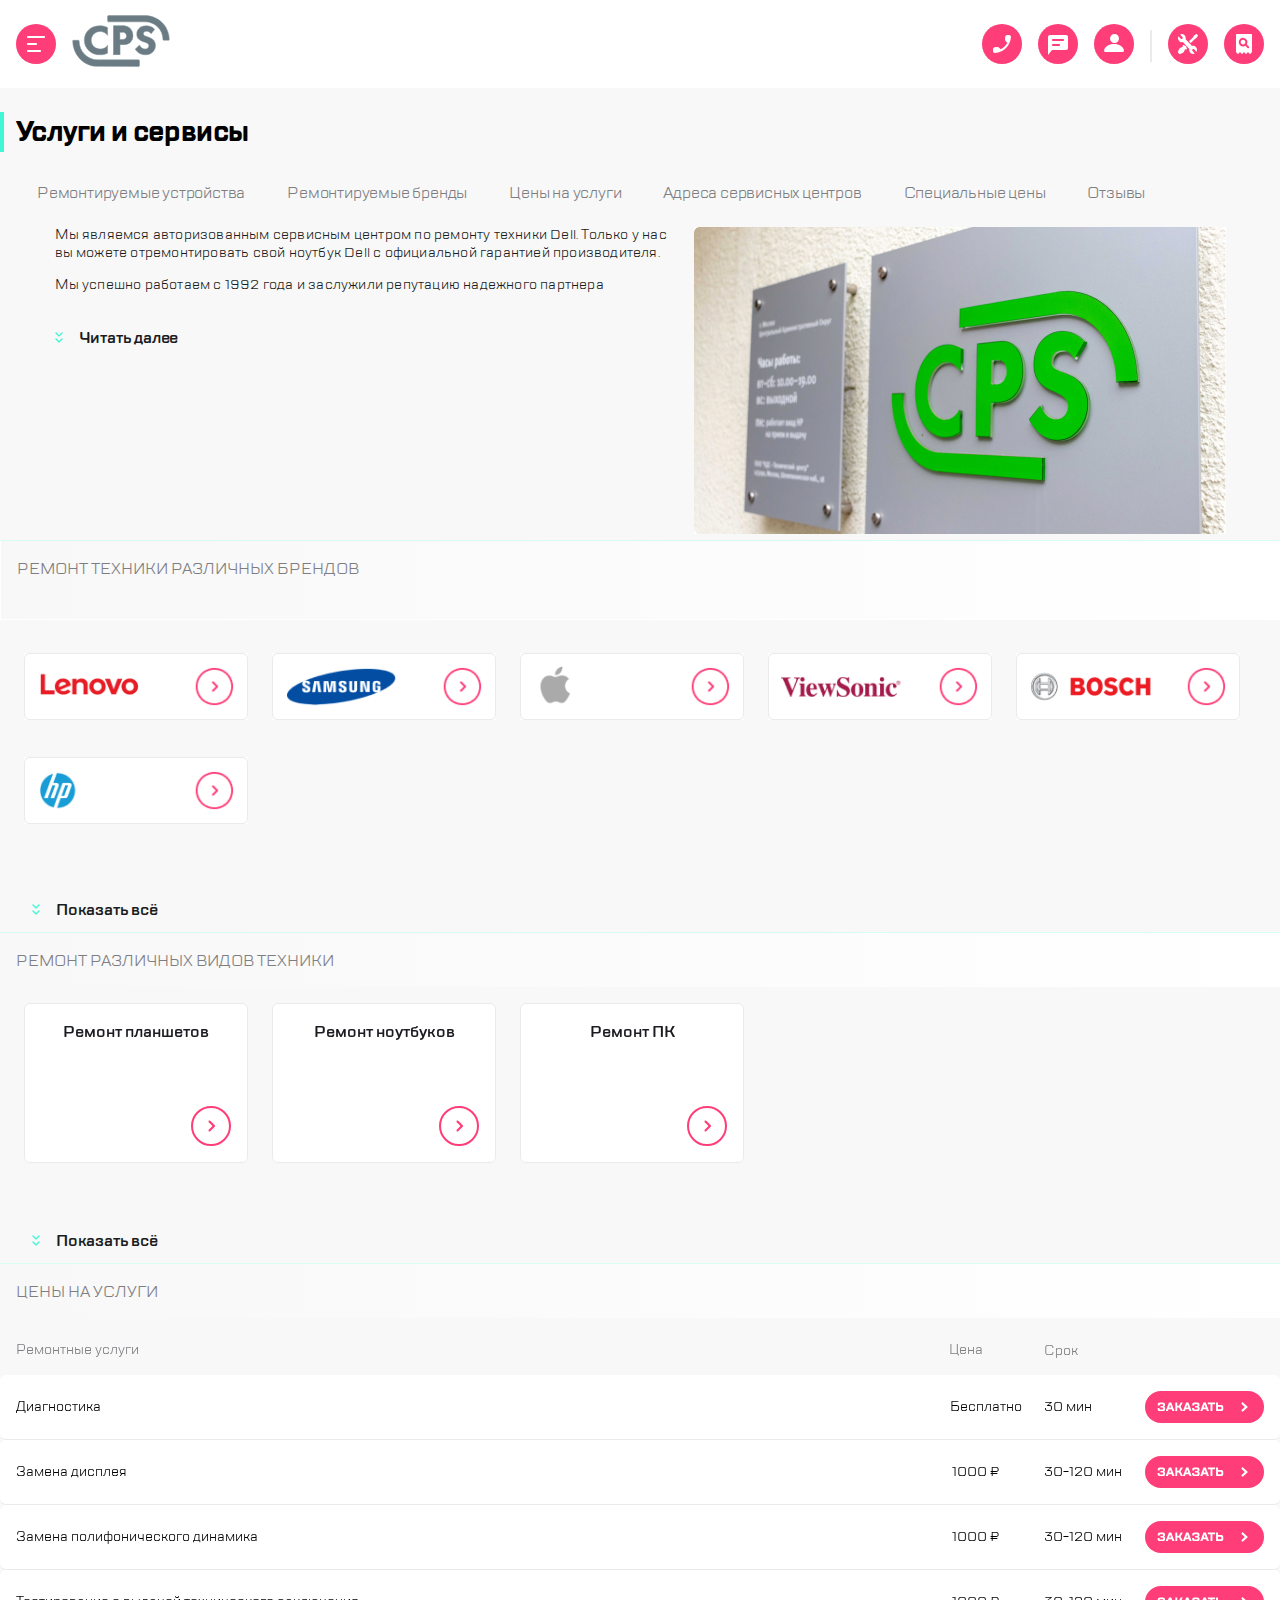
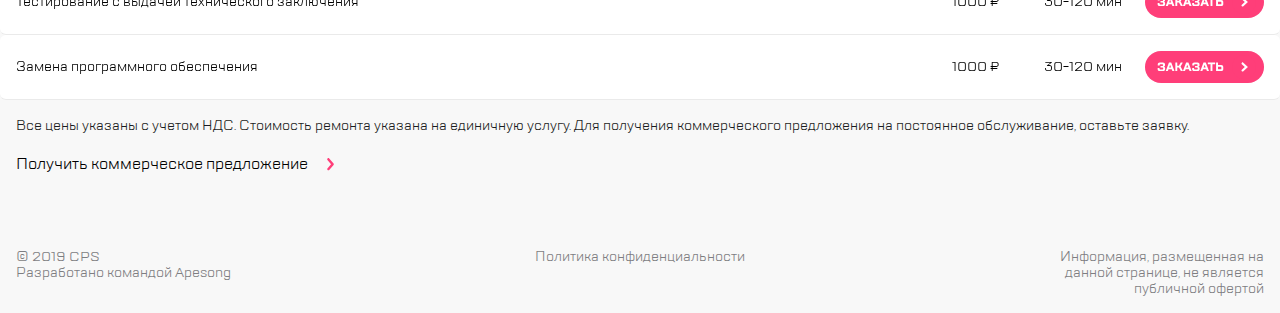
<file: index.html>
<!doctype HTML>
<html>
    <head>
        <title>Макет 1.6</title>
        <meta charset="utf-8">
        <meta name="viewport" content="width=device-width, user-scalable=no, initial-scale=1.0, maximum-scale=1.0, minimum-scale=1.0">
        <link rel="stylesheet" href="Fonts/TTLakes/stylesheet.css">
        <link rel="stylesheet" href="style.css">
        <link rel="stylesheet" href="swiper.min.css">
    </head>
    <body>
        <div class="callback modal">
            <button class="button callback__close">
                <img src="images/close.svg">
            </button>
            <h1 class="title modal__title">Заказать звонок</h1>
            <input class="modal__form" type="tel" placeholder="телефон">
            <p class="modal__text">Нажимая “отправить”, вы даете согласие на <a href="#">обработку персональных данных</a> и соглашаетесь с нашей <a href="#">политикой конфиденциальности</a></p>
            <button class="modal__send">
                <img src="images/Group10.svg">
            </button>
        </div>
        <div class="feedback modal">
            <button class="button feedback__close">
                <img src="images/close.svg">
            </button>
            <h1 class="title modal__title">Обратная связь</h1>
            <input class="modal__form" type="text" placeholder="Имя">
            <input class="modal__form" type="tel" placeholder="телефон">
            <input class="modal__form" type="email" placeholder="email">
            <textarea class="modal__form" type="text" placeholder="Сообщение"></textarea>
            <p class="modal__text">Нажимая “отправить”, вы даете согласие на <a href="#">обработку персональных данных</a> и соглашаетесь с нашей <a href="#">политикой конфиденциальности</a></p>
            <button class="modal__send">
                <img src="images/Group10.svg">
            </button>
        </div>
        <div class="fader fader--disabled"></div>
        <nav class="modal-menu">
            <div class="modal-header">
            <div class="header__block">
                <button class="button header__button">
                    <img class="close" src="images/close.svg">
                </button>
                <a href="index.html" class="logo header__logo"><img src="images/Group.svg"></a>
            </div>
            <div class="header__block">
                <button class="button header__button">
                    <img src="images/search.svg">
                </button>
            </div>
        </div>
            <div class="modal-main">
            <ul class="main__list">
            <li class="main__item">
                <a class="modal-title main__link">Ремонт техники</a>
            </li>
            <li class="main__item">
                <a class="modal-title main__link">Услуги и сервисы</a>
            </li>
            <li class="main__item">
                <a class="modal-title main__link">Корпоративным клиентам</a>
            </li>
            <li class="main__item">
                <a class="modal-title main__link">Продавцам техники</a>
            </li>
            <li class="main__item">
                <a class="modal-title main__link">Партнёрам</a>
            </li>
            <li class="main__item">
                <a class="modal-title main__link">Производителям</a>
            </li>
            <li class="main__item">
                <a class="modal-title main__link">Наши сервисные центры</a>
            </li>
            <li class="main__item">
                <a class="modal-title main__link">Контакты</a>
            </li>
        </ul>
        </div>
            <div class="modal-footer">
            <div class="modal-buttons modal-footer__block">
                <button class="button modal-footer__button callback-button">
                    <img src="images/call.svg">
                </button>
                <button class="button modal-footer__button feedback-button">
                    <img src="images/chat.svg">
                </button>
                <button class="button modal-footer__button">
                    <img src="images/profile.svg">
                </button>
            </div>
            <div class="email modal-footer__block">
                <a class="modal-footer__email">mail@cps.com</a>
            </div>
            <div class="number modal-footer__block">
                <p class="modal-footer__number">8 800 890 8900</p>
            </div>
            <div class="langs modal-footer__block">
                <a class="modal-footer__lang ru">RU</a>
                <a class="modal-footer__lang en">EN</a>
                <a class="modal-footer__lang ch">CH</a>
            </div>
        </div> 
        </nav>
        <header class="header header--mobile">
            <div class="header__block">
                <button class="button header__button">
                    <img class="burger-mobile" src="images/burger.svg">
                </button>
                <a href="index.html" class="logo"><img src="images/Group.svg"></a>
            </div>
            <div class="header__block">
                    <button class="button header__button">
                        <img src="images/repair.svg">
                    </button>
                    <button class="button header__button">
                        <img src="images/checkstatus.svg">
                    </button>
            </div>
        </header>
        <header class="header header--laptop">
            <div class="header__block">
                <button class="button header__button">
                    <img class="burger-laptop" src="images/burger.svg">
                </button>
                <a href="index.html" class="logo header__logo"><img src="images/Group.svg"></a>
            </div>
            <div class="header__block">
                <div class="header__block">
                    <button class="button header__button header__callback">
                        <img src="images/call.svg">
                    </button>
                    <button class="button header__button header__feedback">
                        <img src="images/chat.svg">
                    </button>
                    <button class="button header__button">
                        <img src="images/profile.svg">
                    </button>
                </div>
                <div class="header__block">
                    <button class="button header__button">
                        <img src="images/repair.svg">
                    </button>
                    <button class="button header__button">
                        <img src="images/checkstatus.svg">
                    </button>
                </div>
            </div>    
        </header>
        <header  class="header header--desktop">
            <h1 class="title header__title">Услуги и сервисы</h1>
               <div class="buttons">
                   <label class="buttons__button">
                       <p class="buttons__label">Оставить заявку</p>
                       <button class="button header__button">
                           <img src="images/repair.svg">
                       </button>
                   </label>
                   <label class="buttons__button">
                       <p class="buttons__label">Статус Ремонта</p>
                       <button class="button header__button">
                           <img src="images/checkstatus.svg">
                       </button>
                   </label>
               </div>
        </header>
        <main class="main">
            <h1 class="title main__title">Услуги и сервисы</h1>
            <ul class="menu main__menu">
                <li class="menu__item">
                    <a href="index.html" class="menu__link">Ремонтируемые устройства</a>
                </li>
                <li class="menu__item">
                    <a href="index.html" class="menu__link">Ремонтируемые бренды</a>
                </li>
                <li class="menu__item">
                    <a href="index.html" class="menu__link">Цены на услуги</a>
                </li>
                <li class="menu__item">
                    <a href="index.html" class="menu__link">Адреса сервисных центров</a>
                </li>
                <li class="menu__item">
                    <a href="index.html" class="menu__link">Специальные цены</a>
                </li>
                <li class="menu__item">
                    <a href="index.html" class="menu__link">Отзывы</a>
                </li>
            </ul>
            <section class="main__description">
                <div class="main__text">
                    <p class="main__text--mobile">Мы являемся авторизованным сервисным центром по ремонту техники Dell. Только у нас вы можете отремонтировать свой ноутбук Dell с официальной гарантией производителя.</p>
                    <p class="main__text--laptop">Мы успешно работаем с 1992 года и заслужили репутацию надежного партнера<p class="main__text--desktop">, что подтверждает большое количество постоянных клиентов. Мы гордимся тем, что к нам обращаются по рекомендациям и, в свою очередь, советуют нас родным и близким.</p></p>
                    <br>
                    <label for="main__read-more"><img class="read-more__icon" src="images/icon.svg"></label><button class="main__read-more" id="main__read-more">Читать далее</button>  
                </div>
                <div class="main__image-container"><img class="main__img" src="images/MG_3223.jpg"></div>
            </section>
            <div class="brands">
                <div class="header-brands">
                    <p class="header-brands__title">Ремонт техники различных брендов</p>
                </div>
                <div class="main-brands">
                    <div class="slider-container" data-mobile="false">
                        <div class="swiper-wrapper">
                            <button class="swiper-slide main-brands__button"><img src="images/cat1.png"></button>
                            <button class="swiper-slide main-brands__button"><img src="images/cat2.png"></button>
                            <button class="swiper-slide main-brands__button"><img src="images/cat3.png"></button>
                            <button class="swiper-slide main-brands__button"><img src="images/cat4.png"></button>
                            <button class="swiper-slide main-brands__button"><img src="images/cat5.png"></button>                             
                            <button class="swiper-slide main-brands__button"><img src="images/cat6.png"></button>
                            <button class="swiper-slide main-brands__button hidden"><img src="images/cat7.png"></button>
                            <button class="swiper-slide main-brands__button hidden"><img src="images/cat8.png"></button>
                            <button class="swiper-slide main-brands__button hidden"><img src="images/cat9.png"></button>
                            <button class="swiper-slide main-brands__button hidden"><img src="images/cat10.png"></button>
                            <button class="swiper-slide main-brands__button hidden"><img src="images/cat11.png"></button>
                        </div>
                        <div class="swiper-pagination"></div>   
                    </div>
                    <label for="main-brands__read-more"><img class="main-brands__icon" src="images/icon.svg"></label><button class="read-more main-brands__read-more" id="main-brands__read-more">Показать всё</button>  
                </div>
            </div>
            <div class="technics">
                <div class="header-technics">
                    <p class="header-technics__title">Ремонт различных видов техники</p>
                </div>
                <div class="main-technics">
                    <div class="slider-container">
                        <div class="swiper-wrapper">
                            <button class="swiper-slide main-technics__button"><p class="main-technics__text">Ремонт планшетов</p></button>
                            <button class="swiper-slide main-technics__button"><p class="main-technics__text">Ремонт ноутбуков</p></button>
                            <button class="swiper-slide main-technics__button"><p class="main-technics__text">Ремонт ПК</p></button>
                            <button class="swiper-slide main-technics__button hidden-technics"><p class="main-technics__text">Ремонт мониторов</p></button>
                            <button class="swiper-slide main-technics__button hidden-technics"><p class="main-technics__text">Ремонт когтедралок</p></button>
                            <button class="swiper-slide main-technics__button hidden-technics"><p class="main-technics__text">Ремонт лотков</p></button>
                            <button class="swiper-slide main-technics__button hidden-technics"><p class="main-technics__text">Ремонт гнёзд</p></button>
                            <button class="swiper-slide main-technics__button hidden-technics"><p class="main-technics__text">Ремонт психики</p></button>
                        </div>
                        <div class="swiper-pagination"></div>
                    </div>
                    <label for="read-more"><img class="main-technics__icon" src="images/icon.svg"></label><button class="read-more main-technics__read-more" id="read-more">Показать всё</button>
                </div>
            </div>
            <div class="prices">
                <div class="header-prices">
            <p class="header-prices__title">Цены на услуги</p>
        </div>
                <div class="main-prices">
                    <div class="slider-container prices-container">
                        <div class="swiper-wrapper">
                            <div class="main-prices__services--mobile-hidden">
                                <p class="main-prices__service">Ремонтные услуги</p>
                                <p class="main-prices__price">Цена</p>
                                <p class="main-prices__term-order">Срок</p>
                            </div>
                            <div class="swiper-slide main-prices__services">
                                <p class="main-prices--mobile">Ремонтные услуги</p>
                                <p class="main-prices__service">Диагностика</p>
                                <p class="main-prices--mobile">Цена</p>
                                <p class="main-prices__price">Бесплатно</p>
                                <p class="main-prices--mobile">Срок</p>
                                <div class="main-prices__term-order">
                                    <p class="term">30 мин</p>
                                    <button class="order">
                                        <img src="images/order.svg">
                                    </button>
                                </div>
                            </div>
                            <div class="swiper-slide main-prices__services">
                                <p class="main-prices--mobile">Ремонтные услуги</p>
                                <p class="main-prices__service">Замена дисплея</p>
                                <p class="main-prices--mobile">Цена</p>
                                <p class="main-prices__price">1000 ₽</p>
                                <p class="main-prices--mobile">Срок</p>
                                <div class="main-prices__term-order">
                                    <p class="term">30-120 мин</p>
                                    <button class="order">
                                        <img src="images/order.svg">
                                    </button>
                                </div>
                            </div>
                            <div class="swiper-slide main-prices__services">
                                <p class="main-prices--mobile">Ремонтные услуги</p>
                                <p class="main-prices__service">Замена полифонического динамика</p>
                                <p class="main-prices--mobile">Цена</p>
                                <p class="main-prices__price">1000 ₽</p>
                                <p class="main-prices--mobile">Срок</p>
                                <div class="main-prices__term-order">
                                    <p class="term">30-120 мин</p>
                                    <button class="order">
                                        <img src="images/order.svg">
                                    </button>
                                </div>
                            </div>
                            <div class="swiper-slide main-prices__services">
                                <p class="main-prices--mobile">Ремонтные услуги</p>
                                <p class="main-prices__service">Тестирование с выдачей технического заключения</p>
                                <p class="main-prices--mobile">Цена</p>
                                <p class="main-prices__price">1000 ₽</p>
                                <p class="main-prices--mobile">Срок</p>
                                <div class="main-prices__term-order">
                                    <p class="term">30-120 мин</p>
                                    <button class="order">
                                        <img src="images/order.svg">
                                    </button>
                                </div>
                            </div>
                            <div class="swiper-slide main-prices__services">
                                <p class="main-prices--mobile">Ремонтные услуги</p>
                                <p class="main-prices__service">Замена программного обеспечения</p>
                                <p class="main-prices--mobile">Цена</p>
                                <p class="main-prices__price">1000 ₽</p>
                                <p class="main-prices--mobile">Срок</p>
                                <div class="main-prices__term-order">
                                    <p class="term">30-120 мин</p>
                                    <button class="order">
                                        <img src="images/order.svg">
                                    </button>
                                </div>
                            </div>
                        </div>
                        <div class="swiper-pagination"></div>
                    </div>
                    <p class="main-prices__description">Все цены указаны с учетом НДС. Стоимость ремонта указана на единичную услугу. Для получения коммерческого предложения на постоянное обслуживание, оставьте заявку.</p>
                    <p class="main-prices__offer-text">Получить коммерческое предложение<img class="main-prices__offer" src="images/Line.svg"></p>
                </div>
            </div>
            <footer class="footer">
            <div class="footer__block">
                <p class="footer__text">© 2019 CPS</p>
                <p class="footer__text">Разработано командой Apesong</p>
            </div>
            <div class="footer__block">
                <a class="footer__text">Политика конфиденциальности</a>
            </div>
            <div class="footer__block">
                <p class="footer__text">Информация, размещенная на данной странице, не является публичной офертой</p>
            </div>
        </footer>
        </main>
        <script src="swiper.min.js"></script>
        <script src="read-more.js"></script>  
        <script src="read-more-technics.js"></script> 
        <script src="slider-technics.js"></script>
        <script src="read-more-main.js"></script>  
        <script src="menu.js"></script>
    </body>
</html>
</file>
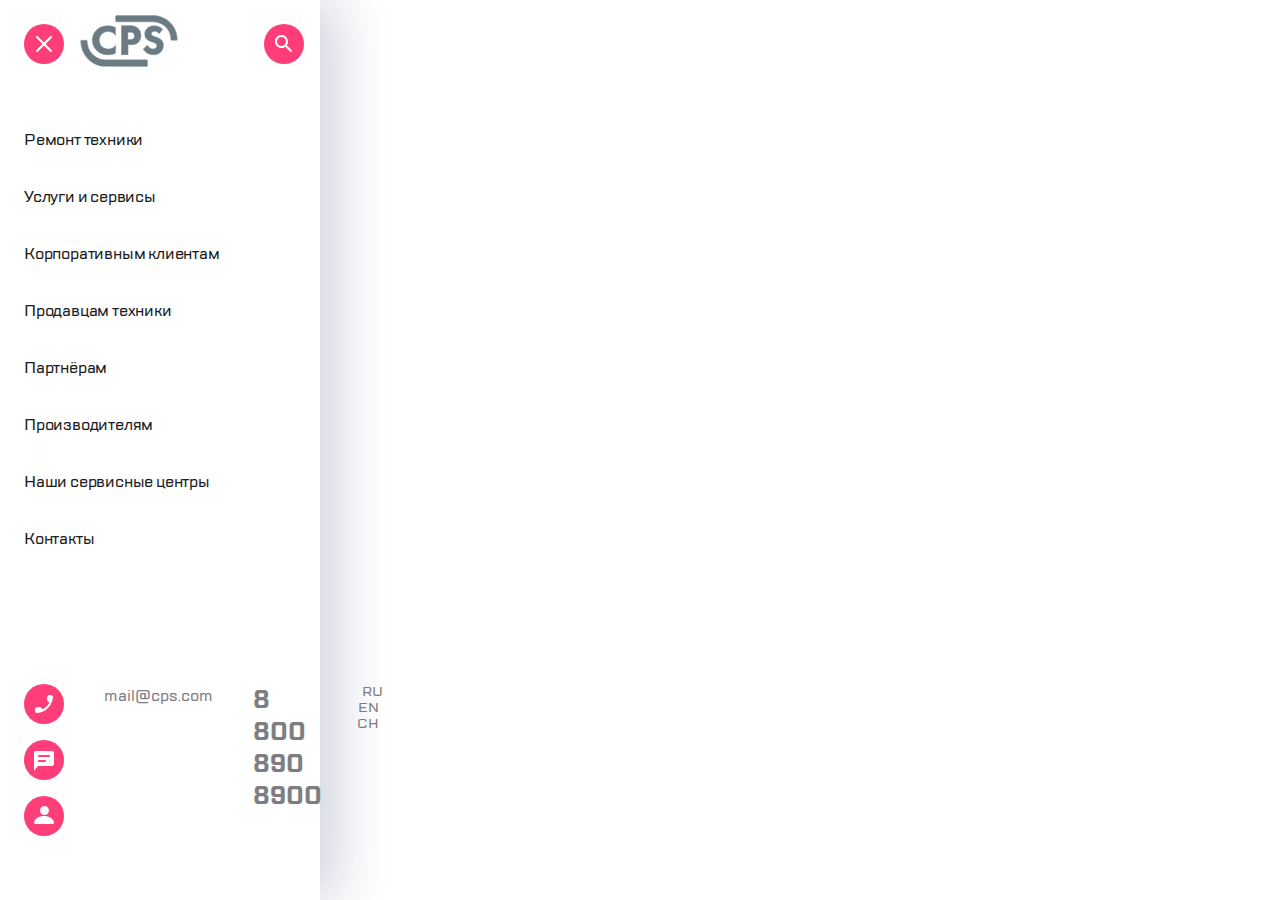
<file: menu/index.html>
<!doctype HTML>
<html>
    <head>
        <title>Макет 1.4</title>
        <meta charset="utf-8">
        <link rel="stylesheet" href="../Fonts/TTLakes/stylesheet.css">
        <link rel="stylesheet" href="../style.css">
        <link rel="stylesheet" href="menu.css">
    </head>
    <body>
        <header class="header">
            <div class="header__block">
                <button class="button header__button">
                    <img src="images/close.svg">
                </button>
                <a href="index.html" class="logo"><img src="images/Group.svg"></a>
            </div>
            <div class="header__block">
                <button class="button header__button">
                    <img src="images/search.svg">
                </button>
            </div>
        </header>
        <main class="main">
            <ul class="main__list">
            <li class="main__item">
                <a class="title main__link">Ремонт техники</a>
            </li>
            <li class="main__item">
                <a class="title main__link">Услуги и сервисы</a>
            </li>
            <li class="main__item">
                <a class="title main__link">Корпоративным клиентам</a>
            </li>
            <li class="main__item">
                <a class="title main__link">Продавцам техники</a>
            </li>
            <li class="main__item">
                <a class="title main__link">Партнёрам</a>
            </li>
            <li class="main__item">
                <a class="title main__link">Производителям</a>
            </li>
            <li class="main__item">
                <a class="title main__link">Наши сервисные центры</a>
            </li>
            <li class="main__item">
                <a class="title main__link">Контакты</a>
            </li>
        </ul>
        </main>
        <footer class="footer">
            <div class="buttons footer__block">
                <button class="button footer__button">
                    <img src="images/call.svg">
                </button>
                <button class="button footer__button">
                    <img src="images/chat.svg">
                </button>
                <button class="button footer__button">
                    <img src="images/profile.svg">
                </button>
            </div>
            <div class="email footer__block">
                <a class="footer__email">mail@cps.com</a>
            </div>
            <div class="number footer__block">
                <p class="footer__number">8 800 890 8900</p>
            </div>
            <div class="langs footer__block">
                <a class="footer__lang ru">RU</a>
                <a class="footer__lang en">EN</a>
                <a class="footer__lang ch">CH</a>
            </div>
        </footer> 
    </body>
</html>
</file>
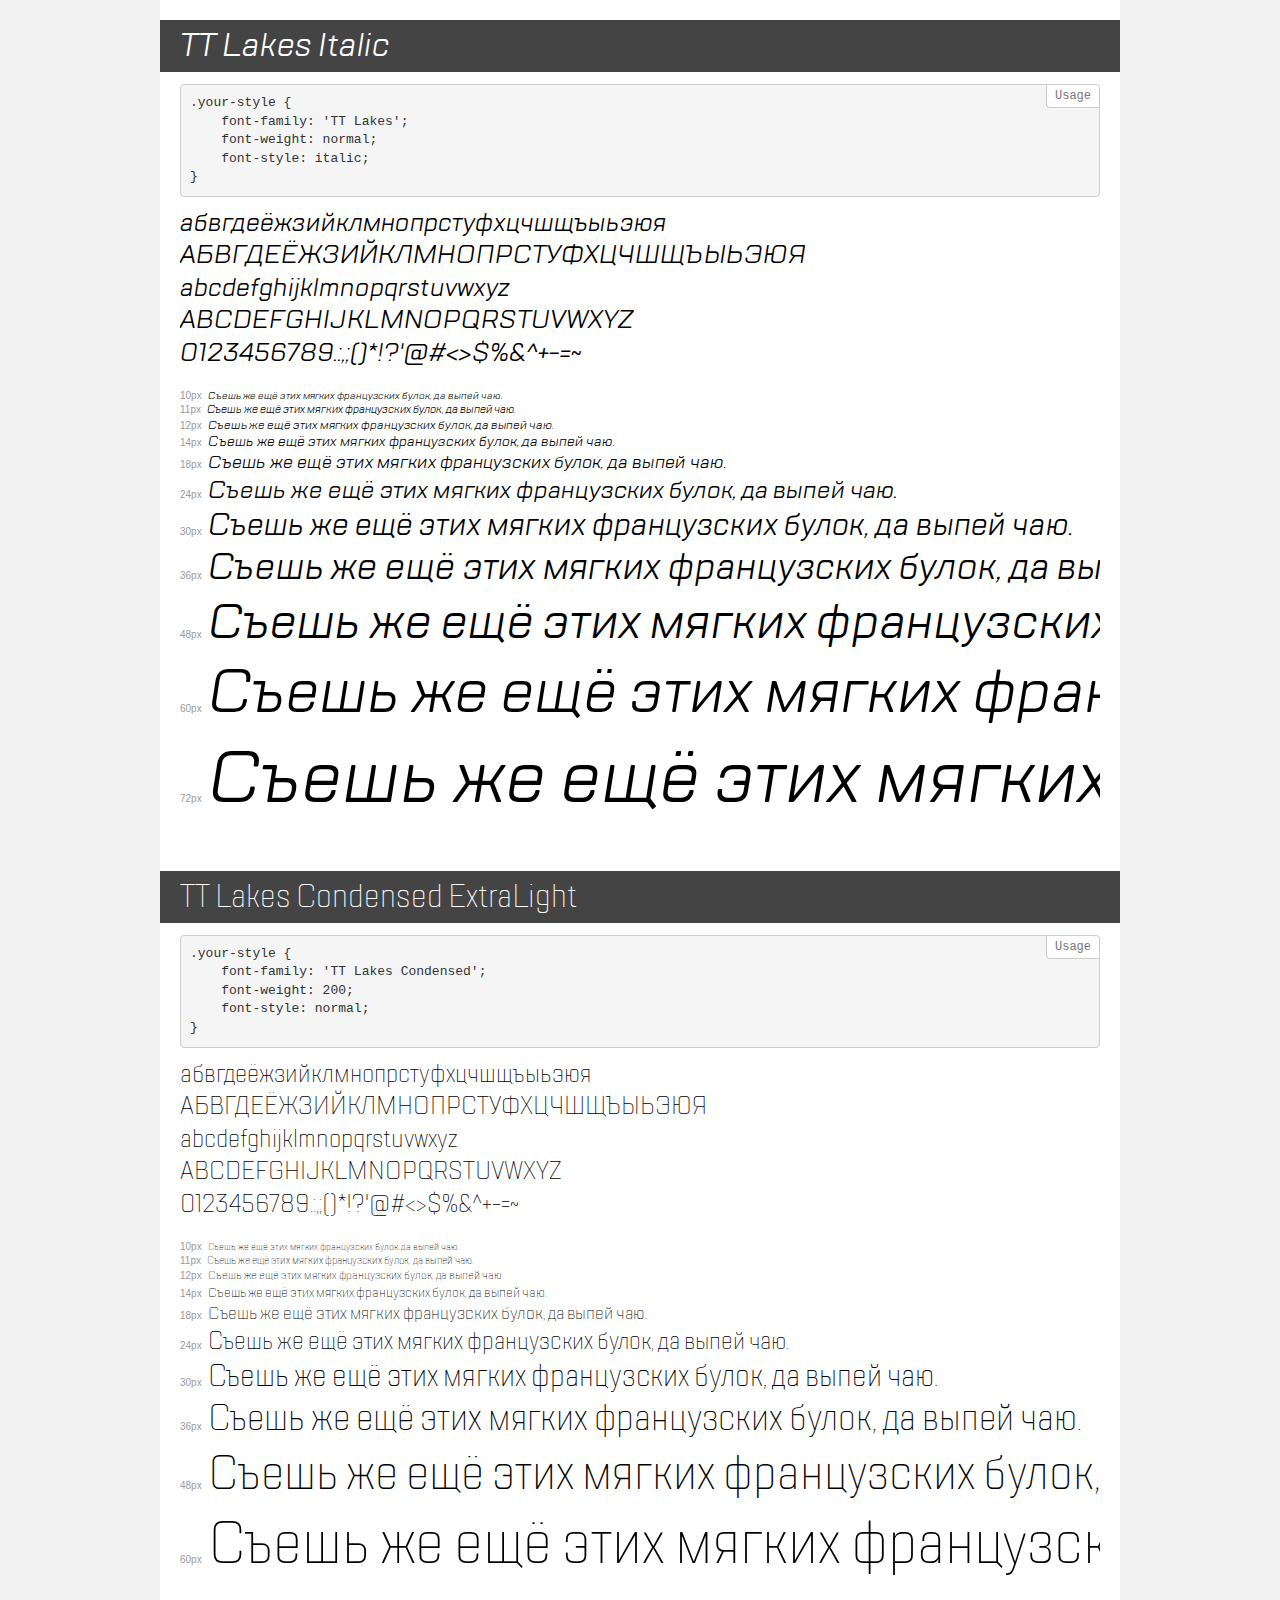
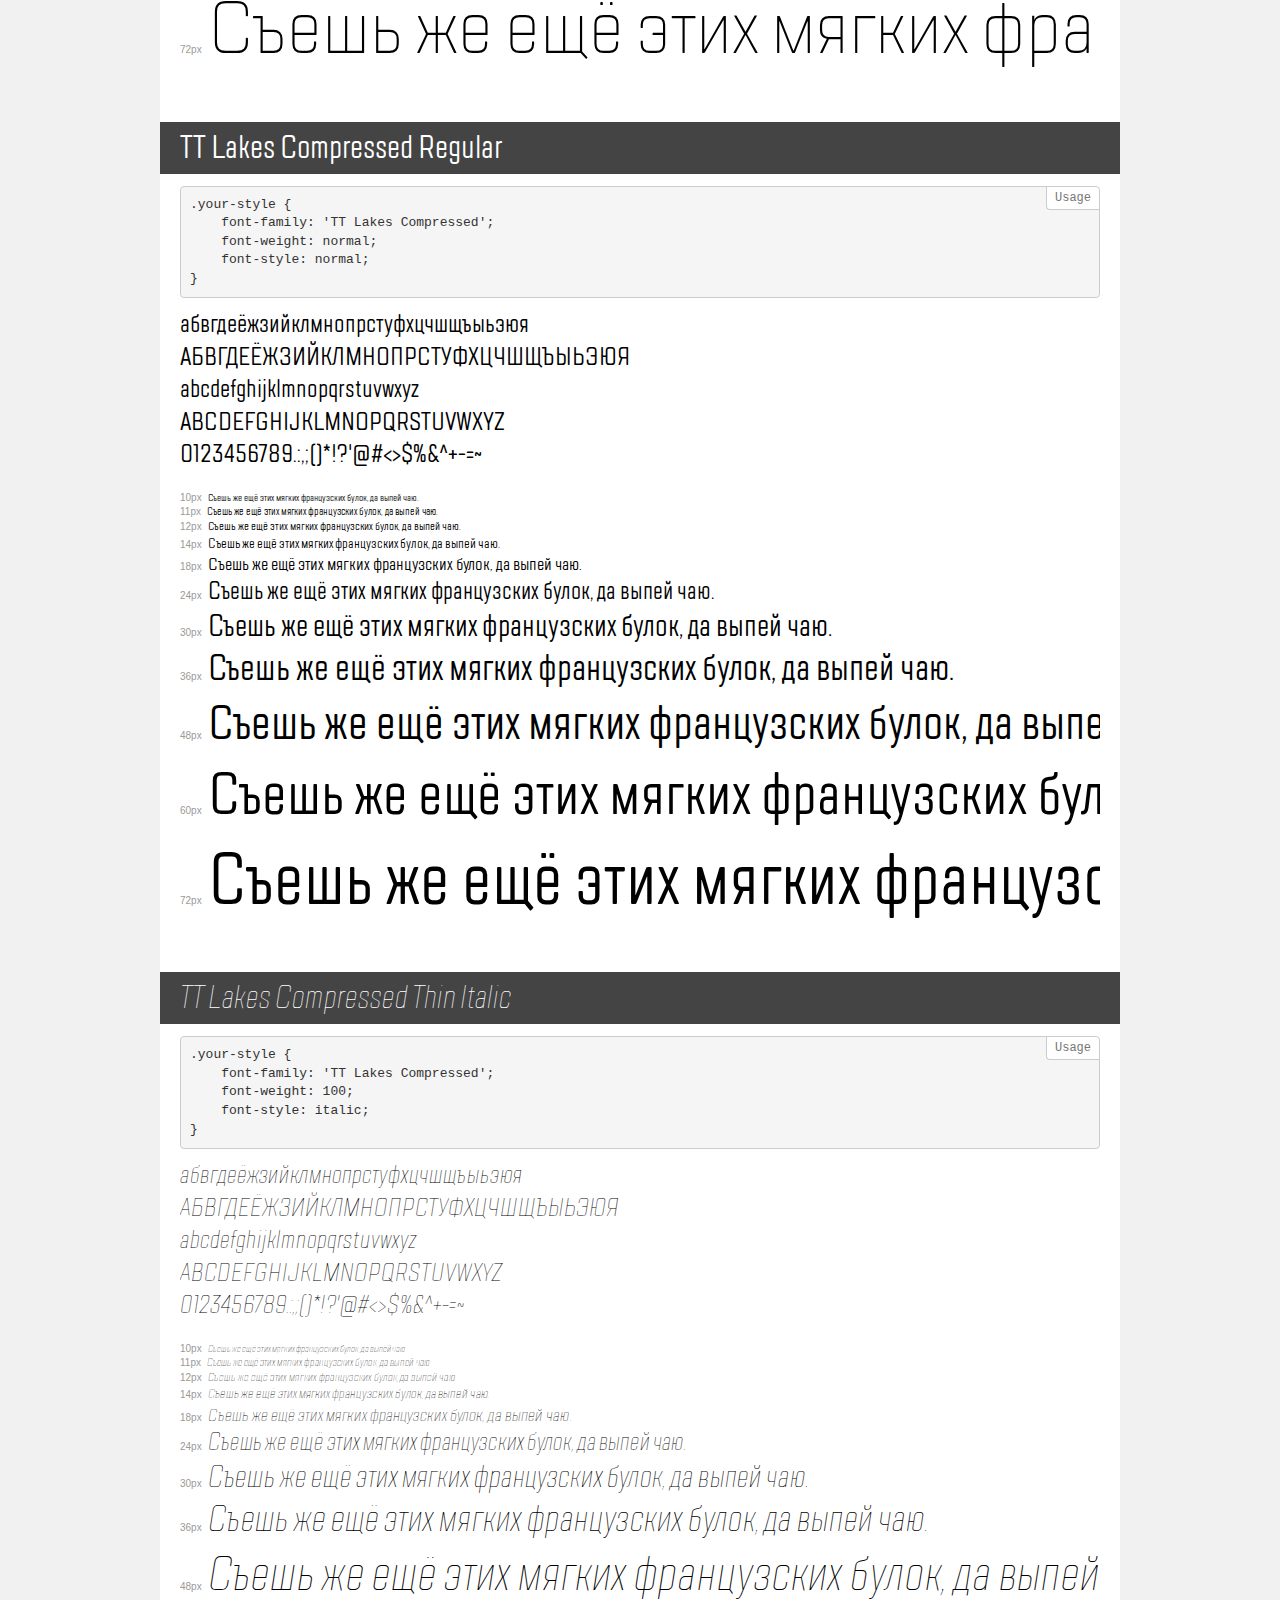
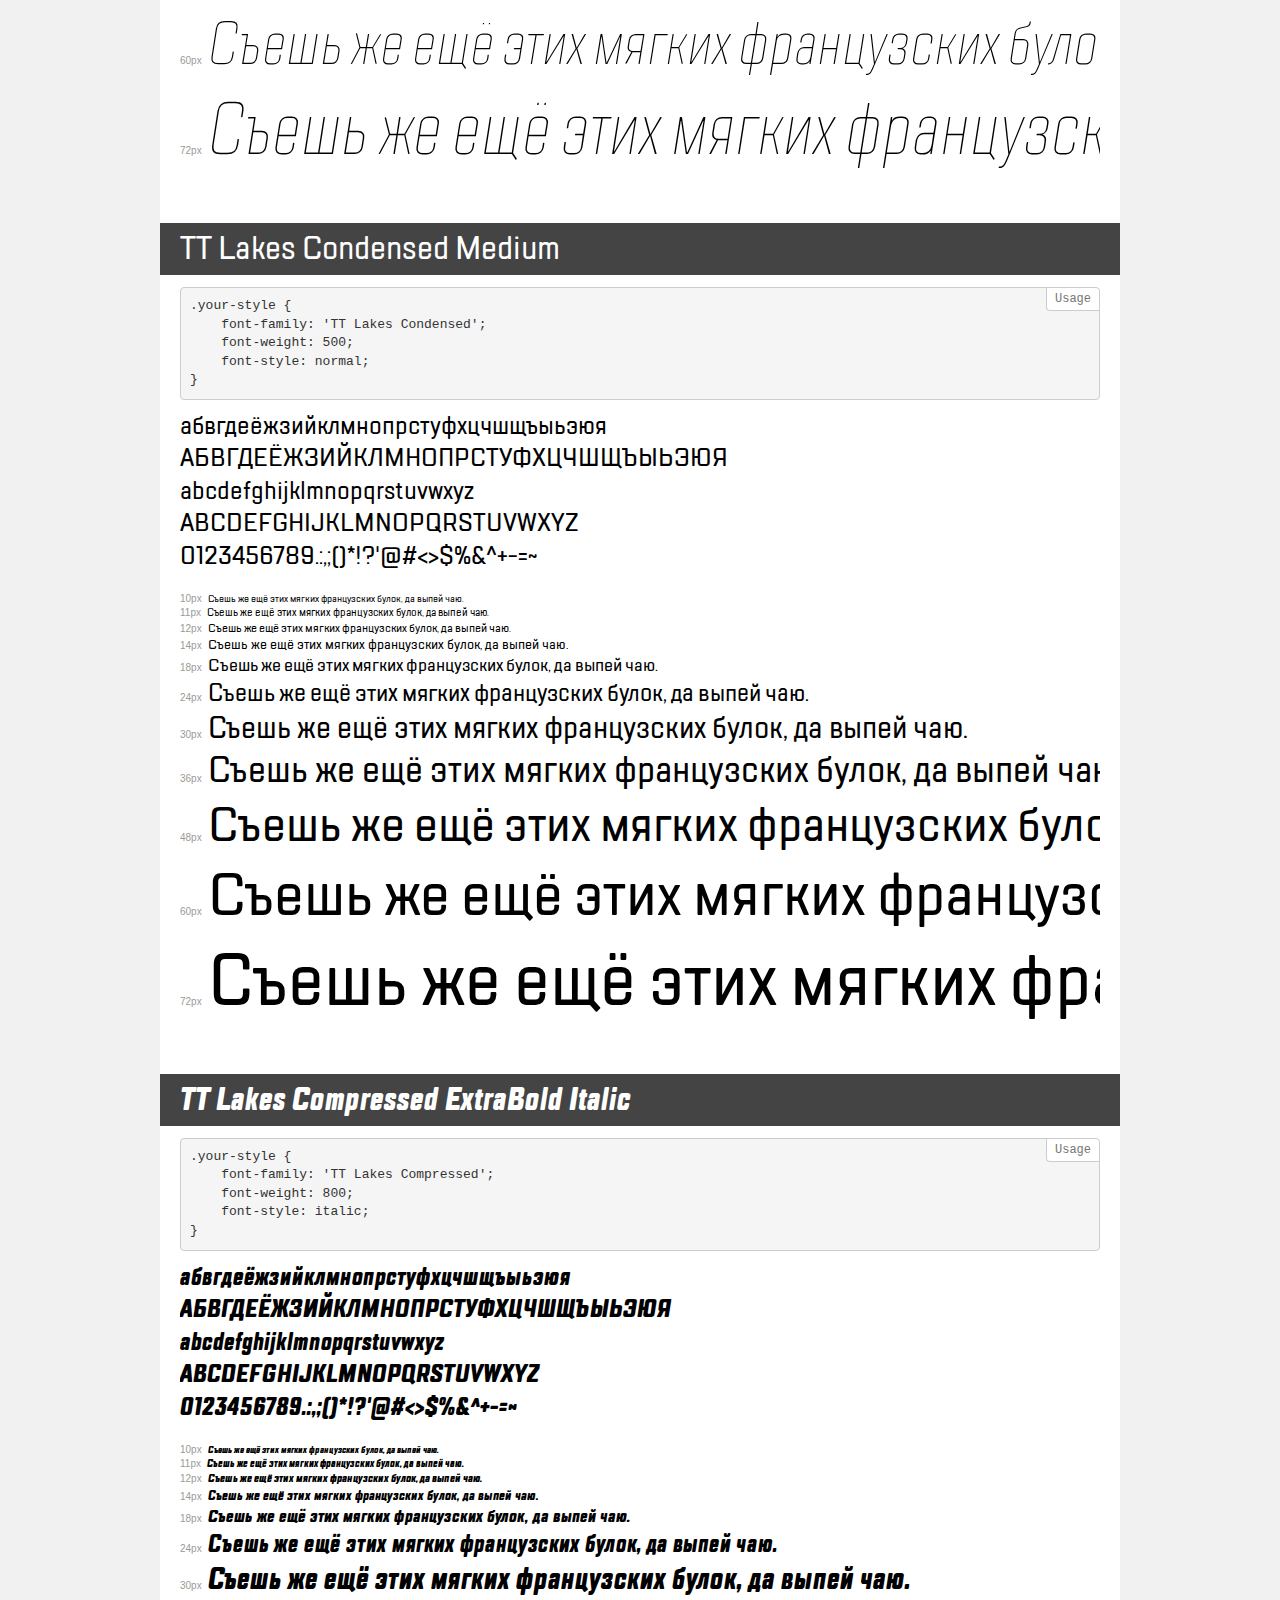
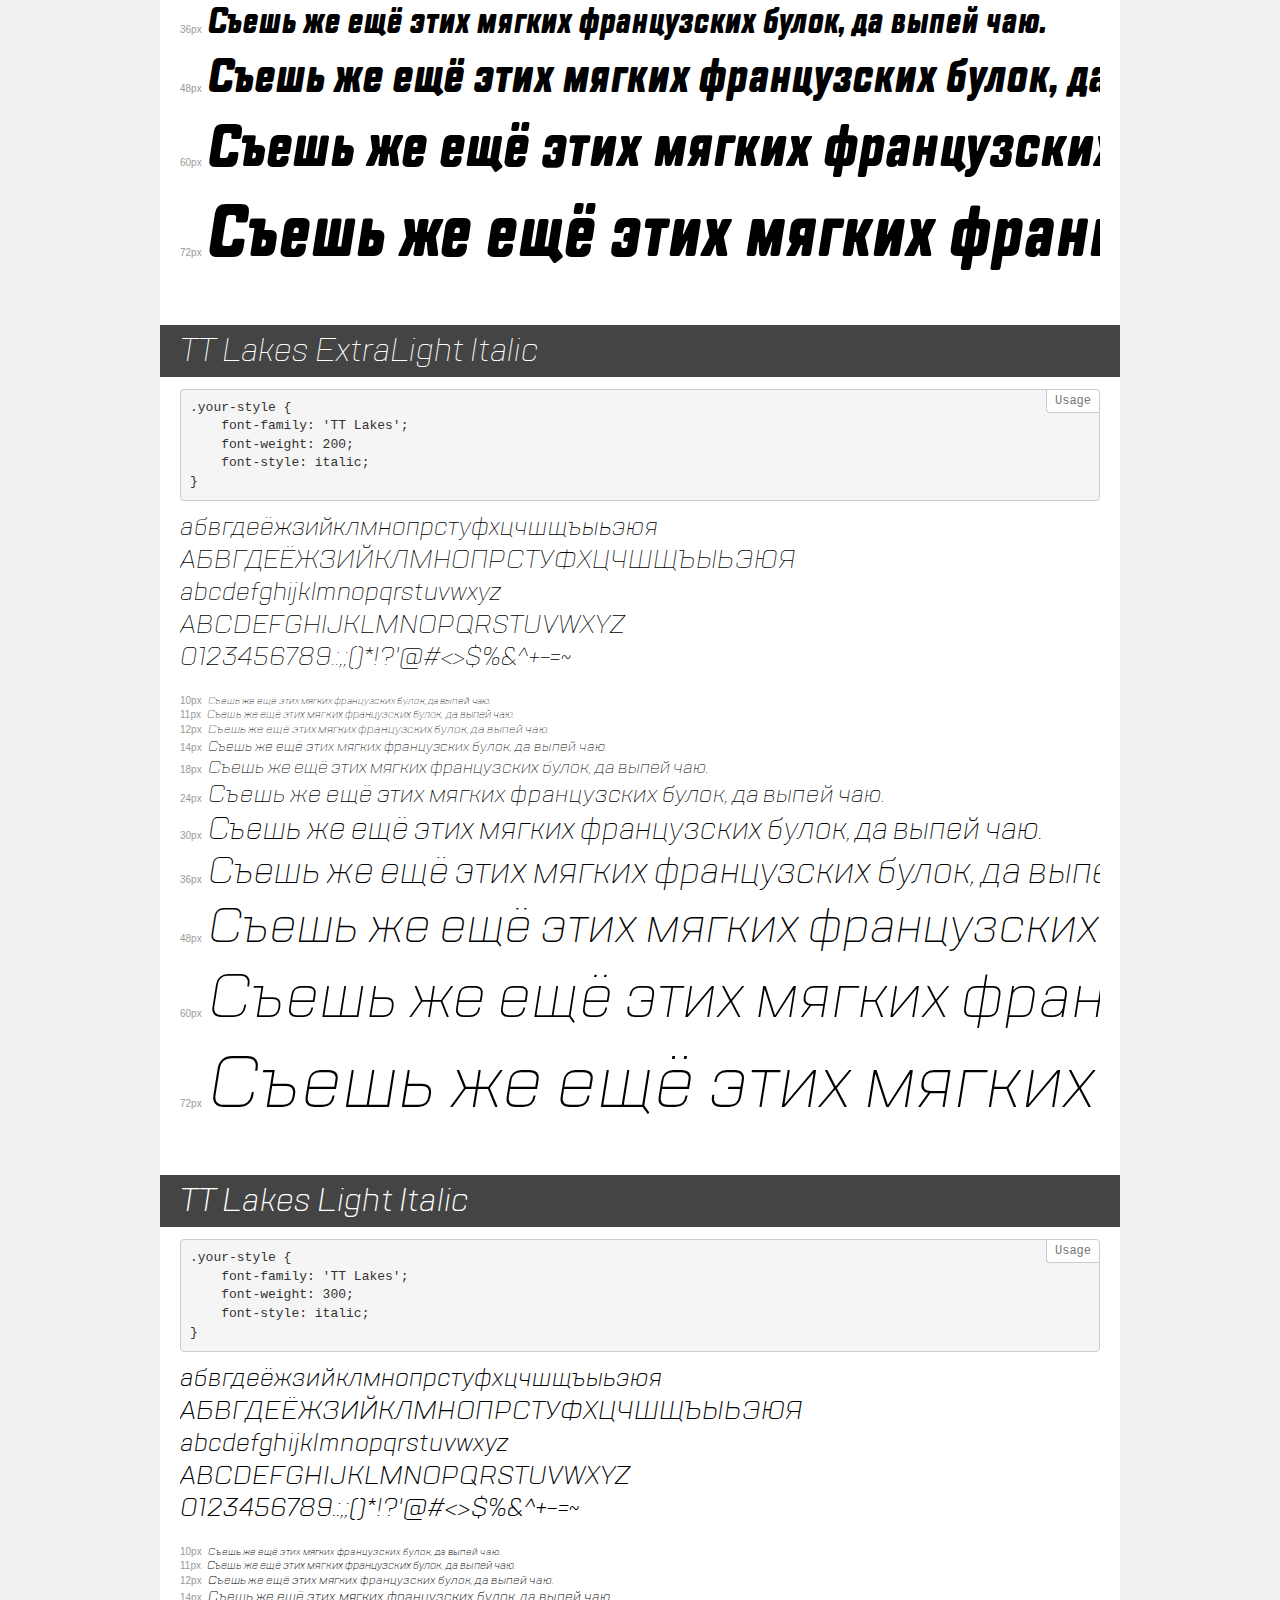
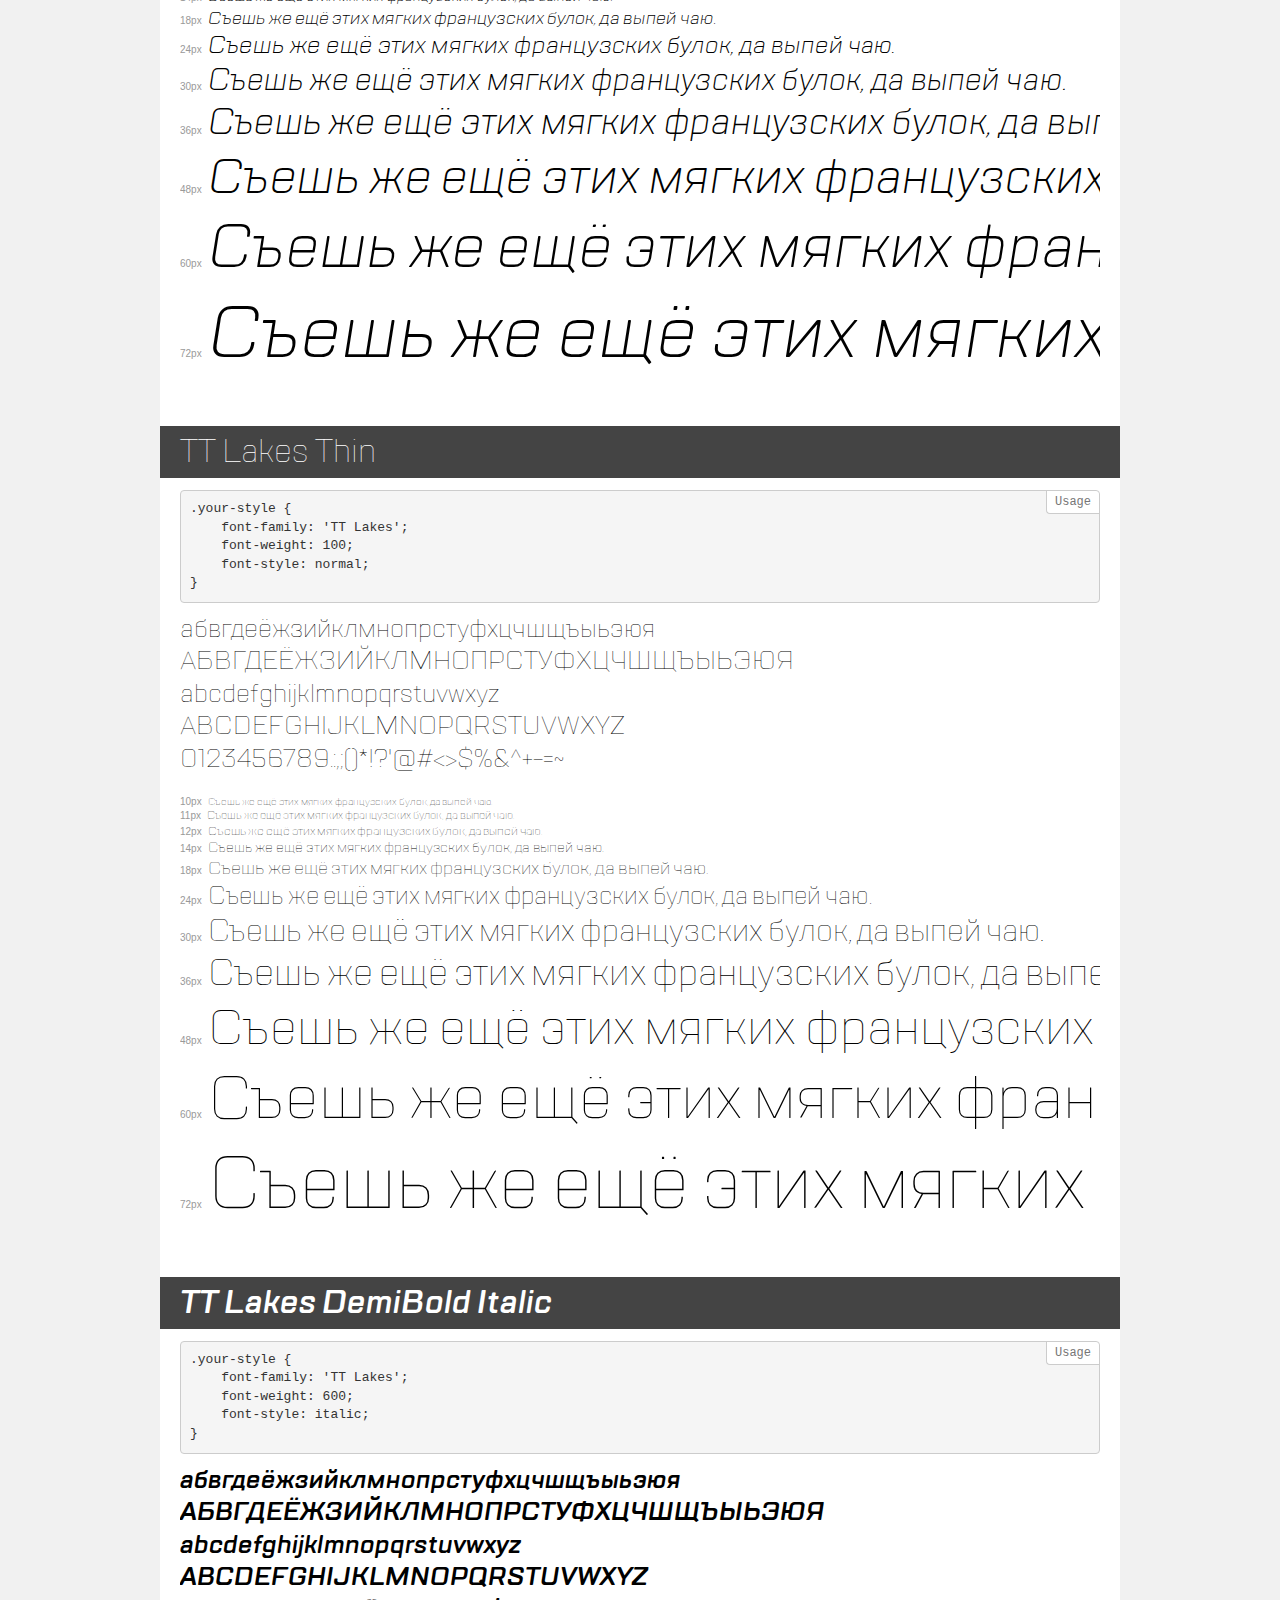
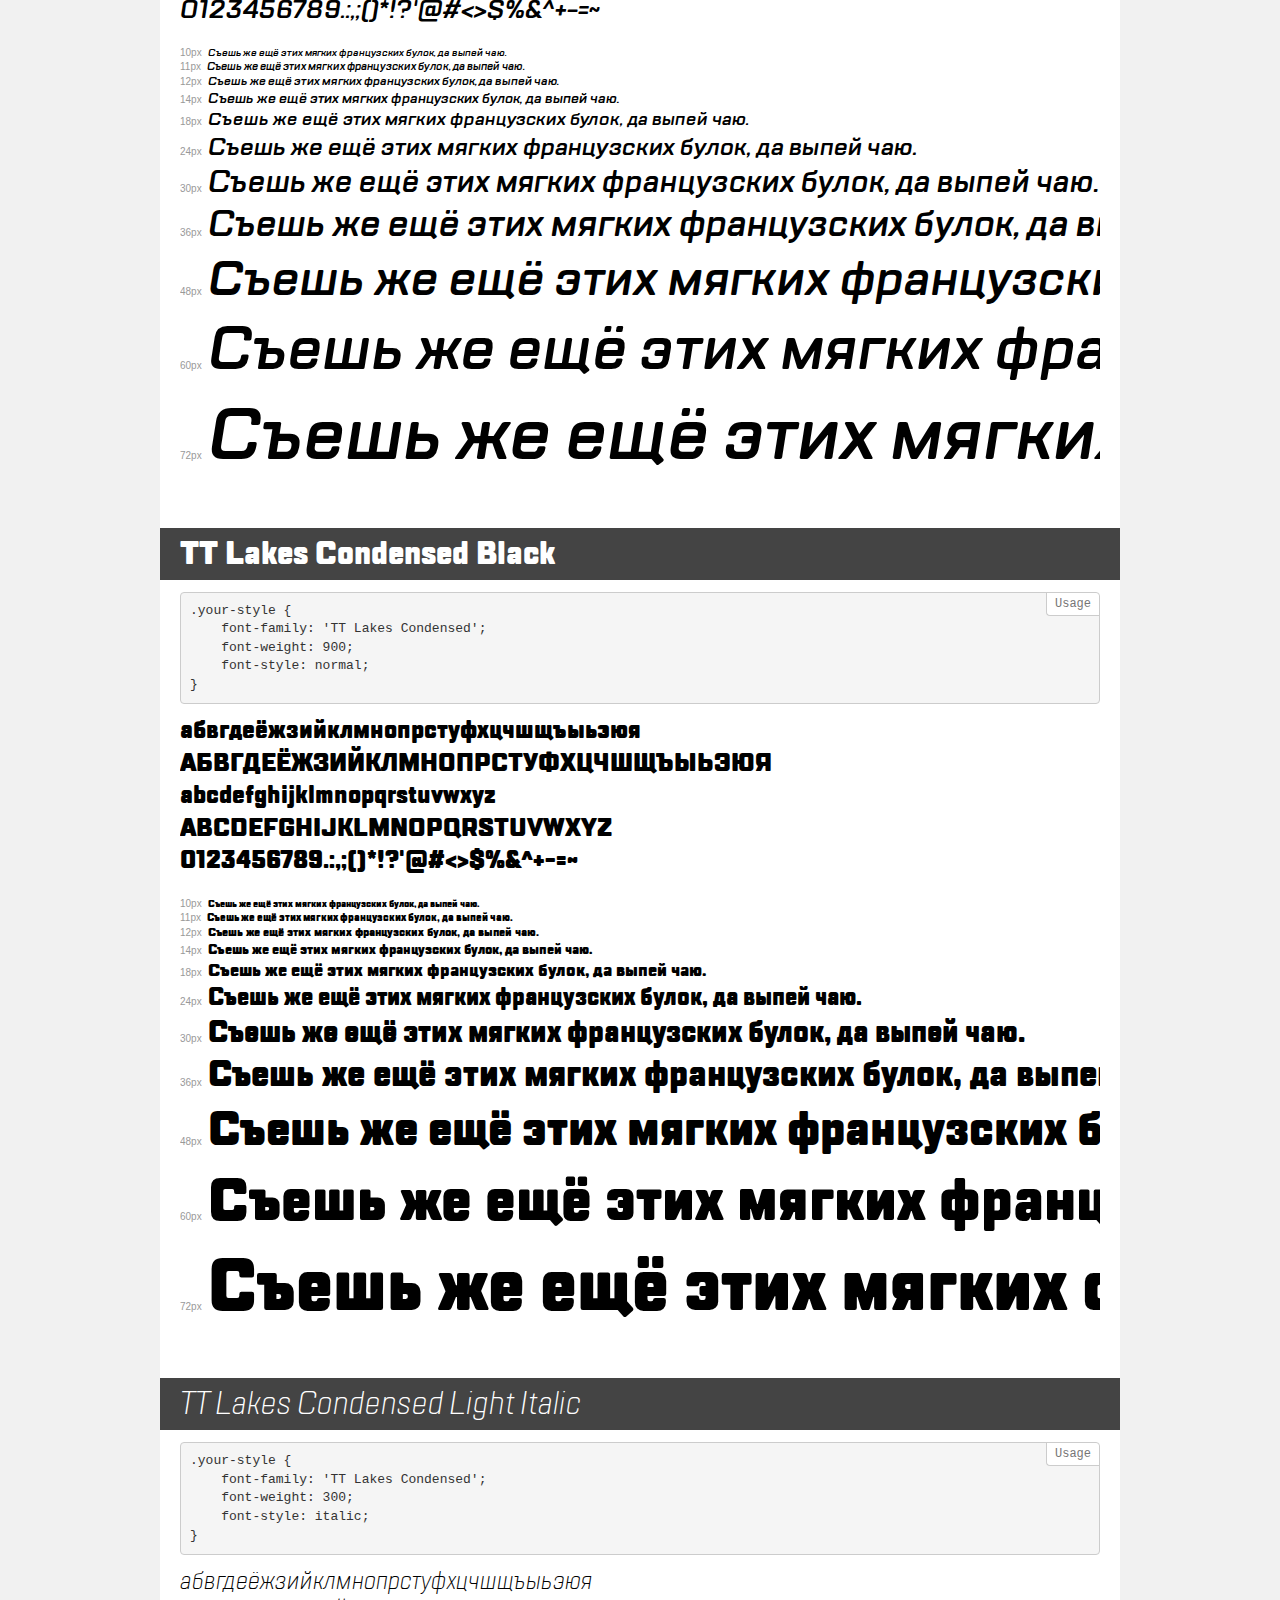
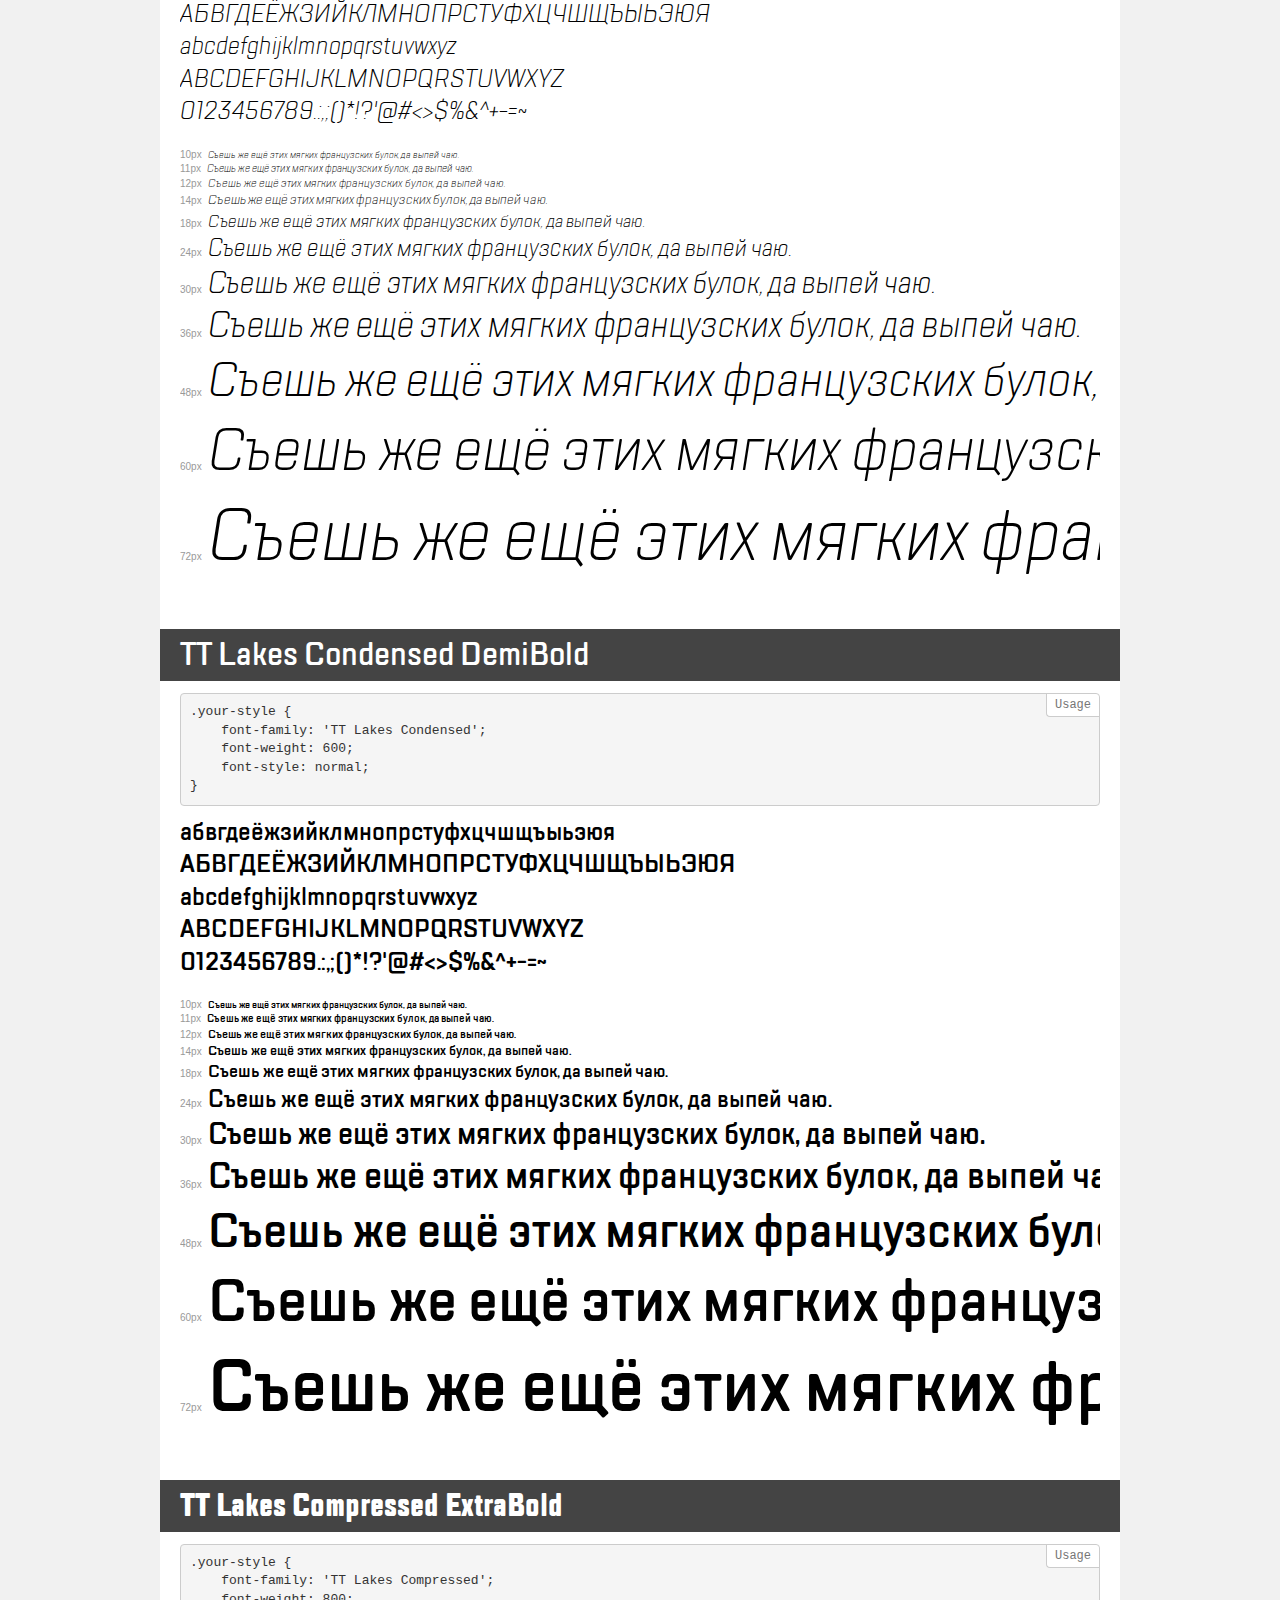
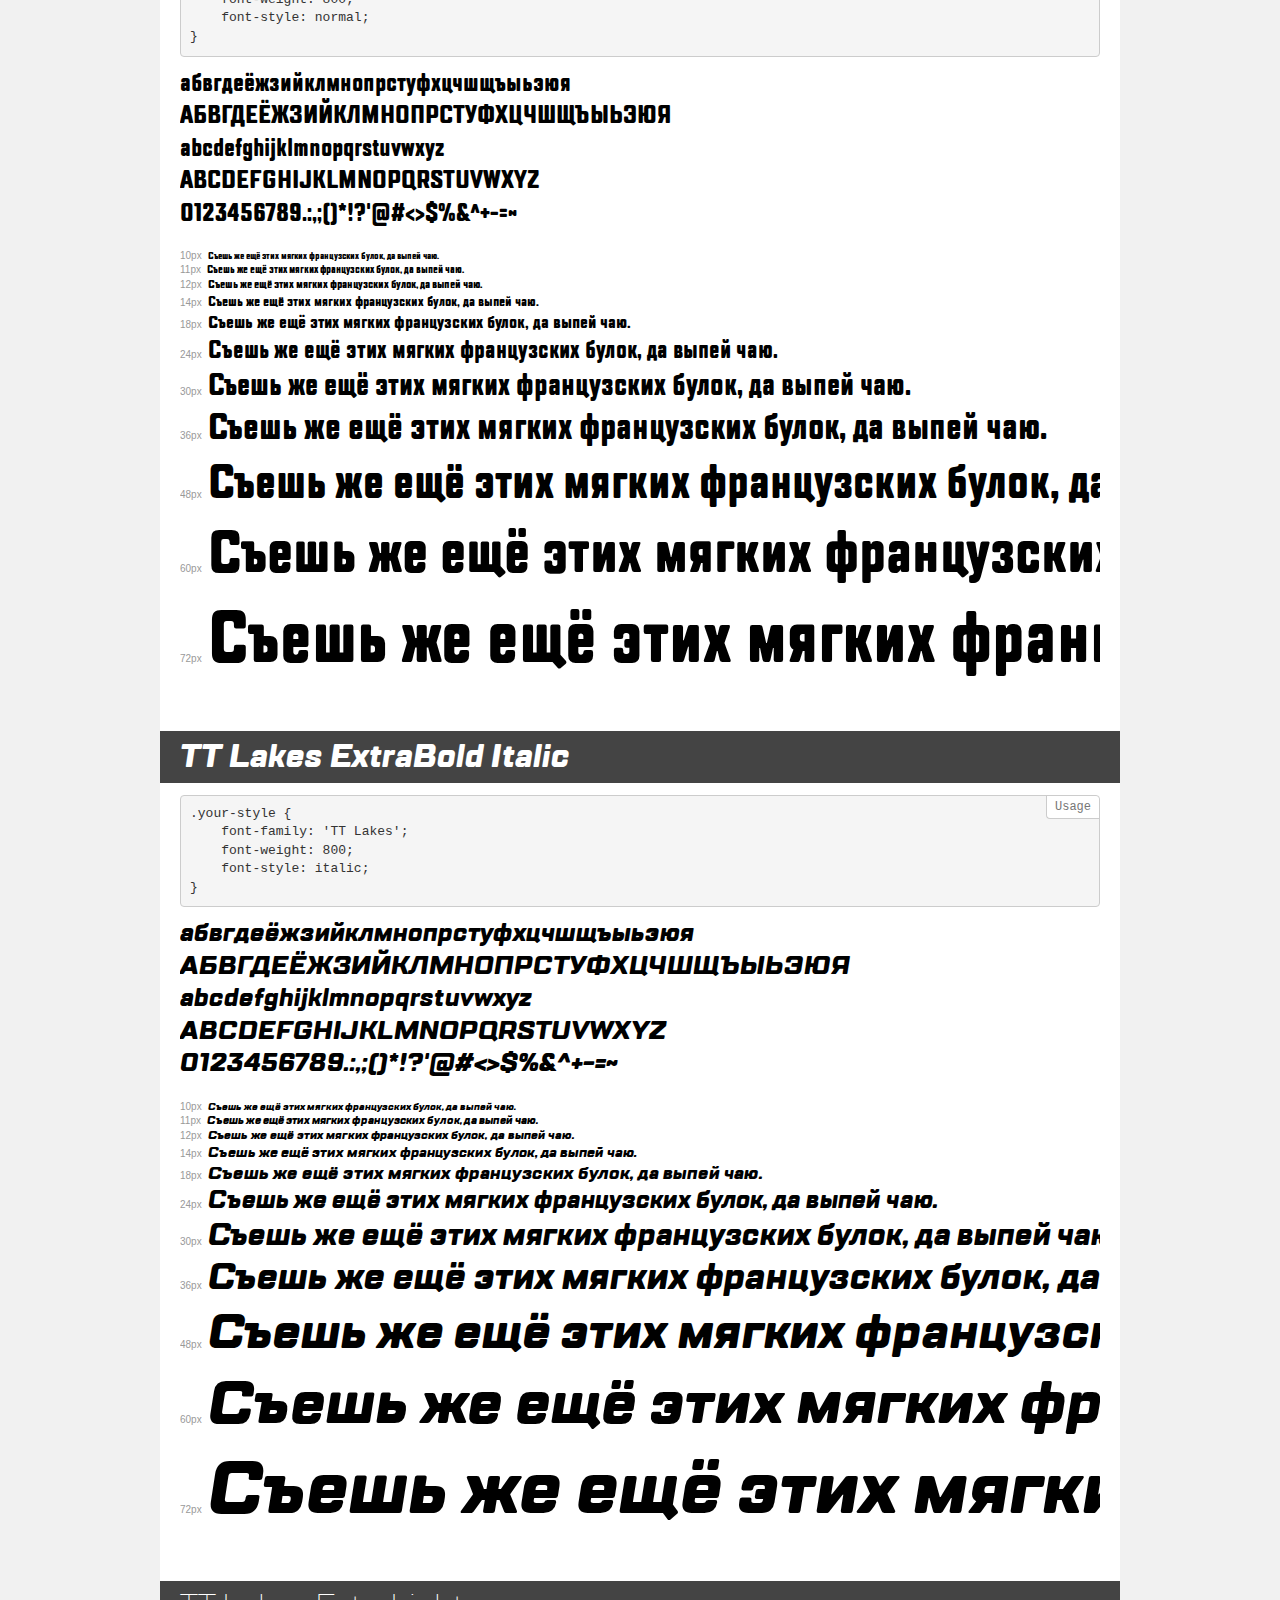
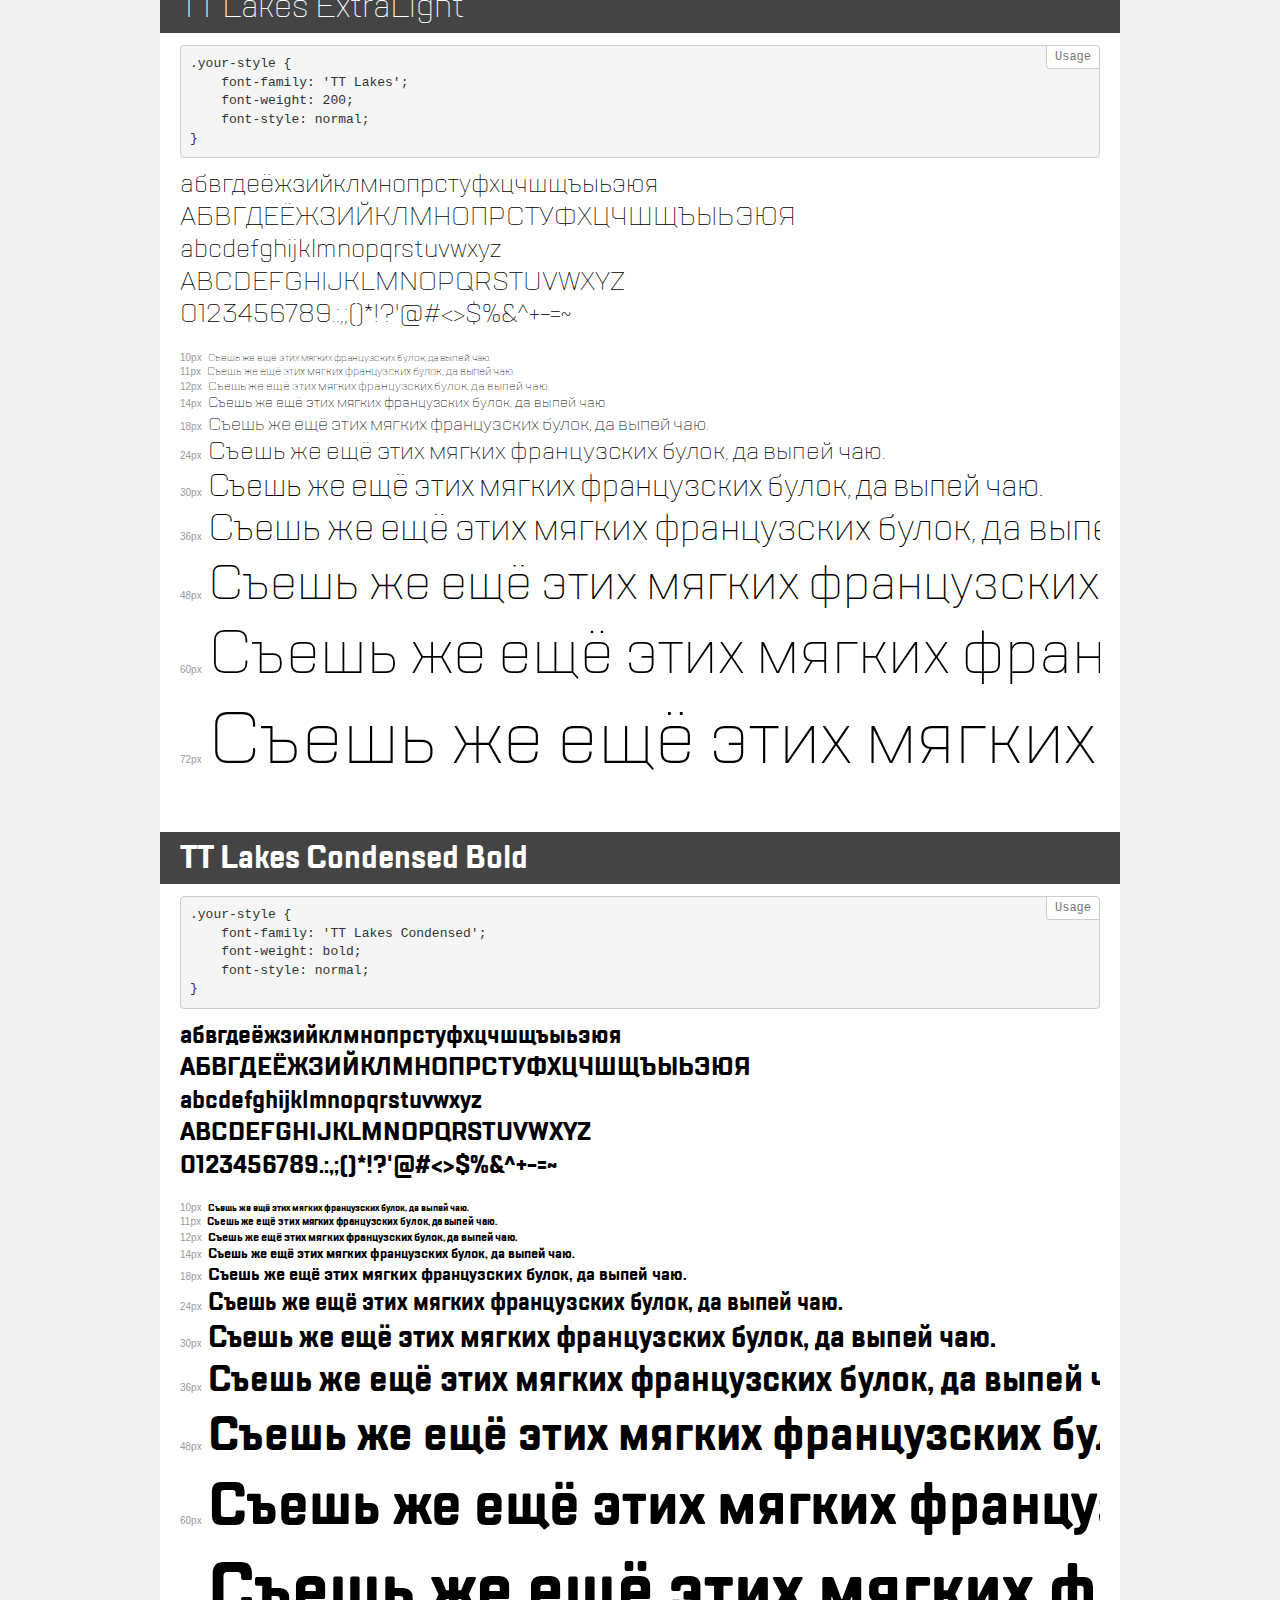
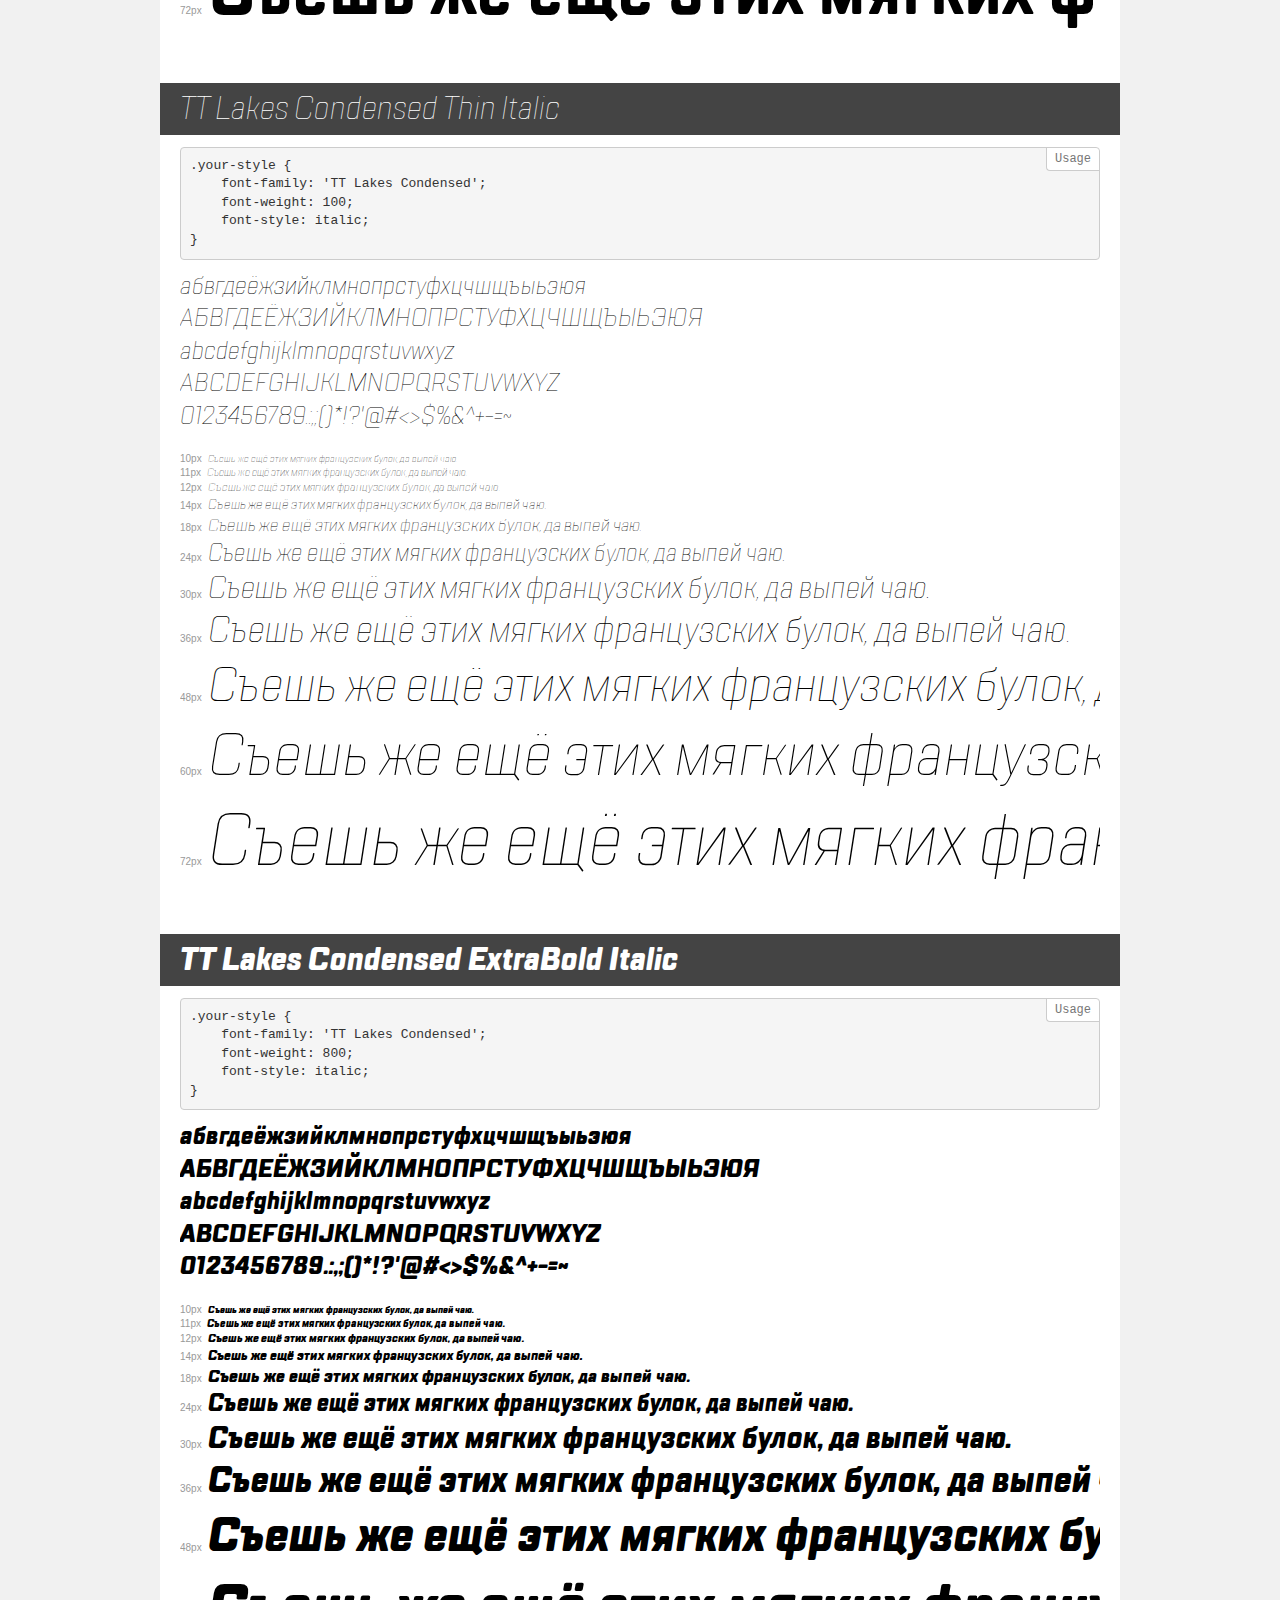
<file: Fonts/TTLakes/demo.html>
<!DOCTYPE html>
<html>
<head>
    <meta charset="utf-8">
    <meta http-equiv="X-UA-Compatible" content="IE=edge">
    <meta name="viewport" content="width=device-width, initial-scale=1">
    <meta name="robots" content="noindex, noarchive">
    <meta name="format-detection" content="telephone=no">
    <title>Transfonter demo</title>
    <link href="stylesheet.css" rel="stylesheet">
    <style>
        /*
        http://meyerweb.com/eric/tools/css/reset/
        v2.0 | 20110126
        License: none (public domain)
        */
        html, body, div, span, applet, object, iframe,
        h1, h2, h3, h4, h5, h6, p, blockquote, pre,
        a, abbr, acronym, address, big, cite, code,
        del, dfn, em, img, ins, kbd, q, s, samp,
        small, strike, strong, sub, sup, tt, var,
        b, u, i, center,
        dl, dt, dd, ol, ul, li,
        fieldset, form, label, legend,
        table, caption, tbody, tfoot, thead, tr, th, td,
        article, aside, canvas, details, embed,
        figure, figcaption, footer, header, hgroup,
        menu, nav, output, ruby, section, summary,
        time, mark, audio, video {
            margin: 0;
            padding: 0;
            border: 0;
            font-size: 100%;
            font: inherit;
            vertical-align: baseline;
        }
        /* HTML5 display-role reset for older browsers */
        article, aside, details, figcaption, figure,
        footer, header, hgroup, menu, nav, section {
            display: block;
        }
        body {
            line-height: 1;
        }
        ol, ul {
            list-style: none;
        }
        blockquote, q {
            quotes: none;
        }
        blockquote:before, blockquote:after,
        q:before, q:after {
            content: '';
            content: none;
        }
        table {
            border-collapse: collapse;
            border-spacing: 0;
        }
        /* common styles */
        body {
            background: #f1f1f1;
            color: #000;
        }
        .page {
            background: #fff;
            width: 920px;
            margin: 0 auto;
            padding: 20px 20px 0 20px;
            overflow: hidden;
        }
        .font-container {
            overflow-x: auto;
            overflow-y: hidden;
            margin-bottom: 40px;
            line-height: 1.3;
            white-space: nowrap;
            padding-bottom: 5px;
        }
        h1 {
            position: relative;
            background: #444;
            font-size: 32px;
            color: #fff;
            padding: 10px 20px;
            margin: 0 -20px 12px -20px;
        }
        .letters {
            font-size: 25px;
            margin-bottom: 20px;
        }
        .s10:before {
            content: '10px';
        }
        .s11:before {
            content: '11px';
        }
        .s12:before {
            content: '12px';
        }
        .s14:before {
            content: '14px';
        }
        .s18:before {
            content: '18px';
        }
        .s24:before {
            content: '24px';
        }
        .s30:before {
            content: '30px';
        }
        .s36:before {
            content: '36px';
        }
        .s48:before {
            content: '48px';
        }
        .s60:before {
            content: '60px';
        }
        .s72:before {
            content: '72px';
        }
        .s10:before, .s11:before, .s12:before, .s14:before,
        .s18:before, .s24:before, .s30:before, .s36:before,
        .s48:before, .s60:before, .s72:before {
            font-family: Arial, sans-serif;
            font-size: 10px;
            font-weight: normal;
            font-style: normal;
            color: #999;
            padding-right: 6px;
        }
        pre {
            display: block;
            position: relative;
            padding: 9px;
            margin: 0 0 10px;
            font-family: Monaco, Menlo, Consolas, "Courier New", monospace !important;
            font-size: 13px;
            line-height: 1.428571429;
            color: #333;
            font-weight: normal !important;
            font-style: normal !important;
            background-color: #f5f5f5;
            border: 1px solid #ccc;
            overflow-x: auto;
            border-radius: 4px;
        }
        pre:after {
            display: block;
            position: absolute;
            right: 0;
            top: 0;
            content: 'Usage';
            line-height: 1;
            padding: 5px 8px;
            font-size: 12px;
            color: #767676;
            background-color: #fff;
            border: 1px solid #ccc;
            border-right: none;
            border-top: none;
            border-radius: 0 4px 0 4px;
            z-index: 10;
        }
        /* responsive */
        @media (max-width: 959px) {
            .page {
                width: auto;
                margin: 0;
            }
        }
    </style>
</head>
<body>
<div class="page">
    <div class="demo" style="font-family: 'TT Lakes'; font-weight: normal; font-style: italic;">
        <h1>TT Lakes Italic</h1>
        <pre>.your-style {
    font-family: 'TT Lakes';
    font-weight: normal;
    font-style: italic;
}</pre>
        <div class="font-container">
            <p class="letters">
                абвгдеёжзийклмнопрстуфхцчшщъыьэюя<br>
АБВГДЕЁЖЗИЙКЛМНОПРСТУФХЦЧШЩЪЫЬЭЮЯ<br>
abcdefghijklmnopqrstuvwxyz<br>
ABCDEFGHIJKLMNOPQRSTUVWXYZ<br>
                0123456789.:,;()*!?'@#<>$%&^+-=~
            </p>
            <p class="s10" style="font-size: 10px;">Съешь же ещё этих мягких французских булок, да выпей чаю.</p>
            <p class="s11" style="font-size: 11px;">Съешь же ещё этих мягких французских булок, да выпей чаю.</p>
            <p class="s12" style="font-size: 12px;">Съешь же ещё этих мягких французских булок, да выпей чаю.</p>
            <p class="s14" style="font-size: 14px;">Съешь же ещё этих мягких французских булок, да выпей чаю.</p>
            <p class="s18" style="font-size: 18px;">Съешь же ещё этих мягких французских булок, да выпей чаю.</p>
            <p class="s24" style="font-size: 24px;">Съешь же ещё этих мягких французских булок, да выпей чаю.</p>
            <p class="s30" style="font-size: 30px;">Съешь же ещё этих мягких французских булок, да выпей чаю.</p>
            <p class="s36" style="font-size: 36px;">Съешь же ещё этих мягких французских булок, да выпей чаю.</p>
            <p class="s48" style="font-size: 48px;">Съешь же ещё этих мягких французских булок, да выпей чаю.</p>
            <p class="s60" style="font-size: 60px;">Съешь же ещё этих мягких французских булок, да выпей чаю.</p>
            <p class="s72" style="font-size: 72px;">Съешь же ещё этих мягких французских булок, да выпей чаю.</p>
        </div>
    </div>
    <div class="demo" style="font-family: 'TT Lakes Condensed'; font-weight: 200; font-style: normal;">
        <h1>TT Lakes Condensed ExtraLight</h1>
        <pre>.your-style {
    font-family: 'TT Lakes Condensed';
    font-weight: 200;
    font-style: normal;
}</pre>
        <div class="font-container">
            <p class="letters">
                абвгдеёжзийклмнопрстуфхцчшщъыьэюя<br>
АБВГДЕЁЖЗИЙКЛМНОПРСТУФХЦЧШЩЪЫЬЭЮЯ<br>
abcdefghijklmnopqrstuvwxyz<br>
ABCDEFGHIJKLMNOPQRSTUVWXYZ<br>
                0123456789.:,;()*!?'@#<>$%&^+-=~
            </p>
            <p class="s10" style="font-size: 10px;">Съешь же ещё этих мягких французских булок, да выпей чаю.</p>
            <p class="s11" style="font-size: 11px;">Съешь же ещё этих мягких французских булок, да выпей чаю.</p>
            <p class="s12" style="font-size: 12px;">Съешь же ещё этих мягких французских булок, да выпей чаю.</p>
            <p class="s14" style="font-size: 14px;">Съешь же ещё этих мягких французских булок, да выпей чаю.</p>
            <p class="s18" style="font-size: 18px;">Съешь же ещё этих мягких французских булок, да выпей чаю.</p>
            <p class="s24" style="font-size: 24px;">Съешь же ещё этих мягких французских булок, да выпей чаю.</p>
            <p class="s30" style="font-size: 30px;">Съешь же ещё этих мягких французских булок, да выпей чаю.</p>
            <p class="s36" style="font-size: 36px;">Съешь же ещё этих мягких французских булок, да выпей чаю.</p>
            <p class="s48" style="font-size: 48px;">Съешь же ещё этих мягких французских булок, да выпей чаю.</p>
            <p class="s60" style="font-size: 60px;">Съешь же ещё этих мягких французских булок, да выпей чаю.</p>
            <p class="s72" style="font-size: 72px;">Съешь же ещё этих мягких французских булок, да выпей чаю.</p>
        </div>
    </div>
    <div class="demo" style="font-family: 'TT Lakes Compressed'; font-weight: normal; font-style: normal;">
        <h1>TT Lakes Compressed Regular</h1>
        <pre>.your-style {
    font-family: 'TT Lakes Compressed';
    font-weight: normal;
    font-style: normal;
}</pre>
        <div class="font-container">
            <p class="letters">
                абвгдеёжзийклмнопрстуфхцчшщъыьэюя<br>
АБВГДЕЁЖЗИЙКЛМНОПРСТУФХЦЧШЩЪЫЬЭЮЯ<br>
abcdefghijklmnopqrstuvwxyz<br>
ABCDEFGHIJKLMNOPQRSTUVWXYZ<br>
                0123456789.:,;()*!?'@#<>$%&^+-=~
            </p>
            <p class="s10" style="font-size: 10px;">Съешь же ещё этих мягких французских булок, да выпей чаю.</p>
            <p class="s11" style="font-size: 11px;">Съешь же ещё этих мягких французских булок, да выпей чаю.</p>
            <p class="s12" style="font-size: 12px;">Съешь же ещё этих мягких французских булок, да выпей чаю.</p>
            <p class="s14" style="font-size: 14px;">Съешь же ещё этих мягких французских булок, да выпей чаю.</p>
            <p class="s18" style="font-size: 18px;">Съешь же ещё этих мягких французских булок, да выпей чаю.</p>
            <p class="s24" style="font-size: 24px;">Съешь же ещё этих мягких французских булок, да выпей чаю.</p>
            <p class="s30" style="font-size: 30px;">Съешь же ещё этих мягких французских булок, да выпей чаю.</p>
            <p class="s36" style="font-size: 36px;">Съешь же ещё этих мягких французских булок, да выпей чаю.</p>
            <p class="s48" style="font-size: 48px;">Съешь же ещё этих мягких французских булок, да выпей чаю.</p>
            <p class="s60" style="font-size: 60px;">Съешь же ещё этих мягких французских булок, да выпей чаю.</p>
            <p class="s72" style="font-size: 72px;">Съешь же ещё этих мягких французских булок, да выпей чаю.</p>
        </div>
    </div>
    <div class="demo" style="font-family: 'TT Lakes Compressed'; font-weight: 100; font-style: italic;">
        <h1>TT Lakes Compressed Thin Italic</h1>
        <pre>.your-style {
    font-family: 'TT Lakes Compressed';
    font-weight: 100;
    font-style: italic;
}</pre>
        <div class="font-container">
            <p class="letters">
                абвгдеёжзийклмнопрстуфхцчшщъыьэюя<br>
АБВГДЕЁЖЗИЙКЛМНОПРСТУФХЦЧШЩЪЫЬЭЮЯ<br>
abcdefghijklmnopqrstuvwxyz<br>
ABCDEFGHIJKLMNOPQRSTUVWXYZ<br>
                0123456789.:,;()*!?'@#<>$%&^+-=~
            </p>
            <p class="s10" style="font-size: 10px;">Съешь же ещё этих мягких французских булок, да выпей чаю.</p>
            <p class="s11" style="font-size: 11px;">Съешь же ещё этих мягких французских булок, да выпей чаю.</p>
            <p class="s12" style="font-size: 12px;">Съешь же ещё этих мягких французских булок, да выпей чаю.</p>
            <p class="s14" style="font-size: 14px;">Съешь же ещё этих мягких французских булок, да выпей чаю.</p>
            <p class="s18" style="font-size: 18px;">Съешь же ещё этих мягких французских булок, да выпей чаю.</p>
            <p class="s24" style="font-size: 24px;">Съешь же ещё этих мягких французских булок, да выпей чаю.</p>
            <p class="s30" style="font-size: 30px;">Съешь же ещё этих мягких французских булок, да выпей чаю.</p>
            <p class="s36" style="font-size: 36px;">Съешь же ещё этих мягких французских булок, да выпей чаю.</p>
            <p class="s48" style="font-size: 48px;">Съешь же ещё этих мягких французских булок, да выпей чаю.</p>
            <p class="s60" style="font-size: 60px;">Съешь же ещё этих мягких французских булок, да выпей чаю.</p>
            <p class="s72" style="font-size: 72px;">Съешь же ещё этих мягких французских булок, да выпей чаю.</p>
        </div>
    </div>
    <div class="demo" style="font-family: 'TT Lakes Condensed'; font-weight: 500; font-style: normal;">
        <h1>TT Lakes Condensed Medium</h1>
        <pre>.your-style {
    font-family: 'TT Lakes Condensed';
    font-weight: 500;
    font-style: normal;
}</pre>
        <div class="font-container">
            <p class="letters">
                абвгдеёжзийклмнопрстуфхцчшщъыьэюя<br>
АБВГДЕЁЖЗИЙКЛМНОПРСТУФХЦЧШЩЪЫЬЭЮЯ<br>
abcdefghijklmnopqrstuvwxyz<br>
ABCDEFGHIJKLMNOPQRSTUVWXYZ<br>
                0123456789.:,;()*!?'@#<>$%&^+-=~
            </p>
            <p class="s10" style="font-size: 10px;">Съешь же ещё этих мягких французских булок, да выпей чаю.</p>
            <p class="s11" style="font-size: 11px;">Съешь же ещё этих мягких французских булок, да выпей чаю.</p>
            <p class="s12" style="font-size: 12px;">Съешь же ещё этих мягких французских булок, да выпей чаю.</p>
            <p class="s14" style="font-size: 14px;">Съешь же ещё этих мягких французских булок, да выпей чаю.</p>
            <p class="s18" style="font-size: 18px;">Съешь же ещё этих мягких французских булок, да выпей чаю.</p>
            <p class="s24" style="font-size: 24px;">Съешь же ещё этих мягких французских булок, да выпей чаю.</p>
            <p class="s30" style="font-size: 30px;">Съешь же ещё этих мягких французских булок, да выпей чаю.</p>
            <p class="s36" style="font-size: 36px;">Съешь же ещё этих мягких французских булок, да выпей чаю.</p>
            <p class="s48" style="font-size: 48px;">Съешь же ещё этих мягких французских булок, да выпей чаю.</p>
            <p class="s60" style="font-size: 60px;">Съешь же ещё этих мягких французских булок, да выпей чаю.</p>
            <p class="s72" style="font-size: 72px;">Съешь же ещё этих мягких французских булок, да выпей чаю.</p>
        </div>
    </div>
    <div class="demo" style="font-family: 'TT Lakes Compressed'; font-weight: 800; font-style: italic;">
        <h1>TT Lakes Compressed ExtraBold Italic</h1>
        <pre>.your-style {
    font-family: 'TT Lakes Compressed';
    font-weight: 800;
    font-style: italic;
}</pre>
        <div class="font-container">
            <p class="letters">
                абвгдеёжзийклмнопрстуфхцчшщъыьэюя<br>
АБВГДЕЁЖЗИЙКЛМНОПРСТУФХЦЧШЩЪЫЬЭЮЯ<br>
abcdefghijklmnopqrstuvwxyz<br>
ABCDEFGHIJKLMNOPQRSTUVWXYZ<br>
                0123456789.:,;()*!?'@#<>$%&^+-=~
            </p>
            <p class="s10" style="font-size: 10px;">Съешь же ещё этих мягких французских булок, да выпей чаю.</p>
            <p class="s11" style="font-size: 11px;">Съешь же ещё этих мягких французских булок, да выпей чаю.</p>
            <p class="s12" style="font-size: 12px;">Съешь же ещё этих мягких французских булок, да выпей чаю.</p>
            <p class="s14" style="font-size: 14px;">Съешь же ещё этих мягких французских булок, да выпей чаю.</p>
            <p class="s18" style="font-size: 18px;">Съешь же ещё этих мягких французских булок, да выпей чаю.</p>
            <p class="s24" style="font-size: 24px;">Съешь же ещё этих мягких французских булок, да выпей чаю.</p>
            <p class="s30" style="font-size: 30px;">Съешь же ещё этих мягких французских булок, да выпей чаю.</p>
            <p class="s36" style="font-size: 36px;">Съешь же ещё этих мягких французских булок, да выпей чаю.</p>
            <p class="s48" style="font-size: 48px;">Съешь же ещё этих мягких французских булок, да выпей чаю.</p>
            <p class="s60" style="font-size: 60px;">Съешь же ещё этих мягких французских булок, да выпей чаю.</p>
            <p class="s72" style="font-size: 72px;">Съешь же ещё этих мягких французских булок, да выпей чаю.</p>
        </div>
    </div>
    <div class="demo" style="font-family: 'TT Lakes'; font-weight: 200; font-style: italic;">
        <h1>TT Lakes ExtraLight Italic</h1>
        <pre>.your-style {
    font-family: 'TT Lakes';
    font-weight: 200;
    font-style: italic;
}</pre>
        <div class="font-container">
            <p class="letters">
                абвгдеёжзийклмнопрстуфхцчшщъыьэюя<br>
АБВГДЕЁЖЗИЙКЛМНОПРСТУФХЦЧШЩЪЫЬЭЮЯ<br>
abcdefghijklmnopqrstuvwxyz<br>
ABCDEFGHIJKLMNOPQRSTUVWXYZ<br>
                0123456789.:,;()*!?'@#<>$%&^+-=~
            </p>
            <p class="s10" style="font-size: 10px;">Съешь же ещё этих мягких французских булок, да выпей чаю.</p>
            <p class="s11" style="font-size: 11px;">Съешь же ещё этих мягких французских булок, да выпей чаю.</p>
            <p class="s12" style="font-size: 12px;">Съешь же ещё этих мягких французских булок, да выпей чаю.</p>
            <p class="s14" style="font-size: 14px;">Съешь же ещё этих мягких французских булок, да выпей чаю.</p>
            <p class="s18" style="font-size: 18px;">Съешь же ещё этих мягких французских булок, да выпей чаю.</p>
            <p class="s24" style="font-size: 24px;">Съешь же ещё этих мягких французских булок, да выпей чаю.</p>
            <p class="s30" style="font-size: 30px;">Съешь же ещё этих мягких французских булок, да выпей чаю.</p>
            <p class="s36" style="font-size: 36px;">Съешь же ещё этих мягких французских булок, да выпей чаю.</p>
            <p class="s48" style="font-size: 48px;">Съешь же ещё этих мягких французских булок, да выпей чаю.</p>
            <p class="s60" style="font-size: 60px;">Съешь же ещё этих мягких французских булок, да выпей чаю.</p>
            <p class="s72" style="font-size: 72px;">Съешь же ещё этих мягких французских булок, да выпей чаю.</p>
        </div>
    </div>
    <div class="demo" style="font-family: 'TT Lakes'; font-weight: 300; font-style: italic;">
        <h1>TT Lakes Light Italic</h1>
        <pre>.your-style {
    font-family: 'TT Lakes';
    font-weight: 300;
    font-style: italic;
}</pre>
        <div class="font-container">
            <p class="letters">
                абвгдеёжзийклмнопрстуфхцчшщъыьэюя<br>
АБВГДЕЁЖЗИЙКЛМНОПРСТУФХЦЧШЩЪЫЬЭЮЯ<br>
abcdefghijklmnopqrstuvwxyz<br>
ABCDEFGHIJKLMNOPQRSTUVWXYZ<br>
                0123456789.:,;()*!?'@#<>$%&^+-=~
            </p>
            <p class="s10" style="font-size: 10px;">Съешь же ещё этих мягких французских булок, да выпей чаю.</p>
            <p class="s11" style="font-size: 11px;">Съешь же ещё этих мягких французских булок, да выпей чаю.</p>
            <p class="s12" style="font-size: 12px;">Съешь же ещё этих мягких французских булок, да выпей чаю.</p>
            <p class="s14" style="font-size: 14px;">Съешь же ещё этих мягких французских булок, да выпей чаю.</p>
            <p class="s18" style="font-size: 18px;">Съешь же ещё этих мягких французских булок, да выпей чаю.</p>
            <p class="s24" style="font-size: 24px;">Съешь же ещё этих мягких французских булок, да выпей чаю.</p>
            <p class="s30" style="font-size: 30px;">Съешь же ещё этих мягких французских булок, да выпей чаю.</p>
            <p class="s36" style="font-size: 36px;">Съешь же ещё этих мягких французских булок, да выпей чаю.</p>
            <p class="s48" style="font-size: 48px;">Съешь же ещё этих мягких французских булок, да выпей чаю.</p>
            <p class="s60" style="font-size: 60px;">Съешь же ещё этих мягких французских булок, да выпей чаю.</p>
            <p class="s72" style="font-size: 72px;">Съешь же ещё этих мягких французских булок, да выпей чаю.</p>
        </div>
    </div>
    <div class="demo" style="font-family: 'TT Lakes'; font-weight: 100; font-style: normal;">
        <h1>TT Lakes Thin</h1>
        <pre>.your-style {
    font-family: 'TT Lakes';
    font-weight: 100;
    font-style: normal;
}</pre>
        <div class="font-container">
            <p class="letters">
                абвгдеёжзийклмнопрстуфхцчшщъыьэюя<br>
АБВГДЕЁЖЗИЙКЛМНОПРСТУФХЦЧШЩЪЫЬЭЮЯ<br>
abcdefghijklmnopqrstuvwxyz<br>
ABCDEFGHIJKLMNOPQRSTUVWXYZ<br>
                0123456789.:,;()*!?'@#<>$%&^+-=~
            </p>
            <p class="s10" style="font-size: 10px;">Съешь же ещё этих мягких французских булок, да выпей чаю.</p>
            <p class="s11" style="font-size: 11px;">Съешь же ещё этих мягких французских булок, да выпей чаю.</p>
            <p class="s12" style="font-size: 12px;">Съешь же ещё этих мягких французских булок, да выпей чаю.</p>
            <p class="s14" style="font-size: 14px;">Съешь же ещё этих мягких французских булок, да выпей чаю.</p>
            <p class="s18" style="font-size: 18px;">Съешь же ещё этих мягких французских булок, да выпей чаю.</p>
            <p class="s24" style="font-size: 24px;">Съешь же ещё этих мягких французских булок, да выпей чаю.</p>
            <p class="s30" style="font-size: 30px;">Съешь же ещё этих мягких французских булок, да выпей чаю.</p>
            <p class="s36" style="font-size: 36px;">Съешь же ещё этих мягких французских булок, да выпей чаю.</p>
            <p class="s48" style="font-size: 48px;">Съешь же ещё этих мягких французских булок, да выпей чаю.</p>
            <p class="s60" style="font-size: 60px;">Съешь же ещё этих мягких французских булок, да выпей чаю.</p>
            <p class="s72" style="font-size: 72px;">Съешь же ещё этих мягких французских булок, да выпей чаю.</p>
        </div>
    </div>
    <div class="demo" style="font-family: 'TT Lakes'; font-weight: 600; font-style: italic;">
        <h1>TT Lakes DemiBold Italic</h1>
        <pre>.your-style {
    font-family: 'TT Lakes';
    font-weight: 600;
    font-style: italic;
}</pre>
        <div class="font-container">
            <p class="letters">
                абвгдеёжзийклмнопрстуфхцчшщъыьэюя<br>
АБВГДЕЁЖЗИЙКЛМНОПРСТУФХЦЧШЩЪЫЬЭЮЯ<br>
abcdefghijklmnopqrstuvwxyz<br>
ABCDEFGHIJKLMNOPQRSTUVWXYZ<br>
                0123456789.:,;()*!?'@#<>$%&^+-=~
            </p>
            <p class="s10" style="font-size: 10px;">Съешь же ещё этих мягких французских булок, да выпей чаю.</p>
            <p class="s11" style="font-size: 11px;">Съешь же ещё этих мягких французских булок, да выпей чаю.</p>
            <p class="s12" style="font-size: 12px;">Съешь же ещё этих мягких французских булок, да выпей чаю.</p>
            <p class="s14" style="font-size: 14px;">Съешь же ещё этих мягких французских булок, да выпей чаю.</p>
            <p class="s18" style="font-size: 18px;">Съешь же ещё этих мягких французских булок, да выпей чаю.</p>
            <p class="s24" style="font-size: 24px;">Съешь же ещё этих мягких французских булок, да выпей чаю.</p>
            <p class="s30" style="font-size: 30px;">Съешь же ещё этих мягких французских булок, да выпей чаю.</p>
            <p class="s36" style="font-size: 36px;">Съешь же ещё этих мягких французских булок, да выпей чаю.</p>
            <p class="s48" style="font-size: 48px;">Съешь же ещё этих мягких французских булок, да выпей чаю.</p>
            <p class="s60" style="font-size: 60px;">Съешь же ещё этих мягких французских булок, да выпей чаю.</p>
            <p class="s72" style="font-size: 72px;">Съешь же ещё этих мягких французских булок, да выпей чаю.</p>
        </div>
    </div>
    <div class="demo" style="font-family: 'TT Lakes Condensed'; font-weight: 900; font-style: normal;">
        <h1>TT Lakes Condensed Black</h1>
        <pre>.your-style {
    font-family: 'TT Lakes Condensed';
    font-weight: 900;
    font-style: normal;
}</pre>
        <div class="font-container">
            <p class="letters">
                абвгдеёжзийклмнопрстуфхцчшщъыьэюя<br>
АБВГДЕЁЖЗИЙКЛМНОПРСТУФХЦЧШЩЪЫЬЭЮЯ<br>
abcdefghijklmnopqrstuvwxyz<br>
ABCDEFGHIJKLMNOPQRSTUVWXYZ<br>
                0123456789.:,;()*!?'@#<>$%&^+-=~
            </p>
            <p class="s10" style="font-size: 10px;">Съешь же ещё этих мягких французских булок, да выпей чаю.</p>
            <p class="s11" style="font-size: 11px;">Съешь же ещё этих мягких французских булок, да выпей чаю.</p>
            <p class="s12" style="font-size: 12px;">Съешь же ещё этих мягких французских булок, да выпей чаю.</p>
            <p class="s14" style="font-size: 14px;">Съешь же ещё этих мягких французских булок, да выпей чаю.</p>
            <p class="s18" style="font-size: 18px;">Съешь же ещё этих мягких французских булок, да выпей чаю.</p>
            <p class="s24" style="font-size: 24px;">Съешь же ещё этих мягких французских булок, да выпей чаю.</p>
            <p class="s30" style="font-size: 30px;">Съешь же ещё этих мягких французских булок, да выпей чаю.</p>
            <p class="s36" style="font-size: 36px;">Съешь же ещё этих мягких французских булок, да выпей чаю.</p>
            <p class="s48" style="font-size: 48px;">Съешь же ещё этих мягких французских булок, да выпей чаю.</p>
            <p class="s60" style="font-size: 60px;">Съешь же ещё этих мягких французских булок, да выпей чаю.</p>
            <p class="s72" style="font-size: 72px;">Съешь же ещё этих мягких французских булок, да выпей чаю.</p>
        </div>
    </div>
    <div class="demo" style="font-family: 'TT Lakes Condensed'; font-weight: 300; font-style: italic;">
        <h1>TT Lakes Condensed Light Italic</h1>
        <pre>.your-style {
    font-family: 'TT Lakes Condensed';
    font-weight: 300;
    font-style: italic;
}</pre>
        <div class="font-container">
            <p class="letters">
                абвгдеёжзийклмнопрстуфхцчшщъыьэюя<br>
АБВГДЕЁЖЗИЙКЛМНОПРСТУФХЦЧШЩЪЫЬЭЮЯ<br>
abcdefghijklmnopqrstuvwxyz<br>
ABCDEFGHIJKLMNOPQRSTUVWXYZ<br>
                0123456789.:,;()*!?'@#<>$%&^+-=~
            </p>
            <p class="s10" style="font-size: 10px;">Съешь же ещё этих мягких французских булок, да выпей чаю.</p>
            <p class="s11" style="font-size: 11px;">Съешь же ещё этих мягких французских булок, да выпей чаю.</p>
            <p class="s12" style="font-size: 12px;">Съешь же ещё этих мягких французских булок, да выпей чаю.</p>
            <p class="s14" style="font-size: 14px;">Съешь же ещё этих мягких французских булок, да выпей чаю.</p>
            <p class="s18" style="font-size: 18px;">Съешь же ещё этих мягких французских булок, да выпей чаю.</p>
            <p class="s24" style="font-size: 24px;">Съешь же ещё этих мягких французских булок, да выпей чаю.</p>
            <p class="s30" style="font-size: 30px;">Съешь же ещё этих мягких французских булок, да выпей чаю.</p>
            <p class="s36" style="font-size: 36px;">Съешь же ещё этих мягких французских булок, да выпей чаю.</p>
            <p class="s48" style="font-size: 48px;">Съешь же ещё этих мягких французских булок, да выпей чаю.</p>
            <p class="s60" style="font-size: 60px;">Съешь же ещё этих мягких французских булок, да выпей чаю.</p>
            <p class="s72" style="font-size: 72px;">Съешь же ещё этих мягких французских булок, да выпей чаю.</p>
        </div>
    </div>
    <div class="demo" style="font-family: 'TT Lakes Condensed'; font-weight: 600; font-style: normal;">
        <h1>TT Lakes Condensed DemiBold</h1>
        <pre>.your-style {
    font-family: 'TT Lakes Condensed';
    font-weight: 600;
    font-style: normal;
}</pre>
        <div class="font-container">
            <p class="letters">
                абвгдеёжзийклмнопрстуфхцчшщъыьэюя<br>
АБВГДЕЁЖЗИЙКЛМНОПРСТУФХЦЧШЩЪЫЬЭЮЯ<br>
abcdefghijklmnopqrstuvwxyz<br>
ABCDEFGHIJKLMNOPQRSTUVWXYZ<br>
                0123456789.:,;()*!?'@#<>$%&^+-=~
            </p>
            <p class="s10" style="font-size: 10px;">Съешь же ещё этих мягких французских булок, да выпей чаю.</p>
            <p class="s11" style="font-size: 11px;">Съешь же ещё этих мягких французских булок, да выпей чаю.</p>
            <p class="s12" style="font-size: 12px;">Съешь же ещё этих мягких французских булок, да выпей чаю.</p>
            <p class="s14" style="font-size: 14px;">Съешь же ещё этих мягких французских булок, да выпей чаю.</p>
            <p class="s18" style="font-size: 18px;">Съешь же ещё этих мягких французских булок, да выпей чаю.</p>
            <p class="s24" style="font-size: 24px;">Съешь же ещё этих мягких французских булок, да выпей чаю.</p>
            <p class="s30" style="font-size: 30px;">Съешь же ещё этих мягких французских булок, да выпей чаю.</p>
            <p class="s36" style="font-size: 36px;">Съешь же ещё этих мягких французских булок, да выпей чаю.</p>
            <p class="s48" style="font-size: 48px;">Съешь же ещё этих мягких французских булок, да выпей чаю.</p>
            <p class="s60" style="font-size: 60px;">Съешь же ещё этих мягких французских булок, да выпей чаю.</p>
            <p class="s72" style="font-size: 72px;">Съешь же ещё этих мягких французских булок, да выпей чаю.</p>
        </div>
    </div>
    <div class="demo" style="font-family: 'TT Lakes Compressed'; font-weight: 800; font-style: normal;">
        <h1>TT Lakes Compressed ExtraBold</h1>
        <pre>.your-style {
    font-family: 'TT Lakes Compressed';
    font-weight: 800;
    font-style: normal;
}</pre>
        <div class="font-container">
            <p class="letters">
                абвгдеёжзийклмнопрстуфхцчшщъыьэюя<br>
АБВГДЕЁЖЗИЙКЛМНОПРСТУФХЦЧШЩЪЫЬЭЮЯ<br>
abcdefghijklmnopqrstuvwxyz<br>
ABCDEFGHIJKLMNOPQRSTUVWXYZ<br>
                0123456789.:,;()*!?'@#<>$%&^+-=~
            </p>
            <p class="s10" style="font-size: 10px;">Съешь же ещё этих мягких французских булок, да выпей чаю.</p>
            <p class="s11" style="font-size: 11px;">Съешь же ещё этих мягких французских булок, да выпей чаю.</p>
            <p class="s12" style="font-size: 12px;">Съешь же ещё этих мягких французских булок, да выпей чаю.</p>
            <p class="s14" style="font-size: 14px;">Съешь же ещё этих мягких французских булок, да выпей чаю.</p>
            <p class="s18" style="font-size: 18px;">Съешь же ещё этих мягких французских булок, да выпей чаю.</p>
            <p class="s24" style="font-size: 24px;">Съешь же ещё этих мягких французских булок, да выпей чаю.</p>
            <p class="s30" style="font-size: 30px;">Съешь же ещё этих мягких французских булок, да выпей чаю.</p>
            <p class="s36" style="font-size: 36px;">Съешь же ещё этих мягких французских булок, да выпей чаю.</p>
            <p class="s48" style="font-size: 48px;">Съешь же ещё этих мягких французских булок, да выпей чаю.</p>
            <p class="s60" style="font-size: 60px;">Съешь же ещё этих мягких французских булок, да выпей чаю.</p>
            <p class="s72" style="font-size: 72px;">Съешь же ещё этих мягких французских булок, да выпей чаю.</p>
        </div>
    </div>
    <div class="demo" style="font-family: 'TT Lakes'; font-weight: 800; font-style: italic;">
        <h1>TT Lakes ExtraBold Italic</h1>
        <pre>.your-style {
    font-family: 'TT Lakes';
    font-weight: 800;
    font-style: italic;
}</pre>
        <div class="font-container">
            <p class="letters">
                абвгдеёжзийклмнопрстуфхцчшщъыьэюя<br>
АБВГДЕЁЖЗИЙКЛМНОПРСТУФХЦЧШЩЪЫЬЭЮЯ<br>
abcdefghijklmnopqrstuvwxyz<br>
ABCDEFGHIJKLMNOPQRSTUVWXYZ<br>
                0123456789.:,;()*!?'@#<>$%&^+-=~
            </p>
            <p class="s10" style="font-size: 10px;">Съешь же ещё этих мягких французских булок, да выпей чаю.</p>
            <p class="s11" style="font-size: 11px;">Съешь же ещё этих мягких французских булок, да выпей чаю.</p>
            <p class="s12" style="font-size: 12px;">Съешь же ещё этих мягких французских булок, да выпей чаю.</p>
            <p class="s14" style="font-size: 14px;">Съешь же ещё этих мягких французских булок, да выпей чаю.</p>
            <p class="s18" style="font-size: 18px;">Съешь же ещё этих мягких французских булок, да выпей чаю.</p>
            <p class="s24" style="font-size: 24px;">Съешь же ещё этих мягких французских булок, да выпей чаю.</p>
            <p class="s30" style="font-size: 30px;">Съешь же ещё этих мягких французских булок, да выпей чаю.</p>
            <p class="s36" style="font-size: 36px;">Съешь же ещё этих мягких французских булок, да выпей чаю.</p>
            <p class="s48" style="font-size: 48px;">Съешь же ещё этих мягких французских булок, да выпей чаю.</p>
            <p class="s60" style="font-size: 60px;">Съешь же ещё этих мягких французских булок, да выпей чаю.</p>
            <p class="s72" style="font-size: 72px;">Съешь же ещё этих мягких французских булок, да выпей чаю.</p>
        </div>
    </div>
    <div class="demo" style="font-family: 'TT Lakes'; font-weight: 200; font-style: normal;">
        <h1>TT Lakes ExtraLight</h1>
        <pre>.your-style {
    font-family: 'TT Lakes';
    font-weight: 200;
    font-style: normal;
}</pre>
        <div class="font-container">
            <p class="letters">
                абвгдеёжзийклмнопрстуфхцчшщъыьэюя<br>
АБВГДЕЁЖЗИЙКЛМНОПРСТУФХЦЧШЩЪЫЬЭЮЯ<br>
abcdefghijklmnopqrstuvwxyz<br>
ABCDEFGHIJKLMNOPQRSTUVWXYZ<br>
                0123456789.:,;()*!?'@#<>$%&^+-=~
            </p>
            <p class="s10" style="font-size: 10px;">Съешь же ещё этих мягких французских булок, да выпей чаю.</p>
            <p class="s11" style="font-size: 11px;">Съешь же ещё этих мягких французских булок, да выпей чаю.</p>
            <p class="s12" style="font-size: 12px;">Съешь же ещё этих мягких французских булок, да выпей чаю.</p>
            <p class="s14" style="font-size: 14px;">Съешь же ещё этих мягких французских булок, да выпей чаю.</p>
            <p class="s18" style="font-size: 18px;">Съешь же ещё этих мягких французских булок, да выпей чаю.</p>
            <p class="s24" style="font-size: 24px;">Съешь же ещё этих мягких французских булок, да выпей чаю.</p>
            <p class="s30" style="font-size: 30px;">Съешь же ещё этих мягких французских булок, да выпей чаю.</p>
            <p class="s36" style="font-size: 36px;">Съешь же ещё этих мягких французских булок, да выпей чаю.</p>
            <p class="s48" style="font-size: 48px;">Съешь же ещё этих мягких французских булок, да выпей чаю.</p>
            <p class="s60" style="font-size: 60px;">Съешь же ещё этих мягких французских булок, да выпей чаю.</p>
            <p class="s72" style="font-size: 72px;">Съешь же ещё этих мягких французских булок, да выпей чаю.</p>
        </div>
    </div>
    <div class="demo" style="font-family: 'TT Lakes Condensed'; font-weight: bold; font-style: normal;">
        <h1>TT Lakes Condensed Bold</h1>
        <pre>.your-style {
    font-family: 'TT Lakes Condensed';
    font-weight: bold;
    font-style: normal;
}</pre>
        <div class="font-container">
            <p class="letters">
                абвгдеёжзийклмнопрстуфхцчшщъыьэюя<br>
АБВГДЕЁЖЗИЙКЛМНОПРСТУФХЦЧШЩЪЫЬЭЮЯ<br>
abcdefghijklmnopqrstuvwxyz<br>
ABCDEFGHIJKLMNOPQRSTUVWXYZ<br>
                0123456789.:,;()*!?'@#<>$%&^+-=~
            </p>
            <p class="s10" style="font-size: 10px;">Съешь же ещё этих мягких французских булок, да выпей чаю.</p>
            <p class="s11" style="font-size: 11px;">Съешь же ещё этих мягких французских булок, да выпей чаю.</p>
            <p class="s12" style="font-size: 12px;">Съешь же ещё этих мягких французских булок, да выпей чаю.</p>
            <p class="s14" style="font-size: 14px;">Съешь же ещё этих мягких французских булок, да выпей чаю.</p>
            <p class="s18" style="font-size: 18px;">Съешь же ещё этих мягких французских булок, да выпей чаю.</p>
            <p class="s24" style="font-size: 24px;">Съешь же ещё этих мягких французских булок, да выпей чаю.</p>
            <p class="s30" style="font-size: 30px;">Съешь же ещё этих мягких французских булок, да выпей чаю.</p>
            <p class="s36" style="font-size: 36px;">Съешь же ещё этих мягких французских булок, да выпей чаю.</p>
            <p class="s48" style="font-size: 48px;">Съешь же ещё этих мягких французских булок, да выпей чаю.</p>
            <p class="s60" style="font-size: 60px;">Съешь же ещё этих мягких французских булок, да выпей чаю.</p>
            <p class="s72" style="font-size: 72px;">Съешь же ещё этих мягких французских булок, да выпей чаю.</p>
        </div>
    </div>
    <div class="demo" style="font-family: 'TT Lakes Condensed'; font-weight: 100; font-style: italic;">
        <h1>TT Lakes Condensed Thin Italic</h1>
        <pre>.your-style {
    font-family: 'TT Lakes Condensed';
    font-weight: 100;
    font-style: italic;
}</pre>
        <div class="font-container">
            <p class="letters">
                абвгдеёжзийклмнопрстуфхцчшщъыьэюя<br>
АБВГДЕЁЖЗИЙКЛМНОПРСТУФХЦЧШЩЪЫЬЭЮЯ<br>
abcdefghijklmnopqrstuvwxyz<br>
ABCDEFGHIJKLMNOPQRSTUVWXYZ<br>
                0123456789.:,;()*!?'@#<>$%&^+-=~
            </p>
            <p class="s10" style="font-size: 10px;">Съешь же ещё этих мягких французских булок, да выпей чаю.</p>
            <p class="s11" style="font-size: 11px;">Съешь же ещё этих мягких французских булок, да выпей чаю.</p>
            <p class="s12" style="font-size: 12px;">Съешь же ещё этих мягких французских булок, да выпей чаю.</p>
            <p class="s14" style="font-size: 14px;">Съешь же ещё этих мягких французских булок, да выпей чаю.</p>
            <p class="s18" style="font-size: 18px;">Съешь же ещё этих мягких французских булок, да выпей чаю.</p>
            <p class="s24" style="font-size: 24px;">Съешь же ещё этих мягких французских булок, да выпей чаю.</p>
            <p class="s30" style="font-size: 30px;">Съешь же ещё этих мягких французских булок, да выпей чаю.</p>
            <p class="s36" style="font-size: 36px;">Съешь же ещё этих мягких французских булок, да выпей чаю.</p>
            <p class="s48" style="font-size: 48px;">Съешь же ещё этих мягких французских булок, да выпей чаю.</p>
            <p class="s60" style="font-size: 60px;">Съешь же ещё этих мягких французских булок, да выпей чаю.</p>
            <p class="s72" style="font-size: 72px;">Съешь же ещё этих мягких французских булок, да выпей чаю.</p>
        </div>
    </div>
    <div class="demo" style="font-family: 'TT Lakes Condensed'; font-weight: 800; font-style: italic;">
        <h1>TT Lakes Condensed ExtraBold Italic</h1>
        <pre>.your-style {
    font-family: 'TT Lakes Condensed';
    font-weight: 800;
    font-style: italic;
}</pre>
        <div class="font-container">
            <p class="letters">
                абвгдеёжзийклмнопрстуфхцчшщъыьэюя<br>
АБВГДЕЁЖЗИЙКЛМНОПРСТУФХЦЧШЩЪЫЬЭЮЯ<br>
abcdefghijklmnopqrstuvwxyz<br>
ABCDEFGHIJKLMNOPQRSTUVWXYZ<br>
                0123456789.:,;()*!?'@#<>$%&^+-=~
            </p>
            <p class="s10" style="font-size: 10px;">Съешь же ещё этих мягких французских булок, да выпей чаю.</p>
            <p class="s11" style="font-size: 11px;">Съешь же ещё этих мягких французских булок, да выпей чаю.</p>
            <p class="s12" style="font-size: 12px;">Съешь же ещё этих мягких французских булок, да выпей чаю.</p>
            <p class="s14" style="font-size: 14px;">Съешь же ещё этих мягких французских булок, да выпей чаю.</p>
            <p class="s18" style="font-size: 18px;">Съешь же ещё этих мягких французских булок, да выпей чаю.</p>
            <p class="s24" style="font-size: 24px;">Съешь же ещё этих мягких французских булок, да выпей чаю.</p>
            <p class="s30" style="font-size: 30px;">Съешь же ещё этих мягких французских булок, да выпей чаю.</p>
            <p class="s36" style="font-size: 36px;">Съешь же ещё этих мягких французских булок, да выпей чаю.</p>
            <p class="s48" style="font-size: 48px;">Съешь же ещё этих мягких французских булок, да выпей чаю.</p>
            <p class="s60" style="font-size: 60px;">Съешь же ещё этих мягких французских булок, да выпей чаю.</p>
            <p class="s72" style="font-size: 72px;">Съешь же ещё этих мягких французских булок, да выпей чаю.</p>
        </div>
    </div>
    <div class="demo" style="font-family: 'TT Lakes Compressed'; font-weight: 500; font-style: normal;">
        <h1>TT Lakes Compressed Medium</h1>
        <pre>.your-style {
    font-family: 'TT Lakes Compressed';
    font-weight: 500;
    font-style: normal;
}</pre>
        <div class="font-container">
            <p class="letters">
                абвгдеёжзийклмнопрстуфхцчшщъыьэюя<br>
АБВГДЕЁЖЗИЙКЛМНОПРСТУФХЦЧШЩЪЫЬЭЮЯ<br>
abcdefghijklmnopqrstuvwxyz<br>
ABCDEFGHIJKLMNOPQRSTUVWXYZ<br>
                0123456789.:,;()*!?'@#<>$%&^+-=~
            </p>
            <p class="s10" style="font-size: 10px;">Съешь же ещё этих мягких французских булок, да выпей чаю.</p>
            <p class="s11" style="font-size: 11px;">Съешь же ещё этих мягких французских булок, да выпей чаю.</p>
            <p class="s12" style="font-size: 12px;">Съешь же ещё этих мягких французских булок, да выпей чаю.</p>
            <p class="s14" style="font-size: 14px;">Съешь же ещё этих мягких французских булок, да выпей чаю.</p>
            <p class="s18" style="font-size: 18px;">Съешь же ещё этих мягких французских булок, да выпей чаю.</p>
            <p class="s24" style="font-size: 24px;">Съешь же ещё этих мягких французских булок, да выпей чаю.</p>
            <p class="s30" style="font-size: 30px;">Съешь же ещё этих мягких французских булок, да выпей чаю.</p>
            <p class="s36" style="font-size: 36px;">Съешь же ещё этих мягких французских булок, да выпей чаю.</p>
            <p class="s48" style="font-size: 48px;">Съешь же ещё этих мягких французских булок, да выпей чаю.</p>
            <p class="s60" style="font-size: 60px;">Съешь же ещё этих мягких французских булок, да выпей чаю.</p>
            <p class="s72" style="font-size: 72px;">Съешь же ещё этих мягких французских булок, да выпей чаю.</p>
        </div>
    </div>
    <div class="demo" style="font-family: 'TT Lakes Condensed'; font-weight: 100; font-style: normal;">
        <h1>TT Lakes Condensed Thin</h1>
        <pre>.your-style {
    font-family: 'TT Lakes Condensed';
    font-weight: 100;
    font-style: normal;
}</pre>
        <div class="font-container">
            <p class="letters">
                абвгдеёжзийклмнопрстуфхцчшщъыьэюя<br>
АБВГДЕЁЖЗИЙКЛМНОПРСТУФХЦЧШЩЪЫЬЭЮЯ<br>
abcdefghijklmnopqrstuvwxyz<br>
ABCDEFGHIJKLMNOPQRSTUVWXYZ<br>
                0123456789.:,;()*!?'@#<>$%&^+-=~
            </p>
            <p class="s10" style="font-size: 10px;">Съешь же ещё этих мягких французских булок, да выпей чаю.</p>
            <p class="s11" style="font-size: 11px;">Съешь же ещё этих мягких французских булок, да выпей чаю.</p>
            <p class="s12" style="font-size: 12px;">Съешь же ещё этих мягких французских булок, да выпей чаю.</p>
            <p class="s14" style="font-size: 14px;">Съешь же ещё этих мягких французских булок, да выпей чаю.</p>
            <p class="s18" style="font-size: 18px;">Съешь же ещё этих мягких французских булок, да выпей чаю.</p>
            <p class="s24" style="font-size: 24px;">Съешь же ещё этих мягких французских булок, да выпей чаю.</p>
            <p class="s30" style="font-size: 30px;">Съешь же ещё этих мягких французских булок, да выпей чаю.</p>
            <p class="s36" style="font-size: 36px;">Съешь же ещё этих мягких французских булок, да выпей чаю.</p>
            <p class="s48" style="font-size: 48px;">Съешь же ещё этих мягких французских булок, да выпей чаю.</p>
            <p class="s60" style="font-size: 60px;">Съешь же ещё этих мягких французских булок, да выпей чаю.</p>
            <p class="s72" style="font-size: 72px;">Съешь же ещё этих мягких французских булок, да выпей чаю.</p>
        </div>
    </div>
    <div class="demo" style="font-family: 'TT Lakes Compressed'; font-weight: normal; font-style: italic;">
        <h1>TT Lakes Compressed Italic</h1>
        <pre>.your-style {
    font-family: 'TT Lakes Compressed';
    font-weight: normal;
    font-style: italic;
}</pre>
        <div class="font-container">
            <p class="letters">
                абвгдеёжзийклмнопрстуфхцчшщъыьэюя<br>
АБВГДЕЁЖЗИЙКЛМНОПРСТУФХЦЧШЩЪЫЬЭЮЯ<br>
abcdefghijklmnopqrstuvwxyz<br>
ABCDEFGHIJKLMNOPQRSTUVWXYZ<br>
                0123456789.:,;()*!?'@#<>$%&^+-=~
            </p>
            <p class="s10" style="font-size: 10px;">Съешь же ещё этих мягких французских булок, да выпей чаю.</p>
            <p class="s11" style="font-size: 11px;">Съешь же ещё этих мягких французских булок, да выпей чаю.</p>
            <p class="s12" style="font-size: 12px;">Съешь же ещё этих мягких французских булок, да выпей чаю.</p>
            <p class="s14" style="font-size: 14px;">Съешь же ещё этих мягких французских булок, да выпей чаю.</p>
            <p class="s18" style="font-size: 18px;">Съешь же ещё этих мягких французских булок, да выпей чаю.</p>
            <p class="s24" style="font-size: 24px;">Съешь же ещё этих мягких французских булок, да выпей чаю.</p>
            <p class="s30" style="font-size: 30px;">Съешь же ещё этих мягких французских булок, да выпей чаю.</p>
            <p class="s36" style="font-size: 36px;">Съешь же ещё этих мягких французских булок, да выпей чаю.</p>
            <p class="s48" style="font-size: 48px;">Съешь же ещё этих мягких французских булок, да выпей чаю.</p>
            <p class="s60" style="font-size: 60px;">Съешь же ещё этих мягких французских булок, да выпей чаю.</p>
            <p class="s72" style="font-size: 72px;">Съешь же ещё этих мягких французских булок, да выпей чаю.</p>
        </div>
    </div>
    <div class="demo" style="font-family: 'TT Lakes Compressed'; font-weight: 300; font-style: normal;">
        <h1>TT Lakes Compressed Light</h1>
        <pre>.your-style {
    font-family: 'TT Lakes Compressed';
    font-weight: 300;
    font-style: normal;
}</pre>
        <div class="font-container">
            <p class="letters">
                абвгдеёжзийклмнопрстуфхцчшщъыьэюя<br>
АБВГДЕЁЖЗИЙКЛМНОПРСТУФХЦЧШЩЪЫЬЭЮЯ<br>
abcdefghijklmnopqrstuvwxyz<br>
ABCDEFGHIJKLMNOPQRSTUVWXYZ<br>
                0123456789.:,;()*!?'@#<>$%&^+-=~
            </p>
            <p class="s10" style="font-size: 10px;">Съешь же ещё этих мягких французских булок, да выпей чаю.</p>
            <p class="s11" style="font-size: 11px;">Съешь же ещё этих мягких французских булок, да выпей чаю.</p>
            <p class="s12" style="font-size: 12px;">Съешь же ещё этих мягких французских булок, да выпей чаю.</p>
            <p class="s14" style="font-size: 14px;">Съешь же ещё этих мягких французских булок, да выпей чаю.</p>
            <p class="s18" style="font-size: 18px;">Съешь же ещё этих мягких французских булок, да выпей чаю.</p>
            <p class="s24" style="font-size: 24px;">Съешь же ещё этих мягких французских булок, да выпей чаю.</p>
            <p class="s30" style="font-size: 30px;">Съешь же ещё этих мягких французских булок, да выпей чаю.</p>
            <p class="s36" style="font-size: 36px;">Съешь же ещё этих мягких французских булок, да выпей чаю.</p>
            <p class="s48" style="font-size: 48px;">Съешь же ещё этих мягких французских булок, да выпей чаю.</p>
            <p class="s60" style="font-size: 60px;">Съешь же ещё этих мягких французских булок, да выпей чаю.</p>
            <p class="s72" style="font-size: 72px;">Съешь же ещё этих мягких французских булок, да выпей чаю.</p>
        </div>
    </div>
    <div class="demo" style="font-family: 'TT Lakes Compressed'; font-weight: 300; font-style: italic;">
        <h1>TT Lakes Compressed Light Italic</h1>
        <pre>.your-style {
    font-family: 'TT Lakes Compressed';
    font-weight: 300;
    font-style: italic;
}</pre>
        <div class="font-container">
            <p class="letters">
                абвгдеёжзийклмнопрстуфхцчшщъыьэюя<br>
АБВГДЕЁЖЗИЙКЛМНОПРСТУФХЦЧШЩЪЫЬЭЮЯ<br>
abcdefghijklmnopqrstuvwxyz<br>
ABCDEFGHIJKLMNOPQRSTUVWXYZ<br>
                0123456789.:,;()*!?'@#<>$%&^+-=~
            </p>
            <p class="s10" style="font-size: 10px;">Съешь же ещё этих мягких французских булок, да выпей чаю.</p>
            <p class="s11" style="font-size: 11px;">Съешь же ещё этих мягких французских булок, да выпей чаю.</p>
            <p class="s12" style="font-size: 12px;">Съешь же ещё этих мягких французских булок, да выпей чаю.</p>
            <p class="s14" style="font-size: 14px;">Съешь же ещё этих мягких французских булок, да выпей чаю.</p>
            <p class="s18" style="font-size: 18px;">Съешь же ещё этих мягких французских булок, да выпей чаю.</p>
            <p class="s24" style="font-size: 24px;">Съешь же ещё этих мягких французских булок, да выпей чаю.</p>
            <p class="s30" style="font-size: 30px;">Съешь же ещё этих мягких французских булок, да выпей чаю.</p>
            <p class="s36" style="font-size: 36px;">Съешь же ещё этих мягких французских булок, да выпей чаю.</p>
            <p class="s48" style="font-size: 48px;">Съешь же ещё этих мягких французских булок, да выпей чаю.</p>
            <p class="s60" style="font-size: 60px;">Съешь же ещё этих мягких французских булок, да выпей чаю.</p>
            <p class="s72" style="font-size: 72px;">Съешь же ещё этих мягких французских булок, да выпей чаю.</p>
        </div>
    </div>
    <div class="demo" style="font-family: 'TT Lakes Condensed'; font-weight: normal; font-style: normal;">
        <h1>TT Lakes Condensed Regular</h1>
        <pre>.your-style {
    font-family: 'TT Lakes Condensed';
    font-weight: normal;
    font-style: normal;
}</pre>
        <div class="font-container">
            <p class="letters">
                абвгдеёжзийклмнопрстуфхцчшщъыьэюя<br>
АБВГДЕЁЖЗИЙКЛМНОПРСТУФХЦЧШЩЪЫЬЭЮЯ<br>
abcdefghijklmnopqrstuvwxyz<br>
ABCDEFGHIJKLMNOPQRSTUVWXYZ<br>
                0123456789.:,;()*!?'@#<>$%&^+-=~
            </p>
            <p class="s10" style="font-size: 10px;">Съешь же ещё этих мягких французских булок, да выпей чаю.</p>
            <p class="s11" style="font-size: 11px;">Съешь же ещё этих мягких французских булок, да выпей чаю.</p>
            <p class="s12" style="font-size: 12px;">Съешь же ещё этих мягких французских булок, да выпей чаю.</p>
            <p class="s14" style="font-size: 14px;">Съешь же ещё этих мягких французских булок, да выпей чаю.</p>
            <p class="s18" style="font-size: 18px;">Съешь же ещё этих мягких французских булок, да выпей чаю.</p>
            <p class="s24" style="font-size: 24px;">Съешь же ещё этих мягких французских булок, да выпей чаю.</p>
            <p class="s30" style="font-size: 30px;">Съешь же ещё этих мягких французских булок, да выпей чаю.</p>
            <p class="s36" style="font-size: 36px;">Съешь же ещё этих мягких французских булок, да выпей чаю.</p>
            <p class="s48" style="font-size: 48px;">Съешь же ещё этих мягких французских булок, да выпей чаю.</p>
            <p class="s60" style="font-size: 60px;">Съешь же ещё этих мягких французских булок, да выпей чаю.</p>
            <p class="s72" style="font-size: 72px;">Съешь же ещё этих мягких французских булок, да выпей чаю.</p>
        </div>
    </div>
    <div class="demo" style="font-family: 'TT Lakes Condensed'; font-weight: 300; font-style: normal;">
        <h1>TT Lakes Condensed Light</h1>
        <pre>.your-style {
    font-family: 'TT Lakes Condensed';
    font-weight: 300;
    font-style: normal;
}</pre>
        <div class="font-container">
            <p class="letters">
                абвгдеёжзийклмнопрстуфхцчшщъыьэюя<br>
АБВГДЕЁЖЗИЙКЛМНОПРСТУФХЦЧШЩЪЫЬЭЮЯ<br>
abcdefghijklmnopqrstuvwxyz<br>
ABCDEFGHIJKLMNOPQRSTUVWXYZ<br>
                0123456789.:,;()*!?'@#<>$%&^+-=~
            </p>
            <p class="s10" style="font-size: 10px;">Съешь же ещё этих мягких французских булок, да выпей чаю.</p>
            <p class="s11" style="font-size: 11px;">Съешь же ещё этих мягких французских булок, да выпей чаю.</p>
            <p class="s12" style="font-size: 12px;">Съешь же ещё этих мягких французских булок, да выпей чаю.</p>
            <p class="s14" style="font-size: 14px;">Съешь же ещё этих мягких французских булок, да выпей чаю.</p>
            <p class="s18" style="font-size: 18px;">Съешь же ещё этих мягких французских булок, да выпей чаю.</p>
            <p class="s24" style="font-size: 24px;">Съешь же ещё этих мягких французских булок, да выпей чаю.</p>
            <p class="s30" style="font-size: 30px;">Съешь же ещё этих мягких французских булок, да выпей чаю.</p>
            <p class="s36" style="font-size: 36px;">Съешь же ещё этих мягких французских булок, да выпей чаю.</p>
            <p class="s48" style="font-size: 48px;">Съешь же ещё этих мягких французских булок, да выпей чаю.</p>
            <p class="s60" style="font-size: 60px;">Съешь же ещё этих мягких французских булок, да выпей чаю.</p>
            <p class="s72" style="font-size: 72px;">Съешь же ещё этих мягких французских булок, да выпей чаю.</p>
        </div>
    </div>
    <div class="demo" style="font-family: 'TT Lakes'; font-weight: bold; font-style: normal;">
        <h1>TT Lakes Bold</h1>
        <pre>.your-style {
    font-family: 'TT Lakes';
    font-weight: bold;
    font-style: normal;
}</pre>
        <div class="font-container">
            <p class="letters">
                абвгдеёжзийклмнопрстуфхцчшщъыьэюя<br>
АБВГДЕЁЖЗИЙКЛМНОПРСТУФХЦЧШЩЪЫЬЭЮЯ<br>
abcdefghijklmnopqrstuvwxyz<br>
ABCDEFGHIJKLMNOPQRSTUVWXYZ<br>
                0123456789.:,;()*!?'@#<>$%&^+-=~
            </p>
            <p class="s10" style="font-size: 10px;">Съешь же ещё этих мягких французских булок, да выпей чаю.</p>
            <p class="s11" style="font-size: 11px;">Съешь же ещё этих мягких французских булок, да выпей чаю.</p>
            <p class="s12" style="font-size: 12px;">Съешь же ещё этих мягких французских булок, да выпей чаю.</p>
            <p class="s14" style="font-size: 14px;">Съешь же ещё этих мягких французских булок, да выпей чаю.</p>
            <p class="s18" style="font-size: 18px;">Съешь же ещё этих мягких французских булок, да выпей чаю.</p>
            <p class="s24" style="font-size: 24px;">Съешь же ещё этих мягких французских булок, да выпей чаю.</p>
            <p class="s30" style="font-size: 30px;">Съешь же ещё этих мягких французских булок, да выпей чаю.</p>
            <p class="s36" style="font-size: 36px;">Съешь же ещё этих мягких французских булок, да выпей чаю.</p>
            <p class="s48" style="font-size: 48px;">Съешь же ещё этих мягких французских булок, да выпей чаю.</p>
            <p class="s60" style="font-size: 60px;">Съешь же ещё этих мягких французских булок, да выпей чаю.</p>
            <p class="s72" style="font-size: 72px;">Съешь же ещё этих мягких французских булок, да выпей чаю.</p>
        </div>
    </div>
    <div class="demo" style="font-family: 'TT Lakes'; font-weight: 600; font-style: normal;">
        <h1>TT Lakes DemiBold</h1>
        <pre>.your-style {
    font-family: 'TT Lakes';
    font-weight: 600;
    font-style: normal;
}</pre>
        <div class="font-container">
            <p class="letters">
                абвгдеёжзийклмнопрстуфхцчшщъыьэюя<br>
АБВГДЕЁЖЗИЙКЛМНОПРСТУФХЦЧШЩЪЫЬЭЮЯ<br>
abcdefghijklmnopqrstuvwxyz<br>
ABCDEFGHIJKLMNOPQRSTUVWXYZ<br>
                0123456789.:,;()*!?'@#<>$%&^+-=~
            </p>
            <p class="s10" style="font-size: 10px;">Съешь же ещё этих мягких французских булок, да выпей чаю.</p>
            <p class="s11" style="font-size: 11px;">Съешь же ещё этих мягких французских булок, да выпей чаю.</p>
            <p class="s12" style="font-size: 12px;">Съешь же ещё этих мягких французских булок, да выпей чаю.</p>
            <p class="s14" style="font-size: 14px;">Съешь же ещё этих мягких французских булок, да выпей чаю.</p>
            <p class="s18" style="font-size: 18px;">Съешь же ещё этих мягких французских булок, да выпей чаю.</p>
            <p class="s24" style="font-size: 24px;">Съешь же ещё этих мягких французских булок, да выпей чаю.</p>
            <p class="s30" style="font-size: 30px;">Съешь же ещё этих мягких французских булок, да выпей чаю.</p>
            <p class="s36" style="font-size: 36px;">Съешь же ещё этих мягких французских булок, да выпей чаю.</p>
            <p class="s48" style="font-size: 48px;">Съешь же ещё этих мягких французских булок, да выпей чаю.</p>
            <p class="s60" style="font-size: 60px;">Съешь же ещё этих мягких французских булок, да выпей чаю.</p>
            <p class="s72" style="font-size: 72px;">Съешь же ещё этих мягких французских булок, да выпей чаю.</p>
        </div>
    </div>
    <div class="demo" style="font-family: 'TT Lakes Compressed'; font-weight: 100; font-style: normal;">
        <h1>TT Lakes Compressed Thin</h1>
        <pre>.your-style {
    font-family: 'TT Lakes Compressed';
    font-weight: 100;
    font-style: normal;
}</pre>
        <div class="font-container">
            <p class="letters">
                абвгдеёжзийклмнопрстуфхцчшщъыьэюя<br>
АБВГДЕЁЖЗИЙКЛМНОПРСТУФХЦЧШЩЪЫЬЭЮЯ<br>
abcdefghijklmnopqrstuvwxyz<br>
ABCDEFGHIJKLMNOPQRSTUVWXYZ<br>
                0123456789.:,;()*!?'@#<>$%&^+-=~
            </p>
            <p class="s10" style="font-size: 10px;">Съешь же ещё этих мягких французских булок, да выпей чаю.</p>
            <p class="s11" style="font-size: 11px;">Съешь же ещё этих мягких французских булок, да выпей чаю.</p>
            <p class="s12" style="font-size: 12px;">Съешь же ещё этих мягких французских булок, да выпей чаю.</p>
            <p class="s14" style="font-size: 14px;">Съешь же ещё этих мягких французских булок, да выпей чаю.</p>
            <p class="s18" style="font-size: 18px;">Съешь же ещё этих мягких французских булок, да выпей чаю.</p>
            <p class="s24" style="font-size: 24px;">Съешь же ещё этих мягких французских булок, да выпей чаю.</p>
            <p class="s30" style="font-size: 30px;">Съешь же ещё этих мягких французских булок, да выпей чаю.</p>
            <p class="s36" style="font-size: 36px;">Съешь же ещё этих мягких французских булок, да выпей чаю.</p>
            <p class="s48" style="font-size: 48px;">Съешь же ещё этих мягких французских булок, да выпей чаю.</p>
            <p class="s60" style="font-size: 60px;">Съешь же ещё этих мягких французских булок, да выпей чаю.</p>
            <p class="s72" style="font-size: 72px;">Съешь же ещё этих мягких французских булок, да выпей чаю.</p>
        </div>
    </div>
    <div class="demo" style="font-family: 'TT Lakes'; font-weight: 900; font-style: normal;">
        <h1>TT Lakes Black</h1>
        <pre>.your-style {
    font-family: 'TT Lakes';
    font-weight: 900;
    font-style: normal;
}</pre>
        <div class="font-container">
            <p class="letters">
                абвгдеёжзийклмнопрстуфхцчшщъыьэюя<br>
АБВГДЕЁЖЗИЙКЛМНОПРСТУФХЦЧШЩЪЫЬЭЮЯ<br>
abcdefghijklmnopqrstuvwxyz<br>
ABCDEFGHIJKLMNOPQRSTUVWXYZ<br>
                0123456789.:,;()*!?'@#<>$%&^+-=~
            </p>
            <p class="s10" style="font-size: 10px;">Съешь же ещё этих мягких французских булок, да выпей чаю.</p>
            <p class="s11" style="font-size: 11px;">Съешь же ещё этих мягких французских булок, да выпей чаю.</p>
            <p class="s12" style="font-size: 12px;">Съешь же ещё этих мягких французских булок, да выпей чаю.</p>
            <p class="s14" style="font-size: 14px;">Съешь же ещё этих мягких французских булок, да выпей чаю.</p>
            <p class="s18" style="font-size: 18px;">Съешь же ещё этих мягких французских булок, да выпей чаю.</p>
            <p class="s24" style="font-size: 24px;">Съешь же ещё этих мягких французских булок, да выпей чаю.</p>
            <p class="s30" style="font-size: 30px;">Съешь же ещё этих мягких французских булок, да выпей чаю.</p>
            <p class="s36" style="font-size: 36px;">Съешь же ещё этих мягких французских булок, да выпей чаю.</p>
            <p class="s48" style="font-size: 48px;">Съешь же ещё этих мягких французских булок, да выпей чаю.</p>
            <p class="s60" style="font-size: 60px;">Съешь же ещё этих мягких французских булок, да выпей чаю.</p>
            <p class="s72" style="font-size: 72px;">Съешь же ещё этих мягких французских булок, да выпей чаю.</p>
        </div>
    </div>
    <div class="demo" style="font-family: 'TT Lakes'; font-weight: 500; font-style: italic;">
        <h1>TT Lakes Medium Italic</h1>
        <pre>.your-style {
    font-family: 'TT Lakes';
    font-weight: 500;
    font-style: italic;
}</pre>
        <div class="font-container">
            <p class="letters">
                абвгдеёжзийклмнопрстуфхцчшщъыьэюя<br>
АБВГДЕЁЖЗИЙКЛМНОПРСТУФХЦЧШЩЪЫЬЭЮЯ<br>
abcdefghijklmnopqrstuvwxyz<br>
ABCDEFGHIJKLMNOPQRSTUVWXYZ<br>
                0123456789.:,;()*!?'@#<>$%&^+-=~
            </p>
            <p class="s10" style="font-size: 10px;">Съешь же ещё этих мягких французских булок, да выпей чаю.</p>
            <p class="s11" style="font-size: 11px;">Съешь же ещё этих мягких французских булок, да выпей чаю.</p>
            <p class="s12" style="font-size: 12px;">Съешь же ещё этих мягких французских булок, да выпей чаю.</p>
            <p class="s14" style="font-size: 14px;">Съешь же ещё этих мягких французских булок, да выпей чаю.</p>
            <p class="s18" style="font-size: 18px;">Съешь же ещё этих мягких французских булок, да выпей чаю.</p>
            <p class="s24" style="font-size: 24px;">Съешь же ещё этих мягких французских булок, да выпей чаю.</p>
            <p class="s30" style="font-size: 30px;">Съешь же ещё этих мягких французских булок, да выпей чаю.</p>
            <p class="s36" style="font-size: 36px;">Съешь же ещё этих мягких французских булок, да выпей чаю.</p>
            <p class="s48" style="font-size: 48px;">Съешь же ещё этих мягких французских булок, да выпей чаю.</p>
            <p class="s60" style="font-size: 60px;">Съешь же ещё этих мягких французских булок, да выпей чаю.</p>
            <p class="s72" style="font-size: 72px;">Съешь же ещё этих мягких французских булок, да выпей чаю.</p>
        </div>
    </div>
    <div class="demo" style="font-family: 'TT Lakes Condensed'; font-weight: 800; font-style: normal;">
        <h1>TT Lakes Condensed ExtraBold</h1>
        <pre>.your-style {
    font-family: 'TT Lakes Condensed';
    font-weight: 800;
    font-style: normal;
}</pre>
        <div class="font-container">
            <p class="letters">
                абвгдеёжзийклмнопрстуфхцчшщъыьэюя<br>
АБВГДЕЁЖЗИЙКЛМНОПРСТУФХЦЧШЩЪЫЬЭЮЯ<br>
abcdefghijklmnopqrstuvwxyz<br>
ABCDEFGHIJKLMNOPQRSTUVWXYZ<br>
                0123456789.:,;()*!?'@#<>$%&^+-=~
            </p>
            <p class="s10" style="font-size: 10px;">Съешь же ещё этих мягких французских булок, да выпей чаю.</p>
            <p class="s11" style="font-size: 11px;">Съешь же ещё этих мягких французских булок, да выпей чаю.</p>
            <p class="s12" style="font-size: 12px;">Съешь же ещё этих мягких французских булок, да выпей чаю.</p>
            <p class="s14" style="font-size: 14px;">Съешь же ещё этих мягких французских булок, да выпей чаю.</p>
            <p class="s18" style="font-size: 18px;">Съешь же ещё этих мягких французских булок, да выпей чаю.</p>
            <p class="s24" style="font-size: 24px;">Съешь же ещё этих мягких французских булок, да выпей чаю.</p>
            <p class="s30" style="font-size: 30px;">Съешь же ещё этих мягких французских булок, да выпей чаю.</p>
            <p class="s36" style="font-size: 36px;">Съешь же ещё этих мягких французских булок, да выпей чаю.</p>
            <p class="s48" style="font-size: 48px;">Съешь же ещё этих мягких французских булок, да выпей чаю.</p>
            <p class="s60" style="font-size: 60px;">Съешь же ещё этих мягких французских булок, да выпей чаю.</p>
            <p class="s72" style="font-size: 72px;">Съешь же ещё этих мягких французских булок, да выпей чаю.</p>
        </div>
    </div>
    <div class="demo" style="font-family: 'TT Lakes Condensed'; font-weight: 200; font-style: italic;">
        <h1>TT Lakes Condensed ExtraLight Italic</h1>
        <pre>.your-style {
    font-family: 'TT Lakes Condensed';
    font-weight: 200;
    font-style: italic;
}</pre>
        <div class="font-container">
            <p class="letters">
                абвгдеёжзийклмнопрстуфхцчшщъыьэюя<br>
АБВГДЕЁЖЗИЙКЛМНОПРСТУФХЦЧШЩЪЫЬЭЮЯ<br>
abcdefghijklmnopqrstuvwxyz<br>
ABCDEFGHIJKLMNOPQRSTUVWXYZ<br>
                0123456789.:,;()*!?'@#<>$%&^+-=~
            </p>
            <p class="s10" style="font-size: 10px;">Съешь же ещё этих мягких французских булок, да выпей чаю.</p>
            <p class="s11" style="font-size: 11px;">Съешь же ещё этих мягких французских булок, да выпей чаю.</p>
            <p class="s12" style="font-size: 12px;">Съешь же ещё этих мягких французских булок, да выпей чаю.</p>
            <p class="s14" style="font-size: 14px;">Съешь же ещё этих мягких французских булок, да выпей чаю.</p>
            <p class="s18" style="font-size: 18px;">Съешь же ещё этих мягких французских булок, да выпей чаю.</p>
            <p class="s24" style="font-size: 24px;">Съешь же ещё этих мягких французских булок, да выпей чаю.</p>
            <p class="s30" style="font-size: 30px;">Съешь же ещё этих мягких французских булок, да выпей чаю.</p>
            <p class="s36" style="font-size: 36px;">Съешь же ещё этих мягких французских булок, да выпей чаю.</p>
            <p class="s48" style="font-size: 48px;">Съешь же ещё этих мягких французских булок, да выпей чаю.</p>
            <p class="s60" style="font-size: 60px;">Съешь же ещё этих мягких французских булок, да выпей чаю.</p>
            <p class="s72" style="font-size: 72px;">Съешь же ещё этих мягких французских булок, да выпей чаю.</p>
        </div>
    </div>
    <div class="demo" style="font-family: 'TT Lakes'; font-weight: 500; font-style: normal;">
        <h1>TT Lakes Medium</h1>
        <pre>.your-style {
    font-family: 'TT Lakes';
    font-weight: 500;
    font-style: normal;
}</pre>
        <div class="font-container">
            <p class="letters">
                абвгдеёжзийклмнопрстуфхцчшщъыьэюя<br>
АБВГДЕЁЖЗИЙКЛМНОПРСТУФХЦЧШЩЪЫЬЭЮЯ<br>
abcdefghijklmnopqrstuvwxyz<br>
ABCDEFGHIJKLMNOPQRSTUVWXYZ<br>
                0123456789.:,;()*!?'@#<>$%&^+-=~
            </p>
            <p class="s10" style="font-size: 10px;">Съешь же ещё этих мягких французских булок, да выпей чаю.</p>
            <p class="s11" style="font-size: 11px;">Съешь же ещё этих мягких французских булок, да выпей чаю.</p>
            <p class="s12" style="font-size: 12px;">Съешь же ещё этих мягких французских булок, да выпей чаю.</p>
            <p class="s14" style="font-size: 14px;">Съешь же ещё этих мягких французских булок, да выпей чаю.</p>
            <p class="s18" style="font-size: 18px;">Съешь же ещё этих мягких французских булок, да выпей чаю.</p>
            <p class="s24" style="font-size: 24px;">Съешь же ещё этих мягких французских булок, да выпей чаю.</p>
            <p class="s30" style="font-size: 30px;">Съешь же ещё этих мягких французских булок, да выпей чаю.</p>
            <p class="s36" style="font-size: 36px;">Съешь же ещё этих мягких французских булок, да выпей чаю.</p>
            <p class="s48" style="font-size: 48px;">Съешь же ещё этих мягких французских булок, да выпей чаю.</p>
            <p class="s60" style="font-size: 60px;">Съешь же ещё этих мягких французских булок, да выпей чаю.</p>
            <p class="s72" style="font-size: 72px;">Съешь же ещё этих мягких французских булок, да выпей чаю.</p>
        </div>
    </div>
    <div class="demo" style="font-family: 'TT Lakes Condensed'; font-weight: 600; font-style: italic;">
        <h1>TT Lakes Condensed DemiBold Italic</h1>
        <pre>.your-style {
    font-family: 'TT Lakes Condensed';
    font-weight: 600;
    font-style: italic;
}</pre>
        <div class="font-container">
            <p class="letters">
                абвгдеёжзийклмнопрстуфхцчшщъыьэюя<br>
АБВГДЕЁЖЗИЙКЛМНОПРСТУФХЦЧШЩЪЫЬЭЮЯ<br>
abcdefghijklmnopqrstuvwxyz<br>
ABCDEFGHIJKLMNOPQRSTUVWXYZ<br>
                0123456789.:,;()*!?'@#<>$%&^+-=~
            </p>
            <p class="s10" style="font-size: 10px;">Съешь же ещё этих мягких французских булок, да выпей чаю.</p>
            <p class="s11" style="font-size: 11px;">Съешь же ещё этих мягких французских булок, да выпей чаю.</p>
            <p class="s12" style="font-size: 12px;">Съешь же ещё этих мягких французских булок, да выпей чаю.</p>
            <p class="s14" style="font-size: 14px;">Съешь же ещё этих мягких французских булок, да выпей чаю.</p>
            <p class="s18" style="font-size: 18px;">Съешь же ещё этих мягких французских булок, да выпей чаю.</p>
            <p class="s24" style="font-size: 24px;">Съешь же ещё этих мягких французских булок, да выпей чаю.</p>
            <p class="s30" style="font-size: 30px;">Съешь же ещё этих мягких французских булок, да выпей чаю.</p>
            <p class="s36" style="font-size: 36px;">Съешь же ещё этих мягких французских булок, да выпей чаю.</p>
            <p class="s48" style="font-size: 48px;">Съешь же ещё этих мягких французских булок, да выпей чаю.</p>
            <p class="s60" style="font-size: 60px;">Съешь же ещё этих мягких французских булок, да выпей чаю.</p>
            <p class="s72" style="font-size: 72px;">Съешь же ещё этих мягких французских булок, да выпей чаю.</p>
        </div>
    </div>
    <div class="demo" style="font-family: 'TT Lakes Compressed'; font-weight: bold; font-style: italic;">
        <h1>TT Lakes Compressed Bold Italic</h1>
        <pre>.your-style {
    font-family: 'TT Lakes Compressed';
    font-weight: bold;
    font-style: italic;
}</pre>
        <div class="font-container">
            <p class="letters">
                абвгдеёжзийклмнопрстуфхцчшщъыьэюя<br>
АБВГДЕЁЖЗИЙКЛМНОПРСТУФХЦЧШЩЪЫЬЭЮЯ<br>
abcdefghijklmnopqrstuvwxyz<br>
ABCDEFGHIJKLMNOPQRSTUVWXYZ<br>
                0123456789.:,;()*!?'@#<>$%&^+-=~
            </p>
            <p class="s10" style="font-size: 10px;">Съешь же ещё этих мягких французских булок, да выпей чаю.</p>
            <p class="s11" style="font-size: 11px;">Съешь же ещё этих мягких французских булок, да выпей чаю.</p>
            <p class="s12" style="font-size: 12px;">Съешь же ещё этих мягких французских булок, да выпей чаю.</p>
            <p class="s14" style="font-size: 14px;">Съешь же ещё этих мягких французских булок, да выпей чаю.</p>
            <p class="s18" style="font-size: 18px;">Съешь же ещё этих мягких французских булок, да выпей чаю.</p>
            <p class="s24" style="font-size: 24px;">Съешь же ещё этих мягких французских булок, да выпей чаю.</p>
            <p class="s30" style="font-size: 30px;">Съешь же ещё этих мягких французских булок, да выпей чаю.</p>
            <p class="s36" style="font-size: 36px;">Съешь же ещё этих мягких французских булок, да выпей чаю.</p>
            <p class="s48" style="font-size: 48px;">Съешь же ещё этих мягких французских булок, да выпей чаю.</p>
            <p class="s60" style="font-size: 60px;">Съешь же ещё этих мягких французских булок, да выпей чаю.</p>
            <p class="s72" style="font-size: 72px;">Съешь же ещё этих мягких французских булок, да выпей чаю.</p>
        </div>
    </div>
    <div class="demo" style="font-family: 'TT Lakes Compressed'; font-weight: 200; font-style: italic;">
        <h1>TT Lakes Compressed ExtraLight Italic</h1>
        <pre>.your-style {
    font-family: 'TT Lakes Compressed';
    font-weight: 200;
    font-style: italic;
}</pre>
        <div class="font-container">
            <p class="letters">
                абвгдеёжзийклмнопрстуфхцчшщъыьэюя<br>
АБВГДЕЁЖЗИЙКЛМНОПРСТУФХЦЧШЩЪЫЬЭЮЯ<br>
abcdefghijklmnopqrstuvwxyz<br>
ABCDEFGHIJKLMNOPQRSTUVWXYZ<br>
                0123456789.:,;()*!?'@#<>$%&^+-=~
            </p>
            <p class="s10" style="font-size: 10px;">Съешь же ещё этих мягких французских булок, да выпей чаю.</p>
            <p class="s11" style="font-size: 11px;">Съешь же ещё этих мягких французских булок, да выпей чаю.</p>
            <p class="s12" style="font-size: 12px;">Съешь же ещё этих мягких французских булок, да выпей чаю.</p>
            <p class="s14" style="font-size: 14px;">Съешь же ещё этих мягких французских булок, да выпей чаю.</p>
            <p class="s18" style="font-size: 18px;">Съешь же ещё этих мягких французских булок, да выпей чаю.</p>
            <p class="s24" style="font-size: 24px;">Съешь же ещё этих мягких французских булок, да выпей чаю.</p>
            <p class="s30" style="font-size: 30px;">Съешь же ещё этих мягких французских булок, да выпей чаю.</p>
            <p class="s36" style="font-size: 36px;">Съешь же ещё этих мягких французских булок, да выпей чаю.</p>
            <p class="s48" style="font-size: 48px;">Съешь же ещё этих мягких французских булок, да выпей чаю.</p>
            <p class="s60" style="font-size: 60px;">Съешь же ещё этих мягких французских булок, да выпей чаю.</p>
            <p class="s72" style="font-size: 72px;">Съешь же ещё этих мягких французских булок, да выпей чаю.</p>
        </div>
    </div>
    <div class="demo" style="font-family: 'TT Lakes'; font-weight: normal; font-style: normal;">
        <h1>TT Lakes Regular</h1>
        <pre>.your-style {
    font-family: 'TT Lakes';
    font-weight: normal;
    font-style: normal;
}</pre>
        <div class="font-container">
            <p class="letters">
                абвгдеёжзийклмнопрстуфхцчшщъыьэюя<br>
АБВГДЕЁЖЗИЙКЛМНОПРСТУФХЦЧШЩЪЫЬЭЮЯ<br>
abcdefghijklmnopqrstuvwxyz<br>
ABCDEFGHIJKLMNOPQRSTUVWXYZ<br>
                0123456789.:,;()*!?'@#<>$%&^+-=~
            </p>
            <p class="s10" style="font-size: 10px;">Съешь же ещё этих мягких французских булок, да выпей чаю.</p>
            <p class="s11" style="font-size: 11px;">Съешь же ещё этих мягких французских булок, да выпей чаю.</p>
            <p class="s12" style="font-size: 12px;">Съешь же ещё этих мягких французских булок, да выпей чаю.</p>
            <p class="s14" style="font-size: 14px;">Съешь же ещё этих мягких французских булок, да выпей чаю.</p>
            <p class="s18" style="font-size: 18px;">Съешь же ещё этих мягких французских булок, да выпей чаю.</p>
            <p class="s24" style="font-size: 24px;">Съешь же ещё этих мягких французских булок, да выпей чаю.</p>
            <p class="s30" style="font-size: 30px;">Съешь же ещё этих мягких французских булок, да выпей чаю.</p>
            <p class="s36" style="font-size: 36px;">Съешь же ещё этих мягких французских булок, да выпей чаю.</p>
            <p class="s48" style="font-size: 48px;">Съешь же ещё этих мягких французских булок, да выпей чаю.</p>
            <p class="s60" style="font-size: 60px;">Съешь же ещё этих мягких французских булок, да выпей чаю.</p>
            <p class="s72" style="font-size: 72px;">Съешь же ещё этих мягких французских булок, да выпей чаю.</p>
        </div>
    </div>
    <div class="demo" style="font-family: 'TT Lakes'; font-weight: bold; font-style: italic;">
        <h1>TT Lakes Bold Italic</h1>
        <pre>.your-style {
    font-family: 'TT Lakes';
    font-weight: bold;
    font-style: italic;
}</pre>
        <div class="font-container">
            <p class="letters">
                абвгдеёжзийклмнопрстуфхцчшщъыьэюя<br>
АБВГДЕЁЖЗИЙКЛМНОПРСТУФХЦЧШЩЪЫЬЭЮЯ<br>
abcdefghijklmnopqrstuvwxyz<br>
ABCDEFGHIJKLMNOPQRSTUVWXYZ<br>
                0123456789.:,;()*!?'@#<>$%&^+-=~
            </p>
            <p class="s10" style="font-size: 10px;">Съешь же ещё этих мягких французских булок, да выпей чаю.</p>
            <p class="s11" style="font-size: 11px;">Съешь же ещё этих мягких французских булок, да выпей чаю.</p>
            <p class="s12" style="font-size: 12px;">Съешь же ещё этих мягких французских булок, да выпей чаю.</p>
            <p class="s14" style="font-size: 14px;">Съешь же ещё этих мягких французских булок, да выпей чаю.</p>
            <p class="s18" style="font-size: 18px;">Съешь же ещё этих мягких французских булок, да выпей чаю.</p>
            <p class="s24" style="font-size: 24px;">Съешь же ещё этих мягких французских булок, да выпей чаю.</p>
            <p class="s30" style="font-size: 30px;">Съешь же ещё этих мягких французских булок, да выпей чаю.</p>
            <p class="s36" style="font-size: 36px;">Съешь же ещё этих мягких французских булок, да выпей чаю.</p>
            <p class="s48" style="font-size: 48px;">Съешь же ещё этих мягких французских булок, да выпей чаю.</p>
            <p class="s60" style="font-size: 60px;">Съешь же ещё этих мягких французских булок, да выпей чаю.</p>
            <p class="s72" style="font-size: 72px;">Съешь же ещё этих мягких французских булок, да выпей чаю.</p>
        </div>
    </div>
    <div class="demo" style="font-family: 'TT Lakes Condensed'; font-weight: 500; font-style: italic;">
        <h1>TT Lakes Condensed Medium Italic</h1>
        <pre>.your-style {
    font-family: 'TT Lakes Condensed';
    font-weight: 500;
    font-style: italic;
}</pre>
        <div class="font-container">
            <p class="letters">
                абвгдеёжзийклмнопрстуфхцчшщъыьэюя<br>
АБВГДЕЁЖЗИЙКЛМНОПРСТУФХЦЧШЩЪЫЬЭЮЯ<br>
abcdefghijklmnopqrstuvwxyz<br>
ABCDEFGHIJKLMNOPQRSTUVWXYZ<br>
                0123456789.:,;()*!?'@#<>$%&^+-=~
            </p>
            <p class="s10" style="font-size: 10px;">Съешь же ещё этих мягких французских булок, да выпей чаю.</p>
            <p class="s11" style="font-size: 11px;">Съешь же ещё этих мягких французских булок, да выпей чаю.</p>
            <p class="s12" style="font-size: 12px;">Съешь же ещё этих мягких французских булок, да выпей чаю.</p>
            <p class="s14" style="font-size: 14px;">Съешь же ещё этих мягких французских булок, да выпей чаю.</p>
            <p class="s18" style="font-size: 18px;">Съешь же ещё этих мягких французских булок, да выпей чаю.</p>
            <p class="s24" style="font-size: 24px;">Съешь же ещё этих мягких французских булок, да выпей чаю.</p>
            <p class="s30" style="font-size: 30px;">Съешь же ещё этих мягких французских булок, да выпей чаю.</p>
            <p class="s36" style="font-size: 36px;">Съешь же ещё этих мягких французских булок, да выпей чаю.</p>
            <p class="s48" style="font-size: 48px;">Съешь же ещё этих мягких французских булок, да выпей чаю.</p>
            <p class="s60" style="font-size: 60px;">Съешь же ещё этих мягких французских булок, да выпей чаю.</p>
            <p class="s72" style="font-size: 72px;">Съешь же ещё этих мягких французских булок, да выпей чаю.</p>
        </div>
    </div>
    <div class="demo" style="font-family: 'TT Lakes Condensed'; font-weight: normal; font-style: italic;">
        <h1>TT Lakes Condensed Italic</h1>
        <pre>.your-style {
    font-family: 'TT Lakes Condensed';
    font-weight: normal;
    font-style: italic;
}</pre>
        <div class="font-container">
            <p class="letters">
                абвгдеёжзийклмнопрстуфхцчшщъыьэюя<br>
АБВГДЕЁЖЗИЙКЛМНОПРСТУФХЦЧШЩЪЫЬЭЮЯ<br>
abcdefghijklmnopqrstuvwxyz<br>
ABCDEFGHIJKLMNOPQRSTUVWXYZ<br>
                0123456789.:,;()*!?'@#<>$%&^+-=~
            </p>
            <p class="s10" style="font-size: 10px;">Съешь же ещё этих мягких французских булок, да выпей чаю.</p>
            <p class="s11" style="font-size: 11px;">Съешь же ещё этих мягких французских булок, да выпей чаю.</p>
            <p class="s12" style="font-size: 12px;">Съешь же ещё этих мягких французских булок, да выпей чаю.</p>
            <p class="s14" style="font-size: 14px;">Съешь же ещё этих мягких французских булок, да выпей чаю.</p>
            <p class="s18" style="font-size: 18px;">Съешь же ещё этих мягких французских булок, да выпей чаю.</p>
            <p class="s24" style="font-size: 24px;">Съешь же ещё этих мягких французских булок, да выпей чаю.</p>
            <p class="s30" style="font-size: 30px;">Съешь же ещё этих мягких французских булок, да выпей чаю.</p>
            <p class="s36" style="font-size: 36px;">Съешь же ещё этих мягких французских булок, да выпей чаю.</p>
            <p class="s48" style="font-size: 48px;">Съешь же ещё этих мягких французских булок, да выпей чаю.</p>
            <p class="s60" style="font-size: 60px;">Съешь же ещё этих мягких французских булок, да выпей чаю.</p>
            <p class="s72" style="font-size: 72px;">Съешь же ещё этих мягких французских булок, да выпей чаю.</p>
        </div>
    </div>
    <div class="demo" style="font-family: 'TT Lakes'; font-weight: 100; font-style: italic;">
        <h1>TT Lakes Thin Italic</h1>
        <pre>.your-style {
    font-family: 'TT Lakes';
    font-weight: 100;
    font-style: italic;
}</pre>
        <div class="font-container">
            <p class="letters">
                абвгдеёжзийклмнопрстуфхцчшщъыьэюя<br>
АБВГДЕЁЖЗИЙКЛМНОПРСТУФХЦЧШЩЪЫЬЭЮЯ<br>
abcdefghijklmnopqrstuvwxyz<br>
ABCDEFGHIJKLMNOPQRSTUVWXYZ<br>
                0123456789.:,;()*!?'@#<>$%&^+-=~
            </p>
            <p class="s10" style="font-size: 10px;">Съешь же ещё этих мягких французских булок, да выпей чаю.</p>
            <p class="s11" style="font-size: 11px;">Съешь же ещё этих мягких французских булок, да выпей чаю.</p>
            <p class="s12" style="font-size: 12px;">Съешь же ещё этих мягких французских булок, да выпей чаю.</p>
            <p class="s14" style="font-size: 14px;">Съешь же ещё этих мягких французских булок, да выпей чаю.</p>
            <p class="s18" style="font-size: 18px;">Съешь же ещё этих мягких французских булок, да выпей чаю.</p>
            <p class="s24" style="font-size: 24px;">Съешь же ещё этих мягких французских булок, да выпей чаю.</p>
            <p class="s30" style="font-size: 30px;">Съешь же ещё этих мягких французских булок, да выпей чаю.</p>
            <p class="s36" style="font-size: 36px;">Съешь же ещё этих мягких французских булок, да выпей чаю.</p>
            <p class="s48" style="font-size: 48px;">Съешь же ещё этих мягких французских булок, да выпей чаю.</p>
            <p class="s60" style="font-size: 60px;">Съешь же ещё этих мягких французских булок, да выпей чаю.</p>
            <p class="s72" style="font-size: 72px;">Съешь же ещё этих мягких французских булок, да выпей чаю.</p>
        </div>
    </div>
    <div class="demo" style="font-family: 'TT Lakes Compressed'; font-weight: 600; font-style: normal;">
        <h1>TT Lakes Compressed DemiBold</h1>
        <pre>.your-style {
    font-family: 'TT Lakes Compressed';
    font-weight: 600;
    font-style: normal;
}</pre>
        <div class="font-container">
            <p class="letters">
                абвгдеёжзийклмнопрстуфхцчшщъыьэюя<br>
АБВГДЕЁЖЗИЙКЛМНОПРСТУФХЦЧШЩЪЫЬЭЮЯ<br>
abcdefghijklmnopqrstuvwxyz<br>
ABCDEFGHIJKLMNOPQRSTUVWXYZ<br>
                0123456789.:,;()*!?'@#<>$%&^+-=~
            </p>
            <p class="s10" style="font-size: 10px;">Съешь же ещё этих мягких французских булок, да выпей чаю.</p>
            <p class="s11" style="font-size: 11px;">Съешь же ещё этих мягких французских булок, да выпей чаю.</p>
            <p class="s12" style="font-size: 12px;">Съешь же ещё этих мягких французских булок, да выпей чаю.</p>
            <p class="s14" style="font-size: 14px;">Съешь же ещё этих мягких французских булок, да выпей чаю.</p>
            <p class="s18" style="font-size: 18px;">Съешь же ещё этих мягких французских булок, да выпей чаю.</p>
            <p class="s24" style="font-size: 24px;">Съешь же ещё этих мягких французских булок, да выпей чаю.</p>
            <p class="s30" style="font-size: 30px;">Съешь же ещё этих мягких французских булок, да выпей чаю.</p>
            <p class="s36" style="font-size: 36px;">Съешь же ещё этих мягких французских булок, да выпей чаю.</p>
            <p class="s48" style="font-size: 48px;">Съешь же ещё этих мягких французских булок, да выпей чаю.</p>
            <p class="s60" style="font-size: 60px;">Съешь же ещё этих мягких французских булок, да выпей чаю.</p>
            <p class="s72" style="font-size: 72px;">Съешь же ещё этих мягких французских булок, да выпей чаю.</p>
        </div>
    </div>
    <div class="demo" style="font-family: 'TT Lakes'; font-weight: 900; font-style: italic;">
        <h1>TT Lakes Black Italic</h1>
        <pre>.your-style {
    font-family: 'TT Lakes';
    font-weight: 900;
    font-style: italic;
}</pre>
        <div class="font-container">
            <p class="letters">
                абвгдеёжзийклмнопрстуфхцчшщъыьэюя<br>
АБВГДЕЁЖЗИЙКЛМНОПРСТУФХЦЧШЩЪЫЬЭЮЯ<br>
abcdefghijklmnopqrstuvwxyz<br>
ABCDEFGHIJKLMNOPQRSTUVWXYZ<br>
                0123456789.:,;()*!?'@#<>$%&^+-=~
            </p>
            <p class="s10" style="font-size: 10px;">Съешь же ещё этих мягких французских булок, да выпей чаю.</p>
            <p class="s11" style="font-size: 11px;">Съешь же ещё этих мягких французских булок, да выпей чаю.</p>
            <p class="s12" style="font-size: 12px;">Съешь же ещё этих мягких французских булок, да выпей чаю.</p>
            <p class="s14" style="font-size: 14px;">Съешь же ещё этих мягких французских булок, да выпей чаю.</p>
            <p class="s18" style="font-size: 18px;">Съешь же ещё этих мягких французских булок, да выпей чаю.</p>
            <p class="s24" style="font-size: 24px;">Съешь же ещё этих мягких французских булок, да выпей чаю.</p>
            <p class="s30" style="font-size: 30px;">Съешь же ещё этих мягких французских булок, да выпей чаю.</p>
            <p class="s36" style="font-size: 36px;">Съешь же ещё этих мягких французских булок, да выпей чаю.</p>
            <p class="s48" style="font-size: 48px;">Съешь же ещё этих мягких французских булок, да выпей чаю.</p>
            <p class="s60" style="font-size: 60px;">Съешь же ещё этих мягких французских булок, да выпей чаю.</p>
            <p class="s72" style="font-size: 72px;">Съешь же ещё этих мягких французских булок, да выпей чаю.</p>
        </div>
    </div>
    <div class="demo" style="font-family: 'TT Lakes Compressed'; font-weight: bold; font-style: normal;">
        <h1>TT Lakes Compressed Bold</h1>
        <pre>.your-style {
    font-family: 'TT Lakes Compressed';
    font-weight: bold;
    font-style: normal;
}</pre>
        <div class="font-container">
            <p class="letters">
                абвгдеёжзийклмнопрстуфхцчшщъыьэюя<br>
АБВГДЕЁЖЗИЙКЛМНОПРСТУФХЦЧШЩЪЫЬЭЮЯ<br>
abcdefghijklmnopqrstuvwxyz<br>
ABCDEFGHIJKLMNOPQRSTUVWXYZ<br>
                0123456789.:,;()*!?'@#<>$%&^+-=~
            </p>
            <p class="s10" style="font-size: 10px;">Съешь же ещё этих мягких французских булок, да выпей чаю.</p>
            <p class="s11" style="font-size: 11px;">Съешь же ещё этих мягких французских булок, да выпей чаю.</p>
            <p class="s12" style="font-size: 12px;">Съешь же ещё этих мягких французских булок, да выпей чаю.</p>
            <p class="s14" style="font-size: 14px;">Съешь же ещё этих мягких французских булок, да выпей чаю.</p>
            <p class="s18" style="font-size: 18px;">Съешь же ещё этих мягких французских булок, да выпей чаю.</p>
            <p class="s24" style="font-size: 24px;">Съешь же ещё этих мягких французских булок, да выпей чаю.</p>
            <p class="s30" style="font-size: 30px;">Съешь же ещё этих мягких французских булок, да выпей чаю.</p>
            <p class="s36" style="font-size: 36px;">Съешь же ещё этих мягких французских булок, да выпей чаю.</p>
            <p class="s48" style="font-size: 48px;">Съешь же ещё этих мягких французских булок, да выпей чаю.</p>
            <p class="s60" style="font-size: 60px;">Съешь же ещё этих мягких французских булок, да выпей чаю.</p>
            <p class="s72" style="font-size: 72px;">Съешь же ещё этих мягких французских булок, да выпей чаю.</p>
        </div>
    </div>
    <div class="demo" style="font-family: 'TT Lakes Condensed'; font-weight: 900; font-style: italic;">
        <h1>TT Lakes Condensed Black Italic</h1>
        <pre>.your-style {
    font-family: 'TT Lakes Condensed';
    font-weight: 900;
    font-style: italic;
}</pre>
        <div class="font-container">
            <p class="letters">
                абвгдеёжзийклмнопрстуфхцчшщъыьэюя<br>
АБВГДЕЁЖЗИЙКЛМНОПРСТУФХЦЧШЩЪЫЬЭЮЯ<br>
abcdefghijklmnopqrstuvwxyz<br>
ABCDEFGHIJKLMNOPQRSTUVWXYZ<br>
                0123456789.:,;()*!?'@#<>$%&^+-=~
            </p>
            <p class="s10" style="font-size: 10px;">Съешь же ещё этих мягких французских булок, да выпей чаю.</p>
            <p class="s11" style="font-size: 11px;">Съешь же ещё этих мягких французских булок, да выпей чаю.</p>
            <p class="s12" style="font-size: 12px;">Съешь же ещё этих мягких французских булок, да выпей чаю.</p>
            <p class="s14" style="font-size: 14px;">Съешь же ещё этих мягких французских булок, да выпей чаю.</p>
            <p class="s18" style="font-size: 18px;">Съешь же ещё этих мягких французских булок, да выпей чаю.</p>
            <p class="s24" style="font-size: 24px;">Съешь же ещё этих мягких французских булок, да выпей чаю.</p>
            <p class="s30" style="font-size: 30px;">Съешь же ещё этих мягких французских булок, да выпей чаю.</p>
            <p class="s36" style="font-size: 36px;">Съешь же ещё этих мягких французских булок, да выпей чаю.</p>
            <p class="s48" style="font-size: 48px;">Съешь же ещё этих мягких французских булок, да выпей чаю.</p>
            <p class="s60" style="font-size: 60px;">Съешь же ещё этих мягких французских булок, да выпей чаю.</p>
            <p class="s72" style="font-size: 72px;">Съешь же ещё этих мягких французских булок, да выпей чаю.</p>
        </div>
    </div>
    <div class="demo" style="font-family: 'TT Lakes Compressed'; font-weight: 500; font-style: italic;">
        <h1>TT Lakes Compressed Medium Italic</h1>
        <pre>.your-style {
    font-family: 'TT Lakes Compressed';
    font-weight: 500;
    font-style: italic;
}</pre>
        <div class="font-container">
            <p class="letters">
                абвгдеёжзийклмнопрстуфхцчшщъыьэюя<br>
АБВГДЕЁЖЗИЙКЛМНОПРСТУФХЦЧШЩЪЫЬЭЮЯ<br>
abcdefghijklmnopqrstuvwxyz<br>
ABCDEFGHIJKLMNOPQRSTUVWXYZ<br>
                0123456789.:,;()*!?'@#<>$%&^+-=~
            </p>
            <p class="s10" style="font-size: 10px;">Съешь же ещё этих мягких французских булок, да выпей чаю.</p>
            <p class="s11" style="font-size: 11px;">Съешь же ещё этих мягких французских булок, да выпей чаю.</p>
            <p class="s12" style="font-size: 12px;">Съешь же ещё этих мягких французских булок, да выпей чаю.</p>
            <p class="s14" style="font-size: 14px;">Съешь же ещё этих мягких французских булок, да выпей чаю.</p>
            <p class="s18" style="font-size: 18px;">Съешь же ещё этих мягких французских булок, да выпей чаю.</p>
            <p class="s24" style="font-size: 24px;">Съешь же ещё этих мягких французских булок, да выпей чаю.</p>
            <p class="s30" style="font-size: 30px;">Съешь же ещё этих мягких французских булок, да выпей чаю.</p>
            <p class="s36" style="font-size: 36px;">Съешь же ещё этих мягких французских булок, да выпей чаю.</p>
            <p class="s48" style="font-size: 48px;">Съешь же ещё этих мягких французских булок, да выпей чаю.</p>
            <p class="s60" style="font-size: 60px;">Съешь же ещё этих мягких французских булок, да выпей чаю.</p>
            <p class="s72" style="font-size: 72px;">Съешь же ещё этих мягких французских булок, да выпей чаю.</p>
        </div>
    </div>
    <div class="demo" style="font-family: 'TT Lakes Condensed'; font-weight: bold; font-style: italic;">
        <h1>TT Lakes Condensed Bold Italic</h1>
        <pre>.your-style {
    font-family: 'TT Lakes Condensed';
    font-weight: bold;
    font-style: italic;
}</pre>
        <div class="font-container">
            <p class="letters">
                абвгдеёжзийклмнопрстуфхцчшщъыьэюя<br>
АБВГДЕЁЖЗИЙКЛМНОПРСТУФХЦЧШЩЪЫЬЭЮЯ<br>
abcdefghijklmnopqrstuvwxyz<br>
ABCDEFGHIJKLMNOPQRSTUVWXYZ<br>
                0123456789.:,;()*!?'@#<>$%&^+-=~
            </p>
            <p class="s10" style="font-size: 10px;">Съешь же ещё этих мягких французских булок, да выпей чаю.</p>
            <p class="s11" style="font-size: 11px;">Съешь же ещё этих мягких французских булок, да выпей чаю.</p>
            <p class="s12" style="font-size: 12px;">Съешь же ещё этих мягких французских булок, да выпей чаю.</p>
            <p class="s14" style="font-size: 14px;">Съешь же ещё этих мягких французских булок, да выпей чаю.</p>
            <p class="s18" style="font-size: 18px;">Съешь же ещё этих мягких французских булок, да выпей чаю.</p>
            <p class="s24" style="font-size: 24px;">Съешь же ещё этих мягких французских булок, да выпей чаю.</p>
            <p class="s30" style="font-size: 30px;">Съешь же ещё этих мягких французских булок, да выпей чаю.</p>
            <p class="s36" style="font-size: 36px;">Съешь же ещё этих мягких французских булок, да выпей чаю.</p>
            <p class="s48" style="font-size: 48px;">Съешь же ещё этих мягких французских булок, да выпей чаю.</p>
            <p class="s60" style="font-size: 60px;">Съешь же ещё этих мягких французских булок, да выпей чаю.</p>
            <p class="s72" style="font-size: 72px;">Съешь же ещё этих мягких французских булок, да выпей чаю.</p>
        </div>
    </div>
    <div class="demo" style="font-family: 'TT Lakes Compressed'; font-weight: 200; font-style: normal;">
        <h1>TT Lakes Compressed ExtraLight</h1>
        <pre>.your-style {
    font-family: 'TT Lakes Compressed';
    font-weight: 200;
    font-style: normal;
}</pre>
        <div class="font-container">
            <p class="letters">
                абвгдеёжзийклмнопрстуфхцчшщъыьэюя<br>
АБВГДЕЁЖЗИЙКЛМНОПРСТУФХЦЧШЩЪЫЬЭЮЯ<br>
abcdefghijklmnopqrstuvwxyz<br>
ABCDEFGHIJKLMNOPQRSTUVWXYZ<br>
                0123456789.:,;()*!?'@#<>$%&^+-=~
            </p>
            <p class="s10" style="font-size: 10px;">Съешь же ещё этих мягких французских булок, да выпей чаю.</p>
            <p class="s11" style="font-size: 11px;">Съешь же ещё этих мягких французских булок, да выпей чаю.</p>
            <p class="s12" style="font-size: 12px;">Съешь же ещё этих мягких французских булок, да выпей чаю.</p>
            <p class="s14" style="font-size: 14px;">Съешь же ещё этих мягких французских булок, да выпей чаю.</p>
            <p class="s18" style="font-size: 18px;">Съешь же ещё этих мягких французских булок, да выпей чаю.</p>
            <p class="s24" style="font-size: 24px;">Съешь же ещё этих мягких французских булок, да выпей чаю.</p>
            <p class="s30" style="font-size: 30px;">Съешь же ещё этих мягких французских булок, да выпей чаю.</p>
            <p class="s36" style="font-size: 36px;">Съешь же ещё этих мягких французских булок, да выпей чаю.</p>
            <p class="s48" style="font-size: 48px;">Съешь же ещё этих мягких французских булок, да выпей чаю.</p>
            <p class="s60" style="font-size: 60px;">Съешь же ещё этих мягких французских булок, да выпей чаю.</p>
            <p class="s72" style="font-size: 72px;">Съешь же ещё этих мягких французских булок, да выпей чаю.</p>
        </div>
    </div>
    <div class="demo" style="font-family: 'TT Lakes'; font-weight: 800; font-style: normal;">
        <h1>TT Lakes ExtraBold</h1>
        <pre>.your-style {
    font-family: 'TT Lakes';
    font-weight: 800;
    font-style: normal;
}</pre>
        <div class="font-container">
            <p class="letters">
                абвгдеёжзийклмнопрстуфхцчшщъыьэюя<br>
АБВГДЕЁЖЗИЙКЛМНОПРСТУФХЦЧШЩЪЫЬЭЮЯ<br>
abcdefghijklmnopqrstuvwxyz<br>
ABCDEFGHIJKLMNOPQRSTUVWXYZ<br>
                0123456789.:,;()*!?'@#<>$%&^+-=~
            </p>
            <p class="s10" style="font-size: 10px;">Съешь же ещё этих мягких французских булок, да выпей чаю.</p>
            <p class="s11" style="font-size: 11px;">Съешь же ещё этих мягких французских булок, да выпей чаю.</p>
            <p class="s12" style="font-size: 12px;">Съешь же ещё этих мягких французских булок, да выпей чаю.</p>
            <p class="s14" style="font-size: 14px;">Съешь же ещё этих мягких французских булок, да выпей чаю.</p>
            <p class="s18" style="font-size: 18px;">Съешь же ещё этих мягких французских булок, да выпей чаю.</p>
            <p class="s24" style="font-size: 24px;">Съешь же ещё этих мягких французских булок, да выпей чаю.</p>
            <p class="s30" style="font-size: 30px;">Съешь же ещё этих мягких французских булок, да выпей чаю.</p>
            <p class="s36" style="font-size: 36px;">Съешь же ещё этих мягких французских булок, да выпей чаю.</p>
            <p class="s48" style="font-size: 48px;">Съешь же ещё этих мягких французских булок, да выпей чаю.</p>
            <p class="s60" style="font-size: 60px;">Съешь же ещё этих мягких французских булок, да выпей чаю.</p>
            <p class="s72" style="font-size: 72px;">Съешь же ещё этих мягких французских булок, да выпей чаю.</p>
        </div>
    </div>
    <div class="demo" style="font-family: 'TT Lakes Compressed'; font-weight: 600; font-style: italic;">
        <h1>TT Lakes Compressed DemiBold Italic</h1>
        <pre>.your-style {
    font-family: 'TT Lakes Compressed';
    font-weight: 600;
    font-style: italic;
}</pre>
        <div class="font-container">
            <p class="letters">
                абвгдеёжзийклмнопрстуфхцчшщъыьэюя<br>
АБВГДЕЁЖЗИЙКЛМНОПРСТУФХЦЧШЩЪЫЬЭЮЯ<br>
abcdefghijklmnopqrstuvwxyz<br>
ABCDEFGHIJKLMNOPQRSTUVWXYZ<br>
                0123456789.:,;()*!?'@#<>$%&^+-=~
            </p>
            <p class="s10" style="font-size: 10px;">Съешь же ещё этих мягких французских булок, да выпей чаю.</p>
            <p class="s11" style="font-size: 11px;">Съешь же ещё этих мягких французских булок, да выпей чаю.</p>
            <p class="s12" style="font-size: 12px;">Съешь же ещё этих мягких французских булок, да выпей чаю.</p>
            <p class="s14" style="font-size: 14px;">Съешь же ещё этих мягких французских булок, да выпей чаю.</p>
            <p class="s18" style="font-size: 18px;">Съешь же ещё этих мягких французских булок, да выпей чаю.</p>
            <p class="s24" style="font-size: 24px;">Съешь же ещё этих мягких французских булок, да выпей чаю.</p>
            <p class="s30" style="font-size: 30px;">Съешь же ещё этих мягких французских булок, да выпей чаю.</p>
            <p class="s36" style="font-size: 36px;">Съешь же ещё этих мягких французских булок, да выпей чаю.</p>
            <p class="s48" style="font-size: 48px;">Съешь же ещё этих мягких французских булок, да выпей чаю.</p>
            <p class="s60" style="font-size: 60px;">Съешь же ещё этих мягких французских булок, да выпей чаю.</p>
            <p class="s72" style="font-size: 72px;">Съешь же ещё этих мягких французских булок, да выпей чаю.</p>
        </div>
    </div>
    <div class="demo" style="font-family: 'TT Lakes Compressed'; font-weight: 900; font-style: italic;">
        <h1>TT Lakes Compressed Black Italic</h1>
        <pre>.your-style {
    font-family: 'TT Lakes Compressed';
    font-weight: 900;
    font-style: italic;
}</pre>
        <div class="font-container">
            <p class="letters">
                абвгдеёжзийклмнопрстуфхцчшщъыьэюя<br>
АБВГДЕЁЖЗИЙКЛМНОПРСТУФХЦЧШЩЪЫЬЭЮЯ<br>
abcdefghijklmnopqrstuvwxyz<br>
ABCDEFGHIJKLMNOPQRSTUVWXYZ<br>
                0123456789.:,;()*!?'@#<>$%&^+-=~
            </p>
            <p class="s10" style="font-size: 10px;">Съешь же ещё этих мягких французских булок, да выпей чаю.</p>
            <p class="s11" style="font-size: 11px;">Съешь же ещё этих мягких французских булок, да выпей чаю.</p>
            <p class="s12" style="font-size: 12px;">Съешь же ещё этих мягких французских булок, да выпей чаю.</p>
            <p class="s14" style="font-size: 14px;">Съешь же ещё этих мягких французских булок, да выпей чаю.</p>
            <p class="s18" style="font-size: 18px;">Съешь же ещё этих мягких французских булок, да выпей чаю.</p>
            <p class="s24" style="font-size: 24px;">Съешь же ещё этих мягких французских булок, да выпей чаю.</p>
            <p class="s30" style="font-size: 30px;">Съешь же ещё этих мягких французских булок, да выпей чаю.</p>
            <p class="s36" style="font-size: 36px;">Съешь же ещё этих мягких французских булок, да выпей чаю.</p>
            <p class="s48" style="font-size: 48px;">Съешь же ещё этих мягких французских булок, да выпей чаю.</p>
            <p class="s60" style="font-size: 60px;">Съешь же ещё этих мягких французских булок, да выпей чаю.</p>
            <p class="s72" style="font-size: 72px;">Съешь же ещё этих мягких французских булок, да выпей чаю.</p>
        </div>
    </div>
    <div class="demo" style="font-family: 'TT Lakes'; font-weight: 300; font-style: normal;">
        <h1>TT Lakes Light</h1>
        <pre>.your-style {
    font-family: 'TT Lakes';
    font-weight: 300;
    font-style: normal;
}</pre>
        <div class="font-container">
            <p class="letters">
                абвгдеёжзийклмнопрстуфхцчшщъыьэюя<br>
АБВГДЕЁЖЗИЙКЛМНОПРСТУФХЦЧШЩЪЫЬЭЮЯ<br>
abcdefghijklmnopqrstuvwxyz<br>
ABCDEFGHIJKLMNOPQRSTUVWXYZ<br>
                0123456789.:,;()*!?'@#<>$%&^+-=~
            </p>
            <p class="s10" style="font-size: 10px;">Съешь же ещё этих мягких французских булок, да выпей чаю.</p>
            <p class="s11" style="font-size: 11px;">Съешь же ещё этих мягких французских булок, да выпей чаю.</p>
            <p class="s12" style="font-size: 12px;">Съешь же ещё этих мягких французских булок, да выпей чаю.</p>
            <p class="s14" style="font-size: 14px;">Съешь же ещё этих мягких французских булок, да выпей чаю.</p>
            <p class="s18" style="font-size: 18px;">Съешь же ещё этих мягких французских булок, да выпей чаю.</p>
            <p class="s24" style="font-size: 24px;">Съешь же ещё этих мягких французских булок, да выпей чаю.</p>
            <p class="s30" style="font-size: 30px;">Съешь же ещё этих мягких французских булок, да выпей чаю.</p>
            <p class="s36" style="font-size: 36px;">Съешь же ещё этих мягких французских булок, да выпей чаю.</p>
            <p class="s48" style="font-size: 48px;">Съешь же ещё этих мягких французских булок, да выпей чаю.</p>
            <p class="s60" style="font-size: 60px;">Съешь же ещё этих мягких французских булок, да выпей чаю.</p>
            <p class="s72" style="font-size: 72px;">Съешь же ещё этих мягких французских булок, да выпей чаю.</p>
        </div>
    </div>
    <div class="demo" style="font-family: 'TT Lakes Compressed'; font-weight: 900; font-style: normal;">
        <h1>TT Lakes Compressed Black</h1>
        <pre>.your-style {
    font-family: 'TT Lakes Compressed';
    font-weight: 900;
    font-style: normal;
}</pre>
        <div class="font-container">
            <p class="letters">
                абвгдеёжзийклмнопрстуфхцчшщъыьэюя<br>
АБВГДЕЁЖЗИЙКЛМНОПРСТУФХЦЧШЩЪЫЬЭЮЯ<br>
abcdefghijklmnopqrstuvwxyz<br>
ABCDEFGHIJKLMNOPQRSTUVWXYZ<br>
                0123456789.:,;()*!?'@#<>$%&^+-=~
            </p>
            <p class="s10" style="font-size: 10px;">Съешь же ещё этих мягких французских булок, да выпей чаю.</p>
            <p class="s11" style="font-size: 11px;">Съешь же ещё этих мягких французских булок, да выпей чаю.</p>
            <p class="s12" style="font-size: 12px;">Съешь же ещё этих мягких французских булок, да выпей чаю.</p>
            <p class="s14" style="font-size: 14px;">Съешь же ещё этих мягких французских булок, да выпей чаю.</p>
            <p class="s18" style="font-size: 18px;">Съешь же ещё этих мягких французских булок, да выпей чаю.</p>
            <p class="s24" style="font-size: 24px;">Съешь же ещё этих мягких французских булок, да выпей чаю.</p>
            <p class="s30" style="font-size: 30px;">Съешь же ещё этих мягких французских булок, да выпей чаю.</p>
            <p class="s36" style="font-size: 36px;">Съешь же ещё этих мягких французских булок, да выпей чаю.</p>
            <p class="s48" style="font-size: 48px;">Съешь же ещё этих мягких французских булок, да выпей чаю.</p>
            <p class="s60" style="font-size: 60px;">Съешь же ещё этих мягких французских булок, да выпей чаю.</p>
            <p class="s72" style="font-size: 72px;">Съешь же ещё этих мягких французских булок, да выпей чаю.</p>
        </div>
    </div>
</div>
</body>
</html>
</file>
<file: Fonts/TTLakes/stylesheet.css>
@font-face {
    font-family: 'TT Lakes';
    src: url('TTLakes-Italic.eot');
    src: local('TT Lakes Italic'), local('TTLakes-Italic'),
        url('TTLakes-Italic.eot?#iefix') format('embedded-opentype'),
        url('TTLakes-Italic.woff') format('woff'),
        url('TTLakes-Italic.ttf') format('truetype');
    font-weight: normal;
    font-style: italic;
}

@font-face {
    font-family: 'TT Lakes Condensed';
    src: url('TTLakesCondensed-ExtraLight.eot');
    src: local('TT Lakes Condensed ExtraLight'), local('TTLakesCondensed-ExtraLight'),
        url('TTLakesCondensed-ExtraLight.eot?#iefix') format('embedded-opentype'),
        url('TTLakesCondensed-ExtraLight.woff') format('woff'),
        url('TTLakesCondensed-ExtraLight.ttf') format('truetype');
    font-weight: 200;
    font-style: normal;
}

@font-face {
    font-family: 'TT Lakes Compressed';
    src: url('TTLakesCompressed-Regular.eot');
    src: local('TT Lakes Compressed Regular'), local('TTLakesCompressed-Regular'),
        url('TTLakesCompressed-Regular.eot?#iefix') format('embedded-opentype'),
        url('TTLakesCompressed-Regular.woff') format('woff'),
        url('TTLakesCompressed-Regular.ttf') format('truetype');
    font-weight: normal;
    font-style: normal;
}

@font-face {
    font-family: 'TT Lakes Compressed';
    src: url('TTLakesCompressed-ThinItalic.eot');
    src: local('TT Lakes Compressed Thin Italic'), local('TTLakesCompressed-ThinItalic'),
        url('TTLakesCompressed-ThinItalic.eot?#iefix') format('embedded-opentype'),
        url('TTLakesCompressed-ThinItalic.woff') format('woff'),
        url('TTLakesCompressed-ThinItalic.ttf') format('truetype');
    font-weight: 100;
    font-style: italic;
}

@font-face {
    font-family: 'TT Lakes Condensed';
    src: url('TTLakesCondensed-Medium.eot');
    src: local('TT Lakes Condensed Medium'), local('TTLakesCondensed-Medium'),
        url('TTLakesCondensed-Medium.eot?#iefix') format('embedded-opentype'),
        url('TTLakesCondensed-Medium.woff') format('woff'),
        url('TTLakesCondensed-Medium.ttf') format('truetype');
    font-weight: 500;
    font-style: normal;
}

@font-face {
    font-family: 'TT Lakes Compressed';
    src: url('TTLakesCompressed-ExtraBoldItalic.eot');
    src: local('TT Lakes Compressed ExtraBold Italic'), local('TTLakesCompressed-ExtraBoldItalic'),
        url('TTLakesCompressed-ExtraBoldItalic.eot?#iefix') format('embedded-opentype'),
        url('TTLakesCompressed-ExtraBoldItalic.woff') format('woff'),
        url('TTLakesCompressed-ExtraBoldItalic.ttf') format('truetype');
    font-weight: 800;
    font-style: italic;
}

@font-face {
    font-family: 'TT Lakes';
    src: url('TTLakes-ExtraLightItalic.eot');
    src: local('TT Lakes ExtraLight Italic'), local('TTLakes-ExtraLightItalic'),
        url('TTLakes-ExtraLightItalic.eot?#iefix') format('embedded-opentype'),
        url('TTLakes-ExtraLightItalic.woff') format('woff'),
        url('TTLakes-ExtraLightItalic.ttf') format('truetype');
    font-weight: 200;
    font-style: italic;
}

@font-face {
    font-family: 'TT Lakes';
    src: url('TTLakes-LightItalic.eot');
    src: local('TT Lakes Light Italic'), local('TTLakes-LightItalic'),
        url('TTLakes-LightItalic.eot?#iefix') format('embedded-opentype'),
        url('TTLakes-LightItalic.woff') format('woff'),
        url('TTLakes-LightItalic.ttf') format('truetype');
    font-weight: 300;
    font-style: italic;
}

@font-face {
    font-family: 'TT Lakes';
    src: url('TTLakes-Thin.eot');
    src: local('TT Lakes Thin'), local('TTLakes-Thin'),
        url('TTLakes-Thin.eot?#iefix') format('embedded-opentype'),
        url('TTLakes-Thin.woff') format('woff'),
        url('TTLakes-Thin.ttf') format('truetype');
    font-weight: 100;
    font-style: normal;
}

@font-face {
    font-family: 'TT Lakes';
    src: url('TTLakes-DemiBoldItalic.eot');
    src: local('TT Lakes DemiBold Italic'), local('TTLakes-DemiBoldItalic'),
        url('TTLakes-DemiBoldItalic.eot?#iefix') format('embedded-opentype'),
        url('TTLakes-DemiBoldItalic.woff') format('woff'),
        url('TTLakes-DemiBoldItalic.ttf') format('truetype');
    font-weight: 600;
    font-style: italic;
}

@font-face {
    font-family: 'TT Lakes Condensed';
    src: url('TTLakesCondensed-Black.eot');
    src: local('TT Lakes Condensed Black'), local('TTLakesCondensed-Black'),
        url('TTLakesCondensed-Black.eot?#iefix') format('embedded-opentype'),
        url('TTLakesCondensed-Black.woff') format('woff'),
        url('TTLakesCondensed-Black.ttf') format('truetype');
    font-weight: 900;
    font-style: normal;
}

@font-face {
    font-family: 'TT Lakes Condensed';
    src: url('TTLakesCondensed-LightItalic.eot');
    src: local('TT Lakes Condensed Light Italic'), local('TTLakesCondensed-LightItalic'),
        url('TTLakesCondensed-LightItalic.eot?#iefix') format('embedded-opentype'),
        url('TTLakesCondensed-LightItalic.woff') format('woff'),
        url('TTLakesCondensed-LightItalic.ttf') format('truetype');
    font-weight: 300;
    font-style: italic;
}

@font-face {
    font-family: 'TT Lakes Condensed';
    src: url('TTLakesCondensed-DemiBold.eot');
    src: local('TT Lakes Condensed DemiBold'), local('TTLakesCondensed-DemiBold'),
        url('TTLakesCondensed-DemiBold.eot?#iefix') format('embedded-opentype'),
        url('TTLakesCondensed-DemiBold.woff') format('woff'),
        url('TTLakesCondensed-DemiBold.ttf') format('truetype');
    font-weight: 600;
    font-style: normal;
}

@font-face {
    font-family: 'TT Lakes Compressed';
    src: url('TTLakesCompressed-ExtraBold.eot');
    src: local('TT Lakes Compressed ExtraBold'), local('TTLakesCompressed-ExtraBold'),
        url('TTLakesCompressed-ExtraBold.eot?#iefix') format('embedded-opentype'),
        url('TTLakesCompressed-ExtraBold.woff') format('woff'),
        url('TTLakesCompressed-ExtraBold.ttf') format('truetype');
    font-weight: 800;
    font-style: normal;
}

@font-face {
    font-family: 'TT Lakes';
    src: url('TTLakes-ExtraBoldItalic.eot');
    src: local('TT Lakes ExtraBold Italic'), local('TTLakes-ExtraBoldItalic'),
        url('TTLakes-ExtraBoldItalic.eot?#iefix') format('embedded-opentype'),
        url('TTLakes-ExtraBoldItalic.woff') format('woff'),
        url('TTLakes-ExtraBoldItalic.ttf') format('truetype');
    font-weight: 800;
    font-style: italic;
}

@font-face {
    font-family: 'TT Lakes';
    src: url('TTLakes-ExtraLight.eot');
    src: local('TT Lakes ExtraLight'), local('TTLakes-ExtraLight'),
        url('TTLakes-ExtraLight.eot?#iefix') format('embedded-opentype'),
        url('TTLakes-ExtraLight.woff') format('woff'),
        url('TTLakes-ExtraLight.ttf') format('truetype');
    font-weight: 200;
    font-style: normal;
}

@font-face {
    font-family: 'TT Lakes Condensed';
    src: url('TTLakesCondensed-Bold.eot');
    src: local('TT Lakes Condensed Bold'), local('TTLakesCondensed-Bold'),
        url('TTLakesCondensed-Bold.eot?#iefix') format('embedded-opentype'),
        url('TTLakesCondensed-Bold.woff') format('woff'),
        url('TTLakesCondensed-Bold.ttf') format('truetype');
    font-weight: bold;
    font-style: normal;
}

@font-face {
    font-family: 'TT Lakes Condensed';
    src: url('TTLakesCondensed-ThinItalic.eot');
    src: local('TT Lakes Condensed Thin Italic'), local('TTLakesCondensed-ThinItalic'),
        url('TTLakesCondensed-ThinItalic.eot?#iefix') format('embedded-opentype'),
        url('TTLakesCondensed-ThinItalic.woff') format('woff'),
        url('TTLakesCondensed-ThinItalic.ttf') format('truetype');
    font-weight: 100;
    font-style: italic;
}

@font-face {
    font-family: 'TT Lakes Condensed';
    src: url('TTLakesCondensed-ExtraBoldItalic.eot');
    src: local('TT Lakes Condensed ExtraBold Italic'), local('TTLakesCondensed-ExtraBoldItalic'),
        url('TTLakesCondensed-ExtraBoldItalic.eot?#iefix') format('embedded-opentype'),
        url('TTLakesCondensed-ExtraBoldItalic.woff') format('woff'),
        url('TTLakesCondensed-ExtraBoldItalic.ttf') format('truetype');
    font-weight: 800;
    font-style: italic;
}

@font-face {
    font-family: 'TT Lakes Compressed';
    src: url('TTLakesCompressed-Medium.eot');
    src: local('TT Lakes Compressed Medium'), local('TTLakesCompressed-Medium'),
        url('TTLakesCompressed-Medium.eot?#iefix') format('embedded-opentype'),
        url('TTLakesCompressed-Medium.woff') format('woff'),
        url('TTLakesCompressed-Medium.ttf') format('truetype');
    font-weight: 500;
    font-style: normal;
}

@font-face {
    font-family: 'TT Lakes Condensed';
    src: url('TTLakesCondensed-Thin.eot');
    src: local('TT Lakes Condensed Thin'), local('TTLakesCondensed-Thin'),
        url('TTLakesCondensed-Thin.eot?#iefix') format('embedded-opentype'),
        url('TTLakesCondensed-Thin.woff') format('woff'),
        url('TTLakesCondensed-Thin.ttf') format('truetype');
    font-weight: 100;
    font-style: normal;
}

@font-face {
    font-family: 'TT Lakes Compressed';
    src: url('TTLakesCompressed-Italic.eot');
    src: local('TT Lakes Compressed Italic'), local('TTLakesCompressed-Italic'),
        url('TTLakesCompressed-Italic.eot?#iefix') format('embedded-opentype'),
        url('TTLakesCompressed-Italic.woff') format('woff'),
        url('TTLakesCompressed-Italic.ttf') format('truetype');
    font-weight: normal;
    font-style: italic;
}

@font-face {
    font-family: 'TT Lakes Compressed';
    src: url('TTLakesCompressed-Light.eot');
    src: local('TT Lakes Compressed Light'), local('TTLakesCompressed-Light'),
        url('TTLakesCompressed-Light.eot?#iefix') format('embedded-opentype'),
        url('TTLakesCompressed-Light.woff') format('woff'),
        url('TTLakesCompressed-Light.ttf') format('truetype');
    font-weight: 300;
    font-style: normal;
}

@font-face {
    font-family: 'TT Lakes Compressed';
    src: url('TTLakesCompressed-LightItalic.eot');
    src: local('TT Lakes Compressed Light Italic'), local('TTLakesCompressed-LightItalic'),
        url('TTLakesCompressed-LightItalic.eot?#iefix') format('embedded-opentype'),
        url('TTLakesCompressed-LightItalic.woff') format('woff'),
        url('TTLakesCompressed-LightItalic.ttf') format('truetype');
    font-weight: 300;
    font-style: italic;
}

@font-face {
    font-family: 'TT Lakes Condensed';
    src: url('TTLakesCondensed-Regular.eot');
    src: local('TT Lakes Condensed Regular'), local('TTLakesCondensed-Regular'),
        url('TTLakesCondensed-Regular.eot?#iefix') format('embedded-opentype'),
        url('TTLakesCondensed-Regular.woff') format('woff'),
        url('TTLakesCondensed-Regular.ttf') format('truetype');
    font-weight: normal;
    font-style: normal;
}

@font-face {
    font-family: 'TT Lakes Condensed';
    src: url('TTLakesCondensed-Light.eot');
    src: local('TT Lakes Condensed Light'), local('TTLakesCondensed-Light'),
        url('TTLakesCondensed-Light.eot?#iefix') format('embedded-opentype'),
        url('TTLakesCondensed-Light.woff') format('woff'),
        url('TTLakesCondensed-Light.ttf') format('truetype');
    font-weight: 300;
    font-style: normal;
}

@font-face {
    font-family: 'TT Lakes';
    src: url('TTLakes-Bold.eot');
    src: local('TT Lakes Bold'), local('TTLakes-Bold'),
        url('TTLakes-Bold.eot?#iefix') format('embedded-opentype'),
        url('TTLakes-Bold.woff') format('woff'),
        url('TTLakes-Bold.ttf') format('truetype');
    font-weight: bold;
    font-style: normal;
}

@font-face {
    font-family: 'TT Lakes';
    src: url('TTLakes-DemiBold.eot');
    src: local('TT Lakes DemiBold'), local('TTLakes-DemiBold'),
        url('TTLakes-DemiBold.eot?#iefix') format('embedded-opentype'),
        url('TTLakes-DemiBold.woff') format('woff'),
        url('TTLakes-DemiBold.ttf') format('truetype');
    font-weight: 600;
    font-style: normal;
}

@font-face {
    font-family: 'TT Lakes Compressed';
    src: url('TTLakesCompressed-Thin.eot');
    src: local('TT Lakes Compressed Thin'), local('TTLakesCompressed-Thin'),
        url('TTLakesCompressed-Thin.eot?#iefix') format('embedded-opentype'),
        url('TTLakesCompressed-Thin.woff') format('woff'),
        url('TTLakesCompressed-Thin.ttf') format('truetype');
    font-weight: 100;
    font-style: normal;
}

@font-face {
    font-family: 'TT Lakes';
    src: url('TTLakes-Black.eot');
    src: local('TT Lakes Black'), local('TTLakes-Black'),
        url('TTLakes-Black.eot?#iefix') format('embedded-opentype'),
        url('TTLakes-Black.woff') format('woff'),
        url('TTLakes-Black.ttf') format('truetype');
    font-weight: 900;
    font-style: normal;
}

@font-face {
    font-family: 'TT Lakes';
    src: url('TTLakes-MediumItalic.eot');
    src: local('TT Lakes Medium Italic'), local('TTLakes-MediumItalic'),
        url('TTLakes-MediumItalic.eot?#iefix') format('embedded-opentype'),
        url('TTLakes-MediumItalic.woff') format('woff'),
        url('TTLakes-MediumItalic.ttf') format('truetype');
    font-weight: 500;
    font-style: italic;
}

@font-face {
    font-family: 'TT Lakes Condensed';
    src: url('TTLakesCondensed-ExtraBold.eot');
    src: local('TT Lakes Condensed ExtraBold'), local('TTLakesCondensed-ExtraBold'),
        url('TTLakesCondensed-ExtraBold.eot?#iefix') format('embedded-opentype'),
        url('TTLakesCondensed-ExtraBold.woff') format('woff'),
        url('TTLakesCondensed-ExtraBold.ttf') format('truetype');
    font-weight: 800;
    font-style: normal;
}

@font-face {
    font-family: 'TT Lakes Condensed';
    src: url('TTLakesCondensed-ExtraLightItalic.eot');
    src: local('TT Lakes Condensed ExtraLight Italic'), local('TTLakesCondensed-ExtraLightItalic'),
        url('TTLakesCondensed-ExtraLightItalic.eot?#iefix') format('embedded-opentype'),
        url('TTLakesCondensed-ExtraLightItalic.woff') format('woff'),
        url('TTLakesCondensed-ExtraLightItalic.ttf') format('truetype');
    font-weight: 200;
    font-style: italic;
}

@font-face {
    font-family: 'TT Lakes';
    src: url('TTLakes-Medium.eot');
    src: local('TT Lakes Medium'), local('TTLakes-Medium'),
        url('TTLakes-Medium.eot?#iefix') format('embedded-opentype'),
        url('TTLakes-Medium.woff') format('woff'),
        url('TTLakes-Medium.ttf') format('truetype');
    font-weight: 500;
    font-style: normal;
}

@font-face {
    font-family: 'TT Lakes Condensed';
    src: url('TTLakesCondensed-DemiBoldItalic.eot');
    src: local('TT Lakes Condensed DemiBold Italic'), local('TTLakesCondensed-DemiBoldItalic'),
        url('TTLakesCondensed-DemiBoldItalic.eot?#iefix') format('embedded-opentype'),
        url('TTLakesCondensed-DemiBoldItalic.woff') format('woff'),
        url('TTLakesCondensed-DemiBoldItalic.ttf') format('truetype');
    font-weight: 600;
    font-style: italic;
}

@font-face {
    font-family: 'TT Lakes Compressed';
    src: url('TTLakesCompressed-BoldItalic.eot');
    src: local('TT Lakes Compressed Bold Italic'), local('TTLakesCompressed-BoldItalic'),
        url('TTLakesCompressed-BoldItalic.eot?#iefix') format('embedded-opentype'),
        url('TTLakesCompressed-BoldItalic.woff') format('woff'),
        url('TTLakesCompressed-BoldItalic.ttf') format('truetype');
    font-weight: bold;
    font-style: italic;
}

@font-face {
    font-family: 'TT Lakes Compressed';
    src: url('TTLakesCompressed-ExtraLightItalic.eot');
    src: local('TT Lakes Compressed ExtraLight Italic'), local('TTLakesCompressed-ExtraLightItalic'),
        url('TTLakesCompressed-ExtraLightItalic.eot?#iefix') format('embedded-opentype'),
        url('TTLakesCompressed-ExtraLightItalic.woff') format('woff'),
        url('TTLakesCompressed-ExtraLightItalic.ttf') format('truetype');
    font-weight: 200;
    font-style: italic;
}

@font-face {
    font-family: 'TT Lakes';
    src: url('TTLakes-Regular.eot');
    src: local('TT Lakes Regular'), local('TTLakes-Regular'),
        url('TTLakes-Regular.eot?#iefix') format('embedded-opentype'),
        url('TTLakes-Regular.woff') format('woff'),
        url('TTLakes-Regular.ttf') format('truetype');
    font-weight: normal;
    font-style: normal;
}

@font-face {
    font-family: 'TT Lakes';
    src: url('TTLakes-BoldItalic.eot');
    src: local('TT Lakes Bold Italic'), local('TTLakes-BoldItalic'),
        url('TTLakes-BoldItalic.eot?#iefix') format('embedded-opentype'),
        url('TTLakes-BoldItalic.woff') format('woff'),
        url('TTLakes-BoldItalic.ttf') format('truetype');
    font-weight: bold;
    font-style: italic;
}

@font-face {
    font-family: 'TT Lakes Condensed';
    src: url('TTLakesCondensed-MediumItalic.eot');
    src: local('TT Lakes Condensed Medium Italic'), local('TTLakesCondensed-MediumItalic'),
        url('TTLakesCondensed-MediumItalic.eot?#iefix') format('embedded-opentype'),
        url('TTLakesCondensed-MediumItalic.woff') format('woff'),
        url('TTLakesCondensed-MediumItalic.ttf') format('truetype');
    font-weight: 500;
    font-style: italic;
}

@font-face {
    font-family: 'TT Lakes Condensed';
    src: url('TTLakesCondensed-Italic.eot');
    src: local('TT Lakes Condensed Italic'), local('TTLakesCondensed-Italic'),
        url('TTLakesCondensed-Italic.eot?#iefix') format('embedded-opentype'),
        url('TTLakesCondensed-Italic.woff') format('woff'),
        url('TTLakesCondensed-Italic.ttf') format('truetype');
    font-weight: normal;
    font-style: italic;
}

@font-face {
    font-family: 'TT Lakes';
    src: url('TTLakes-ThinItalic.eot');
    src: local('TT Lakes Thin Italic'), local('TTLakes-ThinItalic'),
        url('TTLakes-ThinItalic.eot?#iefix') format('embedded-opentype'),
        url('TTLakes-ThinItalic.woff') format('woff'),
        url('TTLakes-ThinItalic.ttf') format('truetype');
    font-weight: 100;
    font-style: italic;
}

@font-face {
    font-family: 'TT Lakes Compressed';
    src: url('TTLakesCompressed-DemiBold.eot');
    src: local('TT Lakes Compressed DemiBold'), local('TTLakesCompressed-DemiBold'),
        url('TTLakesCompressed-DemiBold.eot?#iefix') format('embedded-opentype'),
        url('TTLakesCompressed-DemiBold.woff') format('woff'),
        url('TTLakesCompressed-DemiBold.ttf') format('truetype');
    font-weight: 600;
    font-style: normal;
}

@font-face {
    font-family: 'TT Lakes';
    src: url('TTLakes-BlackItalic.eot');
    src: local('TT Lakes Black Italic'), local('TTLakes-BlackItalic'),
        url('TTLakes-BlackItalic.eot?#iefix') format('embedded-opentype'),
        url('TTLakes-BlackItalic.woff') format('woff'),
        url('TTLakes-BlackItalic.ttf') format('truetype');
    font-weight: 900;
    font-style: italic;
}

@font-face {
    font-family: 'TT Lakes Compressed';
    src: url('TTLakesCompressed-Bold.eot');
    src: local('TT Lakes Compressed Bold'), local('TTLakesCompressed-Bold'),
        url('TTLakesCompressed-Bold.eot?#iefix') format('embedded-opentype'),
        url('TTLakesCompressed-Bold.woff') format('woff'),
        url('TTLakesCompressed-Bold.ttf') format('truetype');
    font-weight: bold;
    font-style: normal;
}

@font-face {
    font-family: 'TT Lakes Condensed';
    src: url('TTLakesCondensed-BlackItalic.eot');
    src: local('TT Lakes Condensed Black Italic'), local('TTLakesCondensed-BlackItalic'),
        url('TTLakesCondensed-BlackItalic.eot?#iefix') format('embedded-opentype'),
        url('TTLakesCondensed-BlackItalic.woff') format('woff'),
        url('TTLakesCondensed-BlackItalic.ttf') format('truetype');
    font-weight: 900;
    font-style: italic;
}

@font-face {
    font-family: 'TT Lakes Compressed';
    src: url('TTLakesCompressed-MediumItalic.eot');
    src: local('TT Lakes Compressed Medium Italic'), local('TTLakesCompressed-MediumItalic'),
        url('TTLakesCompressed-MediumItalic.eot?#iefix') format('embedded-opentype'),
        url('TTLakesCompressed-MediumItalic.woff') format('woff'),
        url('TTLakesCompressed-MediumItalic.ttf') format('truetype');
    font-weight: 500;
    font-style: italic;
}

@font-face {
    font-family: 'TT Lakes Condensed';
    src: url('TTLakesCondensed-BoldItalic.eot');
    src: local('TT Lakes Condensed Bold Italic'), local('TTLakesCondensed-BoldItalic'),
        url('TTLakesCondensed-BoldItalic.eot?#iefix') format('embedded-opentype'),
        url('TTLakesCondensed-BoldItalic.woff') format('woff'),
        url('TTLakesCondensed-BoldItalic.ttf') format('truetype');
    font-weight: bold;
    font-style: italic;
}

@font-face {
    font-family: 'TT Lakes Compressed';
    src: url('TTLakesCompressed-ExtraLight.eot');
    src: local('TT Lakes Compressed ExtraLight'), local('TTLakesCompressed-ExtraLight'),
        url('TTLakesCompressed-ExtraLight.eot?#iefix') format('embedded-opentype'),
        url('TTLakesCompressed-ExtraLight.woff') format('woff'),
        url('TTLakesCompressed-ExtraLight.ttf') format('truetype');
    font-weight: 200;
    font-style: normal;
}

@font-face {
    font-family: 'TT Lakes';
    src: url('TTLakes-ExtraBold.eot');
    src: local('TT Lakes ExtraBold'), local('TTLakes-ExtraBold'),
        url('TTLakes-ExtraBold.eot?#iefix') format('embedded-opentype'),
        url('TTLakes-ExtraBold.woff') format('woff'),
        url('TTLakes-ExtraBold.ttf') format('truetype');
    font-weight: 800;
    font-style: normal;
}

@font-face {
    font-family: 'TT Lakes Compressed';
    src: url('TTLakesCompressed-DemiBoldItalic.eot');
    src: local('TT Lakes Compressed DemiBold Italic'), local('TTLakesCompressed-DemiBoldItalic'),
        url('TTLakesCompressed-DemiBoldItalic.eot?#iefix') format('embedded-opentype'),
        url('TTLakesCompressed-DemiBoldItalic.woff') format('woff'),
        url('TTLakesCompressed-DemiBoldItalic.ttf') format('truetype');
    font-weight: 600;
    font-style: italic;
}

@font-face {
    font-family: 'TT Lakes Compressed';
    src: url('TTLakesCompressed-BlackItalic.eot');
    src: local('TT Lakes Compressed Black Italic'), local('TTLakesCompressed-BlackItalic'),
        url('TTLakesCompressed-BlackItalic.eot?#iefix') format('embedded-opentype'),
        url('TTLakesCompressed-BlackItalic.woff') format('woff'),
        url('TTLakesCompressed-BlackItalic.ttf') format('truetype');
    font-weight: 900;
    font-style: italic;
}

@font-face {
    font-family: 'TT Lakes';
    src: url('TTLakes-Light.eot');
    src: local('TT Lakes Light'), local('TTLakes-Light'),
        url('TTLakes-Light.eot?#iefix') format('embedded-opentype'),
        url('TTLakes-Light.woff') format('woff'),
        url('TTLakes-Light.ttf') format('truetype');
    font-weight: 300;
    font-style: normal;
}

@font-face {
    font-family: 'TT Lakes Compressed';
    src: url('TTLakesCompressed-Black.eot');
    src: local('TT Lakes Compressed Black'), local('TTLakesCompressed-Black'),
        url('TTLakesCompressed-Black.eot?#iefix') format('embedded-opentype'),
        url('TTLakesCompressed-Black.woff') format('woff'),
        url('TTLakesCompressed-Black.ttf') format('truetype');
    font-weight: 900;
    font-style: normal;
}
</file>
<file: style.css>
body {
    margin: 0;
    padding: 0;
    font-family: "TT Lakes";
}
a {
    text-decoration: none;
}
.button {
    border-radius: 20px;
    padding: 0;
    margin: 0;
    width: 40px;
    height: 40px;
    border: 0px;
    vertical-align: text-top;
    outline: none;
}
.fader {
    position: absolute;
    z-index: 99;
    width: 100%;
    height: 100%;
    background-color: #ffffff;
   
}
.fader--disabled {
    display: none;
}
.fader--active {
    display: flex;
    position: fixed;
    opacity: 0.9;
}
.callback {
    font-family: "TT Lakes";
    margin: 0;
    padding: 0;
    width: 320px;
    position: absolute;
    right: -320px;
    background-color: #FFFFFF;
    opacity: 1;
    z-index: 100;
    height: 100%;
    display: none;
}
.feedback {
    font-family: "TT Lakes";
    margin: 0;
    padding: 0;
    width: 320px;
    position: absolute;
    right: -320px;
    background-color: #FFFFFF;
    opacity: 1;
    z-index: 100;
    height: 100%;
    display: none;
}
.callback--active {
    display: block;
    transform: translate(-320px, 0px);
    transition: transform 0.5s ease-in-out, opacity 1s ease-in-out;
    box-shadow: 16px 0px 52px rgba(14, 24, 80, 0.2),
                -2px 0px 4px rgba(69, 79, 126, 0.02);
}
.feedback--active {
    display: block;
    transform: translate(-320px, 0px);
    transition: transform 0.5s ease-in-out, opacity 1s ease-in-out;
    box-shadow: 16px 0px 52px rgba(14, 24, 80, 0.2),
                -2px 0px 4px rgba(69, 79, 126, 0.02);
}
.callback__close {
    margin-top: 24px;
    margin-left: 16px;
    margin-bottom: 32px;
}
.feedback__close {
    margin-top: 24px;
    margin-left: 16px;
    margin-bottom: 32px;
}
.modal__title {
    padding-left: 16px;
    margin-bottom: 24px;
}
.modal__form {
    margin-left: 16px;
    border: 1px solid #EAEAEA;
    border-radius: 8px;
    padding: 12px 16px;
    font-size: 16px;
    line-height: 24px;
    color: #B5B6BC;
    margin-bottom: 16px;
    width: 256px;
    margin-right: 16px;
}
.modal__text {
    margin-left: 16px;
    font-size: 14px;
    line-height: 16px;
}
.modal__text a {
    color: #FF3E79;
}
.modal__send {
    border: 0;
    border-radius: 16px;
    outline: none;
    margin-left: 168px;
    padding: 0;
}
.modal-menu {
    width: 320px;
    height: 100%;
    position: absolute;
    z-index: 100;
    opacity: 1;
    background-color: #FFFFFF;
    left: -320px;
    opacity: 1;
}
.modal-active {
    transform: translate(320px, 0px);
    transition: transform 0.5s ease-in-out, opacity 1s ease-in-out;
    box-shadow: 16px 0px 52px rgba(14, 24, 80, 0.2),
                -2px 0px 4px rgba(69, 79, 126, 0.02);
}
.modal-header {
    height: 88px;
    display: flex;
    box-sizing: border-box;
    margin: 0;
    justify-content: space-between;
}
.header__button {
    margin-right: 0;
    margin-left: 24px;
}

.close:hover {
    animation-name: rotate;
    animation-duration: 1s;
    animation-iteration-count: infinite;
    animation-timing-function: linear;
}
.header__block:last-child .header__button:hover {
    animation-name: scale;
    animation-duration: 0.6s;
    animation-iteration-count: infinite;
    animation-timing-function: linear;
    animation-direction: alternate;
}
.modal-main {
    background-color: #FFFFFF;
    padding-top: 24px;
}
.main__list {
    list-style: none;
    padding: 0;
}
.modal-title {
    font-size: 16px;
    line-height: 24px;
    letter-spacing: -0.2px;
    border-left: 4px solid #FFFFFF;
    color: #1B1C21;
    font-weight: 500;
}
.main__link {
    padding-left: 20px;
    display: block;
    height: 32px;
    box-sizing: border-box;
}
.modal-title:hover {
    border-left: 4px solid #41F6D7;
    cursor: pointer;
    color: #7E7E82;
}
.main__item {
    margin-bottom: 25px;
    height: 32px;
}
.modal-footer {
    position: absolute;
    bottom: 32px;
}
.modal-footer__block {
    margin-left: 8px;
    width: 312px;
}
.modal-footer__button {
    margin-left: 16px;
    margin-bottom: 16px;
    margin-right: 0 !important;
}
.modal-footer__button:first-child:hover {
    animation-name: call;
    animation-duration: 1.5s;
    animation-iteration-count: infinite;
    animation-timing-function: linear;
}
.modal-footer__button:nth-child(2):hover {
    animation-name: message;
    animation-duration: 1.5s;
    animation-iteration-count: infinite;
    animation-timing-function: linear;
}
.modal-footer__button:last-child:hover {
    transform: scale(1.2);
    transition-duration: 0.7s;
}
.modal-footer__email {
    margin-left: 16px;
    display: block;
    font-size: 16px;
    line-height: 24px;
    font-weight: 500;
    margin-bottom: 12px;
}
.modal-footer__number {
    margin-left: 16px;
    display: block;
    margin-bottom: 40px;
    font-size: 24px;
    line-height: 32px;
    font-weight: bold;
    margin-top: 0;
}
.modal-footer__lang {
    padding-left: 7px;
    font-weight: 500;
    bottom: 0px;
}
.modal-footer__lang:first-child {
    padding-left: 16px;
}
.modal-footer__lang:hover {
    color: #7E7E82;
    cursor: pointer;
}
@keyframes rotate {
    to {
        transform: rotate(360deg);
    }
}
@keyframes scale {
    to {
        transform: scale(0.5);
    }
}
@keyframes call {
    25% {
        transform: scale(1.2);
    }
    50% {
        transform: rotate(-20deg);
    }
    75% {
        transform: rotate(20deg);
    }
    100% {
        transform: scale(1);
    }
}
@keyframes message {
    25% {
        transform: scale(1.2);
    }
    75% {
        transform: rotate(180deg);
    }
    100% {
        transform: scale(1);
    }
}
@media (max-height: 800px) {
    .modal-footer {
        position: relative;
        padding-top: 32px;
    }
    body {
        position: relative;
    }
}
.header {
    height: 88px;
    display: flex;
    box-sizing: border-box;
    margin: 0;
    justify-content: space-between;
    background-color: #FFF;
}
.header--laptop {
    display: none;
}
.header--desktop {
    display: none;
}
.header__block {
    padding: 24px 16px;
    display: flex;
    padding-left: 0px;
    align-items: center;
}

.header__button{
    margin-left: 16px;
}
.button:hover {
    cursor: pointer;
    
}
.logo {
    align-self: center;
    margin-left: 16px;
    
}
.header__logo {
    margin-left: 16px;
}
.logo:hover {
    cursor: pointer;
}
.main {
    background-color: #F8F8F8;
    padding-top: 24px;
}
.title {
    font-size: 28px;
    line-height: 40px;
    border-left: 4px solid #41F6D7;
    letter-spacing: -0.6px;
    margin: 0; 
    height: 40px;
}
.main__title, .header__title {
    padding-left: 12px;
}
.buttons__label {
    margin-top: 8px;
    font-size: 16px;
    line-height: 24px;
    letter-spacing: -0.2px;
    color: #1B1C21;
    font-weight: 510;
}
.buttons {
    display: flex;
    margin-right: 30px;
}
.buttons__button {
    display: flex;
}
.menu {
    display: flex;
    overflow-x: auto;
    padding-left: 0;
    align-items: center;
    -ms-overflow-style: none;
    -webkit-overflow-style: none;
    scrollbar-width: none;
    overflow-y: hidden;
    margin: 0px;
    
}
.menu::-webkit-scrollbar {
    width: 0px;
}
.main__menu {
    margin-left: 16px;
    margin-top: 20px;
    margin-right: 16px;
}
.menu__item {
    border: 2px solid #F8F8F8;
    border-radius: 6px;
    height: 40px;
    box-sizing: border-box;
    list-style-type: none;
    align-items: center;
}
.menu__link {
    white-space: pre;
    font-size: 16px;
    letter-spacing: -0.2px;
    color: #7E7E82;
    margin: auto;
    display: block;
    height: 100%;
    width: 100%;
    padding: 8px 19px; 
    box-sizing: border-box;
}
.menu__item:hover {
    border: 2px solid #B8FFEC;
    background-color: #FFFFFF;
    cursor: pointer;
}
.main__text--laptop {
    display: none;
    margin-bottom: 14px;
}
.main__text--desktop {
    display: none;
} 
.main__description {
    display: flex;
    flex-wrap: wrap;
    justify-content: center;
    margin: 0px 16px;
}
.main__read-more {
    height: 24px;
    font-size: 16px;
    line-height: 24px;
    letter-spacing: -0.2px;
    color: #1B1C21;
    font-weight: 510;
    display: inline-block;
    cursor: pointer;
    border: none;
    background-color: #F8F8F8;
    outline: none;
    font-family: "TT Lakes";
    padding: 0;
    margin-bottom: 14px; 
    transition-duration: 0.2s;
}
.main__read-more:hover {
    transform: scale(1.1);
}
.read-more__icon {
    margin-right: 16px;
    transition-duration: 1s;
}
.main__text {
    font-size: 14px;
    line-height: 18px;
    letter-spacing: 0.2px;
    color: #1B1C21;
}
.main__img {
     width: 100%;
}
.brands {
    margin: 0px;
    padding: 0px;
    font-family: "TT Lakes";
}
.header-brands {
    height: 80px;
    box-sizing: border-box;
    border: 1px solid #fff;
    background: linear-gradient(270deg, #FFFFFF 0%, #F8F8F8 98.61%);
    border-top: 1px solid #D9FFF5;
}
.header-brands__title {
    color: #7E7E82;
    font-size: 16px;
    line-height: 24px;
    text-transform: uppercase;
    margin: 16px;
    
}
.main-brands {
    background-color: #F8F8F8;
    height: 100%;
}
.main-brands__button {
    width: 240px;
    height: 72px;
    cursor: pointer;
    box-sizing: border-box;
    border: none;
    border-radius: 6px; 
    outline: none;
    margin: 0px;
    padding: 0px;
    margin: 16px 0px;
    flex-grow: 0;
    z-index: 100;
    background-color: #F8F8F8;
}
.slider-container {
    width: 260px;
    margin: auto;
    overflow: hidden;
    margin-top: 16px;
    margin-bottom: 44px;
}
.swiper-wrapper {
    display: flex;
    flex-wrap: nowrap;
    overflow: visible;
    
}
.swiper-pagination {
    margin: auto;
    background-color: #F8F8F8;
     padding-top: 16px;
}
.main-brands__button img {
    background-color: #FFFFFF;
}

.main-brands__icon {
    display: none;
    margin-right: 16px;
    margin-left: 32px;
    transition-duration: 1s;
    margin-top: 10px;
}
.read-more {
    height: 24px;
    font-size: 16px;
    line-height: 24px;
    letter-spacing: -0.2px;
    color: #1B1C21;
    font-weight: 510;
    display: none;
    cursor: pointer;
    border: none;
    background-color: #F8F8F8;
    outline: none;
    font-family: "TT Lakes";
    padding: 0;
    margin-top: 10px;
    padding-bottom: 34px;
    transition-duration: 0.2s;
}
.read-more:hover {
    transform: scale(1.1);
}
.main-technics {
    background-color: #f8f8f8;
}
.header-technics {
    height: 80px;
    box-sizing: border-box;
    background: linear-gradient(270deg, #FFFFFF 0%, #F8F8F8 98.61%);
    border-top: 1px solid #D9FFF5;
}
.header-technics__title {
    color: #7E7E82;
    font-size: 16px;
    line-height: 24px;
    text-transform: uppercase;
    margin: 16px;
}

.main-technics__button {
    height: 160px;
    width: 160px;
    background-color: #fff;
    outline: none;
    border: 1px solid #EAEAEA;
    box-sizing: border-box;
    border-radius: 6px;
    padding: 0;
    display: flex;
    flex-direction: column;
    justify-content: space-between;
}
.main-technics__button::after {
    content: "";
    width: 40px;
    height: 40px;
    background-image: url(images/go.svg);
    align-self: flex-end;
    margin: 16px;
} 
.main-technics__text {
    font-family: "TT Lakes";
    font-size: 16px;
    line-height: 24px;
    line-height: 24px;
    color: #1B1C21;
    margin: 16px;
    white-space: pre;
    font-weight: 510;
}
.main-technics__icon {
    display: none;
    margin-right: 16px;
    margin-left: 32px;
    transition-duration: 1s;
    margin-top: 10px;
}
.rotate {
    transform: rotate(180deg);
}
.prices {
    margin-bottom: 57px;
}
.header-prices {
    height: 80px;
    box-sizing: border-box;
    background: linear-gradient(270deg, #FFFFFF 0%, #F8F8F8 98.61%);
    border-top: 1px solid #D9FFF5;
}
.header-prices__title {
    color: #7E7E82;
    font-size: 16px;
    line-height: 24px;
    text-transform: uppercase;
    margin: 16px;
}

.main-prices--mobile {
    color: #7E7E82;
    margin: 0;
    margin-bottom: 4px;
    font-size: 14px;
    line-height: 16px;
    margin-left: 16px;
}
.main-prices--mobile:first-child {
    margin-top: 16px;
}
.order {
    outline: none;
    border-radius: 16px;
    margin: 0;
    padding: 0;
    height: 32px;
    width: 119px;
    border: none;
    margin-right: 16px;
    
    
}
.main-prices__term-order {
    display: flex;
    width: 100%;
    justify-content: space-between;
    align-items: center;
}
.main-prices__services {
    display: flex;
    flex-wrap: wrap;
    width: 260px !important;
    height: 200px;
    align-items: flex-start;
    flex-direction: column;
    border-radius: 6px;
    background-color: #FFF;
    
}
.main-prices__service {
    margin: 0;
    font-size: 14px;
    line-height: 18px;
    margin-bottom: 16px;
    margin-left: 16px;
}
.main-prices__price {
    margin: 0;
    font-size: 14px;
    line-height: 18px;
    margin-bottom: 16px;
    margin-left: 16px;
}
.term {
    margin: 0;
    margin-right: 51px;
    white-space: pre;
    font-size: 14px;
    line-height: 18px;
    margin-right: 0;
    margin-left: 16px;
}
.main-prices__services--mobile-hidden {
    display: none;
    color: #7E7E82;
    font-size: 14px;
}
.main-prices__services--mobile-hidden .main-prices__term-order {
    margin-top: 23px;
}
.main-prices__services--mobile-hidden .main-prices__price {
    margin-right: 61px;
}
.main-prices__description {
    color: #1B1C21;
    font-size: 14px;
    line-height: 20px;
    margin: 16px;
    z-index: 11;
}
.main-prices__offer {
    outline: 0;
    border: 0;
    padding: 0;
    width: 13px;
    height: 13px;
    vertical-align: middle;
    margin-left: 16px;
    cursor: pointer;
}
.main-prices__offer-text {
    font-size: 16px;
    line-height: 24px;
    display: inline-block;
    text-align: left;
    vertical-align: middle;
    margin: 16px;
    margin-top: 0;
    cursor: pointer;
}
.footer {
    display: flex;
    flex-wrap: wrap;
    flex-direction: column;
    width: 100%;
    align-items: center;
}
.footer__block {
    width: 218px;
    padding: auto;
    margin: 0 16px 16px;
    font-size: 14px;
    line-height: 16px;
    color: #7E7E82;
    display: flex;
    justify-content: center;
    flex-wrap: wrap;
}
.footer__text {
    margin: 0;
}
.text-active {
    display: inline;
}
.inactive {
    opacity: 0.2;
}
.body-overflow-hidden {
    overflow-y: hidden;
}
@media (min-width: 768px) and (max-width: 1439px) {
     .callback {
        width: 440px;
        right: -440px;
    }
    .feedback {
        width: 440px;
        right: -440px;
    }
    .callback--active {
    transform: translate(-440px, 0px);
    transition: transform 0.5s ease-in-out, opacity 1s ease-in-out;
    }
    .feedback--active {
    transform: translate(-440px, 0px);
    transition: transform 0.5s ease-in-out, opacity 1s ease-in-out;
    }
    .modal__title {
        padding-left: 28px;
    }
    .modal__close {
        margin-left: -32px;
    }
    .modal__form {
        margin-left: 32px;
        width: 344px;
    }
    .modal__text {
        margin-left: 32px;
    }
    .modal__send {
        margin-left: 272px;
    }
    .header--mobile {
        display: none;
    }
    .header--laptop {
        display: flex;
    }
    .header__block {
        flex-grow: 0;
    }
    .header__block .header__block {
        padding: 0px;
    }
    .header__block .header__block:last-child::before {
        content: "";
        border: 1px solid #EAEAEA;
        height: 30px;
        margin-top: 4px;
        display: flex;
        margin-left: 16px;
    }
    .main__description {
        flex-wrap: nowrap;
    }
    .main__text--laptop {
        display: inline;
    }
    .main__image-container {
        max-width: 50%;
        margin-left: 0px;
        margin-top: 15px;
    }
    .main__text {
        max-width: 50%;
        padding-right: 15px;
    }
    header-brands {
        height: 55px;
    }
    .slider-container {
        overflow: visible;
        display: block;
        width: 100%;
        margin-left: 0px;
    }
    .main-brands__button {
        width: 224px !important;
    }
    .main-brands__button img {
        width: 224px;
    }
    
    .swiper-wrapper {
        flex-wrap: wrap;
        width: 100%;
        justify-content: flex-start;
    }
    .read-more {
        display: inline-block;
    }
    .main-brands__icon {
        display: inline-block;
    }
    .main-brands__button {
        margin-left: 24px;
        
    }
    .main-brands__button img:hover {
        box-shadow: 0 0 5px 5px #ffd7e3;
        border-radius: 6px;
    }
    .swiper-pagination {
        display: none;
    }
    .hidden {
    display: none;   
    }
    .header-technics {
        height: 55px;
    }
    
    .main-technics__button {
        width: 224px !important;
    }
    .main-technics__button:hover {
        box-shadow: 0 0 5px 5px #ffd7e3;
        cursor: pointer;
    }
    .main-technics__icon {
        display: inline;
    }
    .main-technics__button {
        margin-left: 24px;
        margin-bottom: 12px;
    }
    .hidden-technics {
    display: none;   
    }
    .header-prices {
        height: 55px;
    }
    .prices-container {
        overflow: visible;
        display: block;
        margin-left: 0px;
        margin: auto;
    }
    .main-prices__services--mobile-hidden {
        display: flex;
        width: 100%;
    }
    .main-prices__services {
        width: 100% !important;
        height: 64px;
        flex-direction: row;
        flex-wrap: nowrap;
        justify-content: space-between;
        border-bottom: 1px solid #EAEAEA;
    }
    .main-prices__services:nth-child(2) .main-prices__price {
        margin-right: 22px;
    }
    .main-prices__price {
        margin-left: auto;
        margin-right: 44px;
        margin-top: 23px;
    }
    .main-prices__term-order {
        width: 220px;
        justify-content: space-between;
        margin-right: 16px;
        margin-top: 16px;
        align-items: stretch;
    }
    .term, .order {
        margin: 0;
    }
    .order img:hover {
        box-shadow: 0 0 5px 5px #ffd7e3;
        border-radius: 16px;
    }
    .term { 
       margin-top: 7px;
    }
    .main-prices__service {
        margin-top: 23px;
    }
    .main-prices--mobile {
        display: none;
    }
    .footer {
        flex-wrap: nowrap;
        flex-direction: row;
        justify-content: space-between;
        align-items: flex-start;
    }
    .footer__block:first-child {
        justify-content: flex-start;
    }
    .footer__block:last-child .footer__text{
        text-align: right;
    }
}
@media (min-width: 1440px) {
    .modal-menu {
        transform: translate(320px, 0px);
        transition: transform 0.5s ease-in-out, opacity 1s ease-in-out;
        z-index: 98;
    }
    .header__block:first-child button:first-child {
        display: none;
    }
    .modal-title {
        display: block !important;
    }
    .modal-buttons {
        display: block !important;
    }
    .header--mobile {
        display: none;
    }
    .header--desktop {
        margin-left: 320px;
    }
    .modal-menu {
        box-shadow: none !important;
        position: fixed !important;
    }
    .main {
        margin-left: 320px;
    }
    main .title {
        display: none;
    }
    .main__description {
        flex-wrap: nowrap;
        justify-content: space-between;
    }
    .main__text--laptop {
        display: inline;
    }
    .main__text--desktop {
        display: inline;
    }
    .main__image-container {
        margin-left: 0px;
        margin-top: 15px;
        max-width: 50%;
    }
    .main__text {
        max-width: 50%;
    }
    .header--desktop {
        display: flex;
        padding-top: 24px;
        background-color: #F8F8F8;
    }
    .buttons {
        display: flex;
    }
    .buttons__label {
        margin-left: 32px;
    }
    .menu {
        flex-wrap: wrap;
        padding-top: 0px;
    }
    .main {
        padding-top: 10px;
    }
    .read-more__icon {
        display: none !important; 
    }
    .main__read-more {
        display: none !important;
    }
    .header-brands {
        height: 55px;
    }
    .slider-container {
        overflow: visible;
        display: block;
        width: 100%;
        margin-left: 0px;
    }
    .swiper-slide {
        width: 240px !important;
    }
    
    .swiper-wrapper {
        flex-wrap: wrap;
        width: 100%;
        justify-content: flex-start;
    }
    .read-more {
        display: inline-block;
    }
    .main-brands__icon {
        display: inline-block;
    }
    .main-brands__button {
        margin-left: 32px;
    }
    .main-brands__button img:hover {
    box-shadow: 0 0 5px 5px #ffd7e3;
        border-radius: 6px;
    }
    .swiper-pagination {
        display: none;
    }
    .hidden:nth-child(n+9) {
    display: none;  
    }
    .header-technics {
        height: 55px;
    }
    .main-technics__button {
        width: 240px !important;
        margin-left: 32px;
        margin-bottom: 16px;
    }
    .main-technics__button:hover {
        box-shadow: 0 0 5px 5px #ffd7e3;
        cursor: pointer;
    }
    .main-technics__icon {
        display: inline;
    }
    .hidden-technics:nth-child(n+5) {
    display: none;  
    }
    .header-prices {
        height: 55px;
    }
    .prices-container {
        overflow: visible;
        display: block;
        margin-left: 0px;
        margin: auto;
    }
    .main-prices__services--mobile-hidden {
        display: flex;
        width: 100%;
    }
    .main-prices__services--mobile-hidden .main-prices__price {
        margin-right: 192px;
    }
    .main-prices__services {
        width: 100% !important;
        height: 64px;
        flex-direction: row;
        flex-wrap: nowrap;
        justify-content: space-between;
        border-bottom: 1px solid #EAEAEA;
    }
    .main-prices__services:nth-child(2) .main-prices__price {
        margin-right: 153px;
    }
    .main-prices__price {
        margin-left: auto;
        margin-right: 175px;
        margin-top: 23px;
    }
    .main-prices__term-order {
        width: 311px;
        justify-content: space-between;
        margin-right: 24px;
        margin-top: 16px;
        align-items: stretch;
    }
    .term, .order {
        margin: 0;
    }
    .order img:hover {
        box-shadow: 0 0 5px 5px #ffd7e3;
        border-radius: 16px;
    }
    .term { 
       margin-top: 7px;
    }
    .main-prices__service {
        margin-top: 23px;
    }
    .main-prices--mobile {
        display: none;
    }
    .footer {
        flex-wrap: nowrap;
        flex-direction: row;
        justify-content: space-between;
        align-items: flex-start;
    }
    .footer__block:first-child {
        justify-content: flex-start;
    }
    .footer__block:last-child .footer__text{
        text-align: right;
    }
}
</file>
<file: menu/menu.css>
body {
    width: 320px;
    box-shadow: 16px 0px 52px rgba(14, 24, 80, 0.2),
                -2px 0px 4px rgba(69, 79, 126, 0.02);
    height: 100%;
    position: absolute;
}

.header {
    display: flex;
}
.header__button {
    margin-right: 0;
    margin-left: 24px;
}

.header__block:first-child .header__button:hover {
    animation-name: rotate;
    animation-duration: 1s;
    animation-iteration-count: infinite;
    animation-timing-function: linear;
}
.header__block:last-child .header__button:hover {
    animation-name: scale;
    animation-duration: 0.6s;
    animation-iteration-count: infinite;
    animation-timing-function: linear;
    animation-direction: alternate;
}
.main {
    background-color: inherit;
    padding-top: 24px;
}
.main__list {
    list-style: none;
    padding: 0;
}
.title {
    font-size: 16px;
    line-height: 24px;
    letter-spacing: -0.2px;
    border-left: 4px solid #FFFFFF;
    color: #1B1C21;
    font-weight: 500;
}
.main__link {
    padding-left: 20px;
    display: block;
    height: 32px;
    box-sizing: border-box;
}
.title:hover {
    border-left: 4px solid #41F6D7;
    cursor: pointer;
    color: #7E7E82;
}
.main__item {
    margin-bottom: 25px;
    height: 32px;
}
.footer {
    position: absolute;
    bottom: 32px;
}
.footer__block {
    margin-left: 8px;
    width: 312px;
}
.footer__button {
    margin-left: 16px;
    margin-bottom: 16px;
    margin-right: 0 !important;
}
.footer__button:first-child:hover {
    animation-name: call;
    animation-duration: 1.5s;
    animation-iteration-count: infinite;
    animation-timing-function: linear;
}
.footer__button:nth-child(2):hover {
    animation-name: message;
    animation-duration: 1.5s;
    animation-iteration-count: infinite;
    animation-timing-function: linear;
}
.footer__button:last-child:hover {
    transform: scale(1.2);
    transition-duration: 0.7s;
}
.footer__email {
    margin-left: 16px;
    display: block;
    font-size: 16px;
    line-height: 24px;
    font-weight: 500;
    margin-bottom: 12px;
}
.footer__number {
    margin-left: 16px;
    display: block;
    margin-bottom: 40px;
    font-size: 24px;
    line-height: 32px;
    font-weight: bold;
    margin-top: 0;
}
.footer__lang {
    padding-left: 7px;
    font-weight: 500;
    bottom: 0px;
}
.footer__lang:first-child {
    padding-left: 16px;
}
.footer__lang:hover {
    color: #7E7E82;
    cursor: pointer;
}
@keyframes rotate {
    to {
        transform: rotate(360deg);
    }
}
@keyframes scale {
    to {
        transform: scale(0.5);
    }
}
@keyframes call {
    25% {
        transform: scale(1.2);
    }
    50% {
        transform: rotate(-20deg);
    }
    75% {
        transform: rotate(20deg);
    }
    100% {
        transform: scale(1);
    }
}
@keyframes message {
    25% {
        transform: scale(1.2);
    }
    75% {
        transform: rotate(180deg);
    }
    100% {
        transform: scale(1);
    }
}
@media (max-height: 800px) {
    .footer {
        position: relative;
        padding-top: 32px;
    }
    body {
        position: relative;
    }
}
@media (min-width: 1120px) {
    .title {
        display: block !important;
    }
    .buttons {
        display: block !important;
    }
}
</file>
